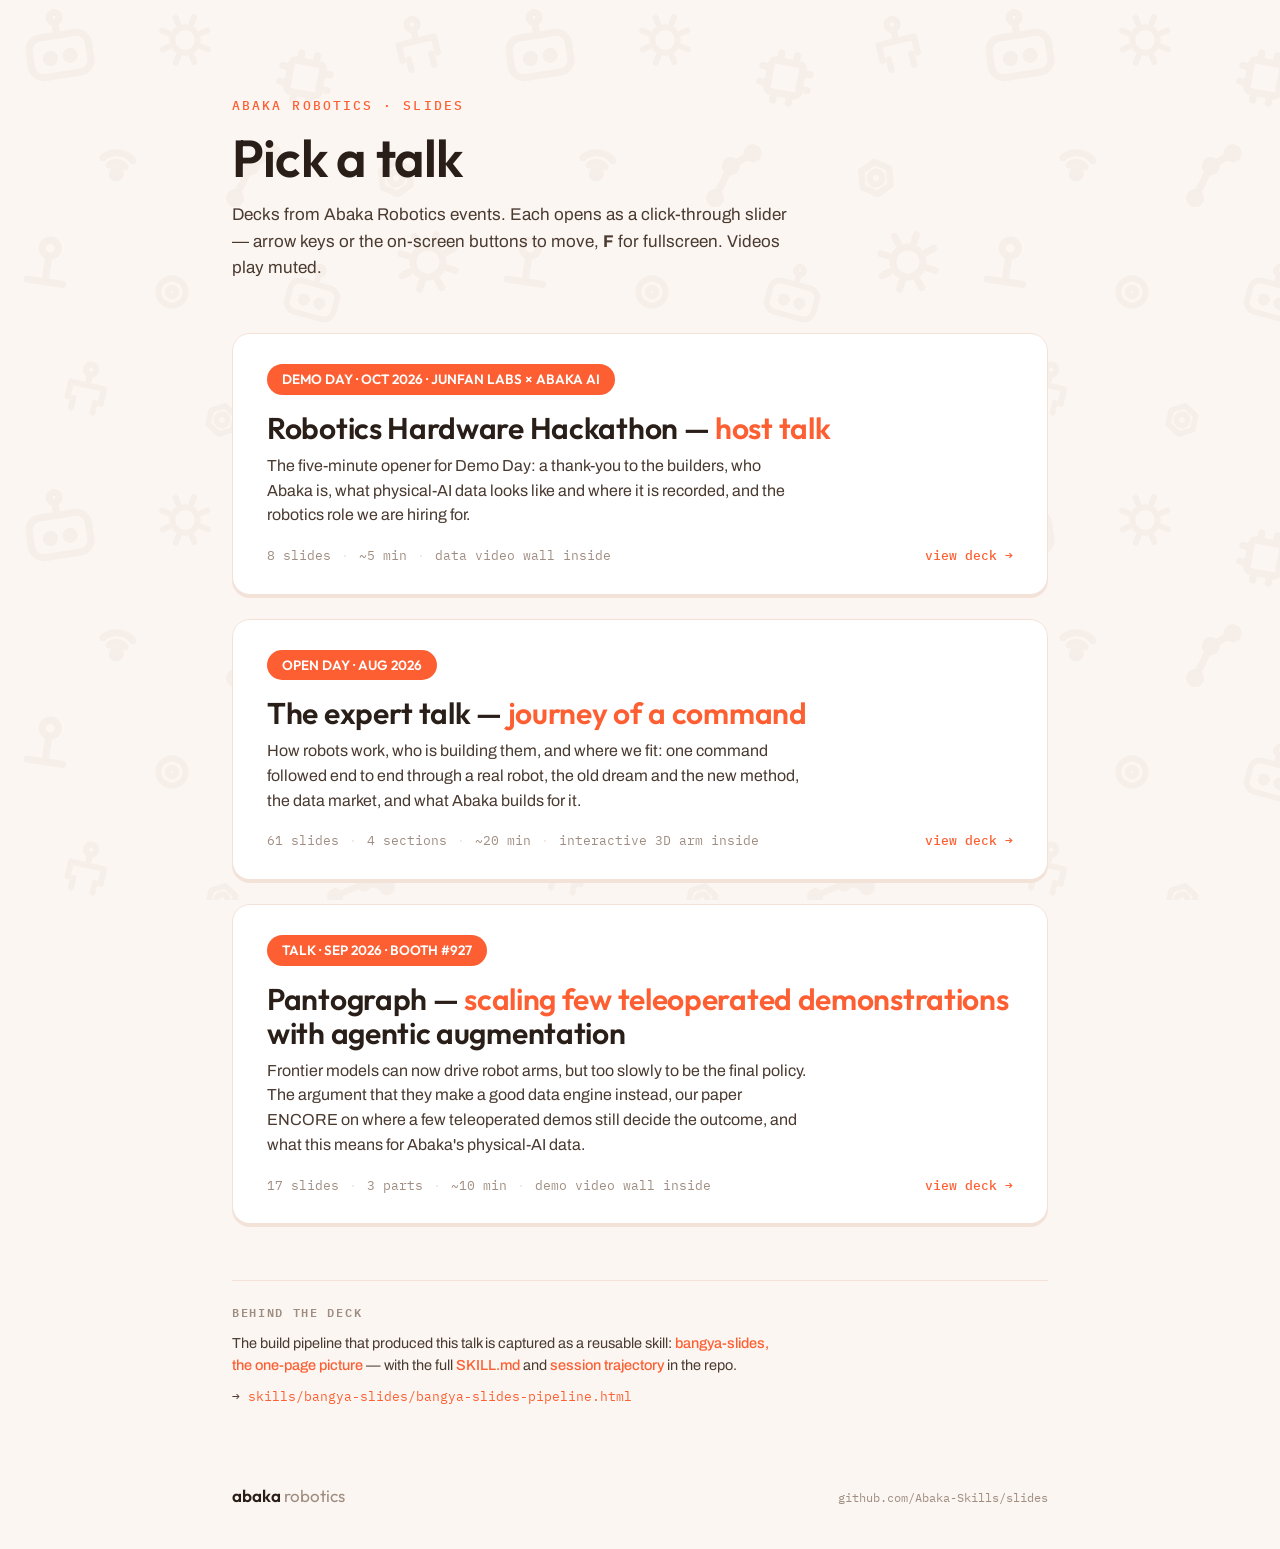
<file: index.html>
<!DOCTYPE html>
<html lang="en">
<head>
<meta charset="UTF-8">
<meta name="viewport" content="width=device-width, initial-scale=1.0">
<title>Abaka Robotics — Slides</title>
<link rel="stylesheet" href="https://fonts.googleapis.com/css2?family=Outfit:wght@400;500;600&family=Archivo:wght@400;500;600&family=IBM+Plex+Mono:wght@400;500;600&display=swap">
<style>
  :root {
    --bg: #fbf6f2;
    --ink: #2a1f18;
    --body: #4a3a30;
    --muted: #a08d82;
    --card: #ffffff;
    --line: #f3e2d8;
    --accent: #fd5f32;
    --ember: #c23f1b;
    --wm-svg: url("data:image/svg+xml,%3Csvg xmlns='http://www.w3.org/2000/svg' viewBox='0 0 480 480'%3E%3Cdefs%3E%3Cg id='h'%3E%3Crect x='-30' y='-20' width='60' height='40' rx='12'/%3E%3Cpath d='M0 -20V-32'/%3E%3Ccircle cx='0' cy='-38' r='5'/%3E%3Ccircle cx='-10' cy='2' r='4'/%3E%3Ccircle cx='10' cy='2' r='4'/%3E%3C/g%3E%3Cg id='g'%3E%3Ccircle r='15'/%3E%3Cpath d='M0 -29v8M0 21v8M-29 0h8M21 0h8M-20 -20l5.5 5.5M14.5 14.5l5.5 5.5M20 -20l-5.5 5.5M-14.5 14.5l-5.5 5.5'/%3E%3C/g%3E%3Cg id='c'%3E%3Cpath d='M-20 10V-8H20V10M-13 10v12M13 10v12M0 -8V-20'/%3E%3Ccircle cx='0' cy='-27' r='6'/%3E%3C/g%3E%3Cg id='r'%3E%3Cpath d='M-22 22L0 -6L24 -14'/%3E%3Ccircle cx='-22' cy='22' r='5.5'/%3E%3Ccircle cx='0' cy='-6' r='5.5'/%3E%3Ccircle cx='24' cy='-14' r='5.5'/%3E%3C/g%3E%3Cg id='n'%3E%3Cpath d='M18 0L9 15.6L-9 15.6L-18 0L-9 -15.6L9 -15.6Z'/%3E%3Ccircle r='7'/%3E%3C/g%3E%3Cg id='p'%3E%3Crect x='-16' y='-16' width='32' height='32' rx='4'/%3E%3Cpath d='M-16 -8h-8M-16 8h-8M16 -8h8M16 8h8M-8 -16v-8M8 -16v-8M-8 16v8M8 16v8'/%3E%3C/g%3E%3Cg id='e'%3E%3Ccircle r='16'/%3E%3Ccircle r='5'/%3E%3C/g%3E%3Cg id='j'%3E%3Cpath d='M-18 20H18M0 20V-6'/%3E%3Ccircle cx='0' cy='-14' r='8'/%3E%3C/g%3E%3Cg id='s'%3E%3Ccircle cx='0' cy='16' r='4'/%3E%3Cpath d='M-8 8A11.3 11.3 0 0 1 8 8M-15 1A21.2 21.2 0 0 1 15 1'/%3E%3C/g%3E%3C/defs%3E%3Cg fill='none' stroke='%23000' stroke-width='7' stroke-linecap='round' stroke-linejoin='round'%3E%3Cuse href='%23h' transform='translate(60 55) rotate(-9)'/%3E%3Cuse href='%23g' transform='translate(185 40) rotate(22) scale(.85)'/%3E%3Cuse href='%23p' transform='translate(305 78) rotate(11)'/%3E%3Cuse href='%23c' transform='translate(418 48) rotate(-14) scale(.9)'/%3E%3Cuse href='%23s' transform='translate(118 158) rotate(6)'/%3E%3Cuse href='%23r' transform='translate(252 172) rotate(-12)'/%3E%3Cuse href='%23n' transform='translate(396 178) rotate(24) scale(.9)'/%3E%3Cuse href='%23j' transform='translate(48 262) rotate(9)'/%3E%3Cuse href='%23e' transform='translate(172 292) scale(.85)'/%3E%3Cuse href='%23h' transform='translate(312 300) rotate(15) scale(.8)'/%3E%3Cuse href='%23g' transform='translate(428 262) rotate(-28)'/%3E%3Cuse href='%23c' transform='translate(86 392) rotate(13) scale(.85)'/%3E%3Cuse href='%23n' transform='translate(222 420) rotate(-18) scale(.8)'/%3E%3Cuse href='%23r' transform='translate(362 408) rotate(28) scale(.9)'/%3E%3C/g%3E%3C/svg%3E");
  }

  * { margin: 0; padding: 0; box-sizing: border-box; }
  html, body { height: 100%; }
  body {
    background: var(--bg);
    color: var(--ink);
    font-family: "Archivo", "Helvetica Neue", Arial, sans-serif;
    line-height: 1.55;
    display: flex; flex-direction: column;
  }

  /* robotic-glyph watermark, bottom layer, drifting very slowly */
  .wm-layer {
    position: fixed; inset: 0; z-index: 0; pointer-events: none;
    background: #b98a6f; opacity: .07;
    -webkit-mask-image: var(--wm-svg); mask-image: var(--wm-svg);
    -webkit-mask-size: 480px; mask-size: 480px;
    -webkit-mask-repeat: repeat; mask-repeat: repeat;
    animation: wm-drift 240s linear infinite;
  }
  @keyframes wm-drift {
    from { -webkit-mask-position: 0 0; mask-position: 0 0; }
    to   { -webkit-mask-position: 480px 480px; mask-position: 480px 480px; }
  }
  @media (prefers-reduced-motion: reduce) { .wm-layer { animation: none; } }

  .wrap {
    position: relative; z-index: 1;
    width: 100%; max-width: 880px; margin: 0 auto;
    padding: 96px 32px 48px;
    flex: 1; display: flex; flex-direction: column;
  }

  .eyebrow {
    font-family: "IBM Plex Mono", monospace;
    font-size: 13px; font-weight: 500; letter-spacing: .16em; text-transform: uppercase;
    color: var(--accent); margin-bottom: 14px;
  }
  h1 {
    font-family: "Outfit", sans-serif; font-size: 52px; font-weight: 600;
    letter-spacing: -.015em; line-height: 1.08; margin-bottom: 16px;
  }
  .lede { color: var(--body); font-size: 17px; max-width: 56ch; margin-bottom: 52px; }

  .talks { display: flex; flex-direction: column; gap: 24px; }
  a.talk {
    display: block; text-decoration: none; color: inherit;
    background: var(--card); border: 1px solid var(--line); border-radius: 18px;
    box-shadow: 0 3px 0 var(--line);
    padding: 30px 34px 28px;
    transition: transform .12s ease, box-shadow .12s ease, border-color .12s ease;
  }
  a.talk:hover {
    transform: translateY(-2px);
    border-color: var(--accent);
    box-shadow: 0 5px 0 var(--accent);
  }
  .talk .tag {
    display: inline-block; background: var(--accent); color: #fff;
    border-radius: 999px; font-family: "Outfit", sans-serif;
    font-weight: 600; font-size: 13.5px; padding: 5px 15px; margin-bottom: 16px;
  }
  .talk h2 {
    font-family: "Outfit", sans-serif; font-size: 30px; font-weight: 600;
    letter-spacing: -.01em; line-height: 1.15; margin-bottom: 8px;
  }
  .talk h2 b { color: var(--accent); font-weight: 600; }
  .talk p { color: var(--body); font-size: 16px; max-width: 60ch; margin-bottom: 18px; }
  .talk .meta {
    font-family: "IBM Plex Mono", monospace; font-size: 12.5px; color: var(--muted);
    display: flex; gap: 10px; flex-wrap: wrap; align-items: center;
  }
  .talk .meta i { font-style: normal; color: var(--line); }
  .talk .meta .go { color: var(--accent); font-weight: 500; margin-left: auto; }

  .aside { margin-top: 56px; border-top: 1px solid var(--line); padding-top: 22px; }
  .aside h3 {
    font-family: "IBM Plex Mono", monospace; font-size: 12px; font-weight: 600;
    letter-spacing: .14em; text-transform: uppercase; color: var(--muted);
    margin-bottom: 10px;
  }
  .aside p { color: var(--body); font-size: 14.5px; max-width: 68ch; }
  .aside a { color: var(--accent); font-weight: 500; text-decoration: none; }
  .aside a:hover { text-decoration: underline; }
  .aside .url { font-family: "IBM Plex Mono", monospace; font-size: 13px; margin-top: 10px; }
  .aside .url a { font-weight: 400; }

  footer {
    position: relative; z-index: 1;
    max-width: 880px; width: 100%; margin: 0 auto; padding: 28px 32px 40px;
    display: flex; justify-content: space-between; align-items: baseline;
  }
  footer .wm { font-family: "Outfit", sans-serif; font-size: 17px; font-weight: 600; }
  footer .wm span { color: var(--muted); font-weight: 400; }
  footer .idx { font-family: "IBM Plex Mono", monospace; font-size: 12px; color: var(--muted); }

  @media (max-width: 560px) {
    .wrap { padding-top: 64px; }
    h1 { font-size: 38px; }
    .talk h2 { font-size: 24px; }
  }
</style>
</head>
<body>
<div class="wm-layer"></div>
<div class="wrap">
  <header>
    <div class="eyebrow">abaka robotics · slides</div>
    <h1>Pick a talk</h1>
    <p class="lede">Decks from Abaka Robotics events. Each opens as a click-through slider —
      arrow keys or the on-screen buttons to move, <b>F</b> for fullscreen. Videos play muted.</p>
  </header>

  <div class="talks">
    <a class="talk" href="demo-day/">
      <span class="tag">DEMO DAY · OCT 2026 · JUNFAN LABS × ABAKA AI</span>
      <h2>Robotics Hardware Hackathon — <b>host talk</b></h2>
      <p>The five-minute opener for Demo Day: a thank-you to the builders, who Abaka is,
        what physical-AI data looks like and where it is recorded, and the robotics role we are hiring for.</p>
      <span class="meta">8 slides <i>·</i> ~5 min <i>·</i> data video wall inside
        <span class="go">view deck →</span></span>
    </a>
    <a class="talk" href="expert-talk/">
      <span class="tag">OPEN DAY · AUG 2026</span>
      <h2>The expert talk — <b>journey of a command</b></h2>
      <p>How robots work, who is building them, and where we fit: one command followed
        end to end through a real robot, the old dream and the new method, the data market,
        and what Abaka builds for it.</p>
      <span class="meta">61 slides <i>·</i> 4 sections <i>·</i> ~20 min <i>·</i> interactive 3D arm inside
        <span class="go">view deck →</span></span>
    </a>
    <a class="talk" href="pantograph/">
      <span class="tag">TALK · SEP 2026 · BOOTH #927</span>
      <h2>Pantograph — <b>scaling few teleoperated demonstrations</b> with agentic augmentation</h2>
      <p>Frontier models can now drive robot arms, but too slowly to be the final policy.
        The argument that they make a good data engine instead, our paper ENCORE on where a few
        teleoperated demos still decide the outcome, and what this means for Abaka's physical-AI data.</p>
      <span class="meta">17 slides <i>·</i> 3 parts <i>·</i> ~10 min <i>·</i> demo video wall inside
        <span class="go">view deck →</span></span>
    </a>
  </div>

  <div class="aside">
    <h3>Behind the deck</h3>
    <p>The build pipeline that produced this talk is captured as a reusable skill:
      <a href="skills/bangya-slides/bangya-slides-pipeline.html">bangya-slides, the one-page picture</a> —
      with the full <a href="https://github.com/Abaka-Skills/slides/blob/main/skills/bangya-slides/SKILL.md">SKILL.md</a>
      and <a href="https://github.com/Abaka-Skills/slides/blob/main/skills/bangya-slides/TRAJECTORY.md">session trajectory</a> in the repo.</p>
    <p class="url">→ <a href="skills/bangya-slides/bangya-slides-pipeline.html">skills/bangya-slides/bangya-slides-pipeline.html</a></p>
  </div>
</div>

<footer>
  <span class="wm">abaka <span>robotics</span></span>
  <span class="idx">github.com/Abaka-Skills/slides</span>
</footer>
</body>
</html>
</file>
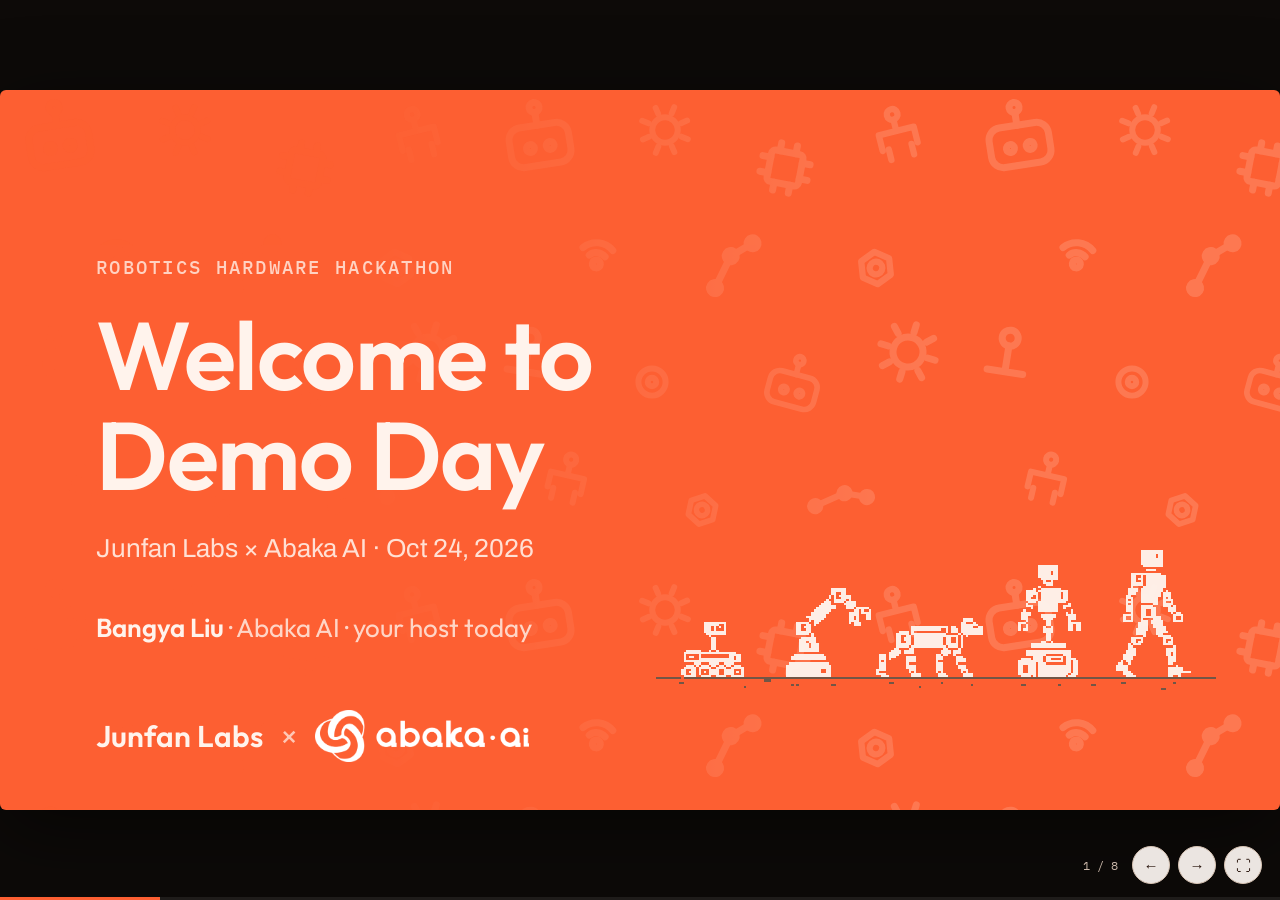
<file: demo-day/index.html>
<!DOCTYPE html>
<html lang="en">
<head>
<meta charset="UTF-8">
<meta name="viewport" content="width=device-width, initial-scale=1.0">
<title>Demo Day · Host Talk</title>
<link rel="stylesheet" href="https://fonts.googleapis.com/css2?family=Outfit:wght@400;500;600&family=Archivo:wght@400;500;600&family=IBM+Plex+Mono:wght@400;500;600&display=swap">
<link rel="stylesheet" href="deck.css">
<link rel="stylesheet" href="host.css">
</head>
<body>
<div class="deck"><div class="stage">

<!-- ===== H01 · TITLE (orange) ===== -->
<section class="slide sl-orange a-title" id="h01">
  <div class="wm-layer half-r"></div>
  <div class="eyebrow">Robotics Hardware Hackathon</div>
  <h1>Welcome to<br>Demo Day</h1>
  <div class="sub">Junfan Labs × Abaka AI · Oct 24, 2026</div>
  <div class="who">Bangya Liu <span>· Abaka AI · your host today</span></div>
  <div class="robots"><img src="assets/robots.svg" alt="Pixel robots in a row: rover, arm, quadruped, mobile manipulator, humanoid"></div>
  <div class="logos"><span>Junfan Labs</span><span class="x">×</span><img src="assets/logo_horizontal_white.png" alt="Abaka AI"></div>
</section>

<!-- ===== H02 · THANK YOU (paper, statement) ===== -->
<section class="slide sl-paper a-say" id="h02">
  <div class="wm-layer"></div>
  <div class="line">Hardware is hard. <b>Thank you for building anyway.</b></div>
  <div class="subline">Thanks to every team that brought a robot today, and to Junfan Labs for running this hackathon with us.</div>
  <div class="k-foot">
    <span class="wm">abaka ai <span>· demo day</span></span>
    <span class="cite"></span>
    <span class="idx"><b>02</b> · WELCOME</span>
  </div>
</section>

<!-- ===== H03 · WHO WE ARE (paper) ===== -->
<section class="slide sl-paper" id="h03">
  <div class="wm-layer"></div>
  <div class="k-eyebrow">Who we are</div>
  <div class="k-h2">Abaka AI is a <b>data company</b> for AI teams</div>
  <div class="mid">
  <div class="nums">
    <div class="cardK"><div class="n">1,000+</div><div class="l">AI companies we have worked with as their data partner</div></div>
    <div class="cardK"><div class="n">1M</div><div class="l">specialized annotators in our network</div></div>
    <div class="cardK"><div class="n">50+</div><div class="l">countries where that network lives and collects</div></div>
  </div>
  <div class="cycle">
    <span class="lab">the whole data lifecycle</span>
    <span class="chipK">collect</span><span class="ar">→</span>
    <span class="chipK">curate</span><span class="ar">→</span>
    <span class="chipK">annotate</span><span class="ar">→</span>
    <span class="chipK">train</span><span class="ar">→</span>
    <span class="chipK">evaluate</span>
  </div>
  </div>
  <div class="k-foot">
    <span class="wm">abaka ai <span>· demo day</span></span>
    <span class="cite">abaka.ai</span>
    <span class="idx"><b>03</b> · ABAKA</span>
  </div>
</section>

<!-- ===== H04 · MISSION (dark, poster terminal) ===== -->
<section class="slide sl-dark a-mission" id="h04">
  <div class="wm-layer"></div>
  <div class="cmd"><b>$</b> cat mission.txt</div>
  <div class="head">Internet built foundation of GPT,<br><span class="acc">we build foundation of robots.</span><span class="cursor"></span></div>
  <div class="robots"><img src="assets/robots.svg" alt="Pixel robots in a row: rover, arm, quadruped, mobile manipulator, humanoid"></div>
  <div class="k-foot">
    <span class="wm">abaka ai <span>· demo day</span></span>
    <span class="cite"></span>
    <span class="idx"><b>04</b> · MISSION</span>
  </div>
</section>

<!-- ===== H05 · PHYSICAL AI DATA WALL (dark) ===== -->
<section class="slide sl-dark a-wall" id="h05">
  <div class="wm-layer"></div>
  <h2>Human, robot and world data, <b>in one training corpus</b></h2>
  <div class="tiles c3">
    <div class="tile"><video src="assets/products/ego.mp4" muted loop playsinline></video><span>human · egocentric video</span></div>
    <div class="tile"><video src="assets/products/handpose.mp4" muted loop playsinline></video><span>human · hand pose</span></div>
    <div class="tile"><video src="assets/products/tactile.mp4" muted loop playsinline></video><span>human · tactile gloves</span></div>
    <div class="tile"><video src="assets/products/teleop.mp4" muted loop playsinline></video><span>robot · teleoperation</span></div>
    <div class="tile"><video src="assets/products/3d_indoor.mp4" muted loop playsinline></video><span>world · 3D indoor scenes</span></div>
    <div class="tile"><video src="assets/products/simulation.mp4" muted loop playsinline></video><span>world · simulation</span></div>
  </div>
  <div class="punch mono">abaka.ai/physical-ai · vision, depth, hand pose and touch, captured together</div>
</section>

<!-- ===== H06 · COVERAGE (paper) ===== -->
<section class="slide sl-paper" id="h06">
  <div class="wm-layer"></div>
  <div class="k-eyebrow">Physical AI data</div>
  <div class="k-h2">Recorded where people <b>actually work</b></div>
  <div class="cov">
    <div>
      <div class="grp">tasks · share of dataset</div>
      <div class="bars">
        <div class="r hot"><span class="lab">Retail &amp; merchandising</span><span class="trk"><span class="bar" style="--w:95%"></span></span><span class="val">20.9%</span></div>
        <div class="r hot"><span class="lab">Cooking &amp; meals</span><span class="trk"><span class="bar" style="--w:86.8%"></span></span><span class="val">19.1%</span></div>
        <div class="r"><span class="lab">Cleaning &amp; sanitation</span><span class="trk"><span class="bar" style="--w:75.5%"></span></span><span class="val">16.6%</span></div>
        <div class="r"><span class="lab">Storage &amp; organization</span><span class="trk"><span class="bar" style="--w:61.4%"></span></span><span class="val">13.5%</span></div>
        <div class="r"><span class="lab">Assembly &amp; manufacturing</span><span class="trk"><span class="bar" style="--w:54.1%"></span></span><span class="val">11.9%</span></div>
        <div class="r"><span class="lab">Dressing &amp; textile</span><span class="trk"><span class="bar" style="--w:41.8%"></span></span><span class="val">9.2%</span></div>
        <div class="r"><span class="lab">Logistics &amp; care</span><span class="trk"><span class="bar" style="--w:40%"></span></span><span class="val">8.8%</span></div>
      </div>
    </div>
    <div>
      <div class="grp">scenes</div>
      <div class="scenes">
        <div style="flex:45; background:var(--orange);"><b>45%</b><span>home</span></div>
        <div style="flex:35.5; background:#f0855f;"><b>35.5%</b><span>commercial</span></div>
        <div style="flex:19.5; background:#c9a491;"><b>19.5%</b><span>factory</span></div>
      </div>
      <div class="grp" style="margin-top:30px;">countries</div>
      <div class="chips">
        <span class="chipK">United States<em>28.7</em></span>
        <span class="chipK">India<em>20.5</em></span>
        <span class="chipK">Nigeria<em>8.0</em></span>
        <span class="chipK">Kenya<em>7.3</em></span>
        <span class="chipK">Brazil<em>5.6</em></span>
        <span class="chipK">Canada<em>4.4</em></span>
        <span class="chipK">United Kingdom<em>3.7</em></span>
        <span class="chipK">Egypt<em>2.9</em></span>
        <span class="chipK">Philippines<em>1.4</em></span>
        <span class="chipK">Indonesia<em>1.3</em></span>
        <span class="chipK">Argentina<em>1.1</em></span>
        <span class="chipK">Pakistan<em>0.9</em></span>
        <span class="chipK">others<em>14.3</em></span>
      </div>
    </div>
  </div>
  <div class="k-foot">
    <span class="wm">abaka ai <span>· demo day</span></span>
    <span class="cite">abaka.ai/physical-ai · dataset diversity, % of dataset</span>
    <span class="idx"><b>06</b> · PHYSICAL AI</span>
  </div>
</section>

<!-- ===== H07 · HIRING (paper) ===== -->
<section class="slide sl-paper a-hire" id="h07">
  <div class="wm-layer"></div>
  <div class="k-eyebrow">We're hiring</div>
  <div class="k-h2">Machine Learning Engineer, <b>Robotics</b></div>
  <div class="hire">
    <div>
      <div class="blk">
        <div class="grp">you will</div>
        <ul class="k-list">
          <li><b>Build the data pipeline</b> <small>video, robot logs, teleop, 3D scans → training data</small></li>
          <li><b>Validate and curate</b> <small>measured checks, dedup, filtering, scoring, mixing</small></li>
          <li><b>Train and evaluate policies</b> <small>imitation, diffusion, WAM, VLA, RL → which data actually helps</small></li>
        </ul>
      </div>
      <div class="blk">
        <div class="grp">why abaka</div>
        <ul class="k-list">
          <li><b>Abaka Robotics Lab:</b> real robots onsite, down the hall</li>
          <li><b>Close to academia:</b> deep collaboration with top labs</li>
        </ul>
      </div>
      <div class="blk">
        <div class="grp">we look for</div>
        <ul class="k-list">
          <li>MS, PhD or an exceptional BS in robotics, CS, EE, ME or related</li>
          <li>1–3 years hands-on with <b>real robots</b>; ML, robotics and 3D vision fundamentals</li>
        </ul>
      </div>
    </div>
    <div class="qrbox">
      <div class="qr"><img src="assets/qr/apply.svg" alt="QR code: apply as a Demo Day attendee"></div>
      <div class="t">Scan to apply</div>
      <div class="s">Open only to today's attendees.<br>Not this role? abaka.ai/careers</div>
    </div>
  </div>
  <div class="k-foot">
    <span class="wm">abaka ai <span>· demo day</span></span>
    <span class="cite">also hiring for other positions</span>
    <span class="idx"><b>07</b> · HIRING</span>
  </div>
</section>

<!-- ===== H08 · CLOSE (orange, four QR codes) ===== -->
<section class="slide sl-orange a-close qrs" id="h08">
  <div class="wm-layer half-r"></div>
  <h1>Let's see the demos.</h1>
  <div class="say">Come find me after. Happy to talk robots, data, or the job.</div>
  <div class="qrrow">
    <div class="q"><img src="assets/qr/home.svg" alt="QR code: abaka.ai"><div class="t">Abaka AI</div><div class="u">abaka.ai</div></div>
    <div class="q"><img src="assets/qr/li_company.svg" alt="QR code: Abaka AI on LinkedIn"><div class="t">Abaka AI on LinkedIn</div><div class="u">/company/abaka-ai</div></div>
    <div class="q"><img src="assets/qr/li_bangya.svg" alt="QR code: Bangya Liu on LinkedIn"><div class="t">Bangya on LinkedIn</div><div class="u">/in/neutrinoliu</div></div>
    <div class="q hot"><img src="assets/qr/apply.svg" alt="QR code: apply as a Demo Day attendee"><div class="t">Apply today</div><div class="u">attendees only</div></div>
  </div>
</section>

</div></div>
<div class="hud">
  <span class="cnt mono"></span>
  <button class="prev" title="previous">←</button>
  <button class="next" title="next">→</button>
  <button class="fs" title="fullscreen (F)">⛶</button>
</div>
<div class="progress"><i></i></div>
<script src="deck.js"></script>
</body>
</html>
</file>
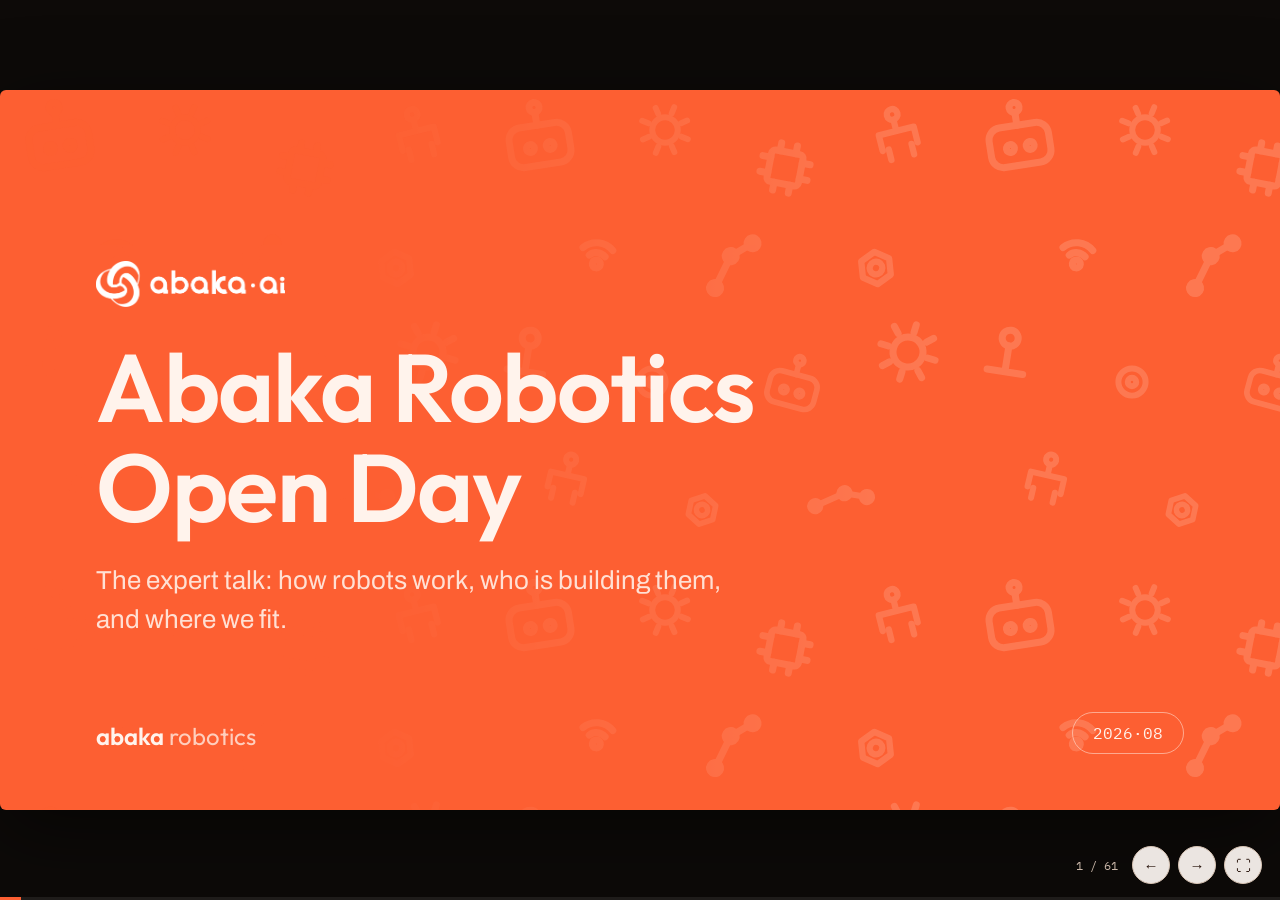
<file: expert-talk/index.html>
<!DOCTYPE html>
<html lang="en">
<head>
<meta charset="UTF-8">
<meta name="viewport" content="width=device-width, initial-scale=1.0">
<title>Abaka Open Day — Expert Talk</title>
<link rel="stylesheet" href="https://fonts.googleapis.com/css2?family=Outfit:wght@400;500;600&family=Archivo:wght@400;500;600&family=IBM+Plex+Mono:wght@400;500;600&display=swap">
<link rel="stylesheet" href="deck.css">
</head>
<body>
<div class="deck"><div class="stage">
<!-- ===== T01 · TITLE (orange) ===== -->
<section class="slide sl-orange a-title" id="t01">
  <div class="wm-layer half-r"></div>
  <img src="assets/collected/market/abaka_white.png" alt="Abaka" style="height:46px; width:auto; align-self:flex-start; margin-bottom:30px;">
  <h1>Abaka Robotics Open Day</h1>
  <div class="sub">The expert talk: how robots work, who is building them, and where we fit.</div>
  <div class="foot">abaka <span>robotics</span></div>
  <div class="date mono">2026·08</div>
</section>

<!-- ===== T02 · AGENDA (paper) ===== -->
<section class="slide sl-paper a-agenda" id="t02">
  <div class="wm-layer"></div>
  <div class="k-eyebrow">This afternoon</div>
  <div class="k-h2">Three ways to meet the robots</div>
  <div class="cards">
    <div class="cardK"><span class="pillK">20 min</span><h3>Expert talk</h3><p>How robots learn, the data market around them, and what Abaka builds for it.</p><p class="more">four parts: one command end to end · old dream, new method · the market · us</p></div>
    <div class="cardK"><span class="chipK">10 min</span><h3>Robotics demo</h3><p>Live planning and execution in the demo session: cubes picked, stacked, handed over.</p><p class="more">Yifan runs Pantograph on the real ALOHA rig</p></div>
    <div class="cardK"><span class="chipK">30 min</span><h3>Hands on</h3><p>Tactile gloves, VR hand tracking, and teleoperating ALOHA yourself.</p><p class="more">three stations, rotate freely · Zack and Yifan will be around</p></div>
  </div>
  <div class="k-foot">
    <span class="wm">abaka <span>robotics</span></span>
    <span class="cite"></span>
    <span class="idx"><b>T·02</b> · AGENDA</span>
  </div>
</section>

<!-- ===== D1 · DIVIDER (orange) ===== -->
<section class="slide sl-orange a-div" id="d1">
  <div class="wm-layer half-r"></div>
  <div class="num mono">SECTION 01 / 04</div>
  <h1>Journey of a command</h1>
  <div class="sub">One command, followed all the way through a real robot.</div>
  <div class="dots"><i class="on"></i><i></i><i></i><i></i><span class="mono">JOURNEY · NARRATIVE · MARKET · ABAKA</span></div>
</section>
<!-- ===== J·CMD · the hook + typed command (paper) ===== -->
<section class="slide sl-paper" id="j-cmd">
  <div class="wm-layer"></div>
  <div class="k-eyebrow">Section 1 · The journey</div>
  <div class="k-h2">Follow one command <b>all the way through</b></div>
  <div style="flex:1; display:flex; flex-direction:column; justify-content:center; gap:28px;">
    <div class="termK" style="font-size:30px; padding:28px 34px;">
      <span class="p">$</span> <span data-type="clean the kitchen"></span><span class="cursor"></span>
    </div>
    <ul class="k-list">
      <li>No scripting, no waypoints, no reset. <b>A sentence is the whole interface.</b></li>
      <li>Any granularity works: “clean the kitchen” · “put the dishes in the sink” · “pick up the spoon”.</li>
      <li>We trace it through one real system: <b>π0.5</b>, which cleans homes it has never seen.</li>
    </ul>
  </div>
  <div class="k-foot">
    <span class="wm">abaka <span>robotics</span></span>
    <span class="cite">π0.5 — Physical Intelligence · arXiv:2504.16054 · pi.website/blog/pi05</span>
    <span class="idx"><b>J·01</b> · JOURNEY</span>
  </div>
</section>

<!-- ===== J·ROBOT · the hardware (paper, figure mount) ===== -->
<section class="slide sl-paper a-fig" id="j-robot">
  <div class="wm-layer"></div>
  <div class="k-eyebrow">Section 1 · The journey</div>
  <div class="k-h2">The robot that takes it</div>
  <div class="body">
    <div class="mount">
      <div class="mbox">
        <img class="fit" src="assets/collected/papers/pi05_fig5_robot_hardware.png" alt="pi0.5 robot hardware overview">
      </div>
      <div class="cap"><b>FIG</b> — π0.5 mobile manipulators · Physical Intelligence, paper Fig 5</div>
    </div>
    <div class="pts">
      <ul class="k-list">
        <li><b>Two 6-DoF arms</b> with parallel grippers.</li>
        <li>A wheeled base and a torso lift, so it can drive and reach.</li>
        <li><b>Four RGB cameras</b>: forward, backward, one on each wrist.</li>
        <li>No lidar, no depth sensors for manipulation. Cameras only, like us.</li>
      </ul>
    </div>
  </div>
  <div class="k-foot">
    <span class="wm">abaka <span>robotics</span></span>
    <span class="cite">π0.5 — arXiv:2504.16054, Fig 5</span>
    <span class="idx"><b>J·02</b> · JOURNEY</span>
  </div>
</section>

<!-- ===== J·SYS · the pi0.5 system at a glance (paper, figure mount) ===== -->
<section class="slide sl-paper a-fig" id="j-sys">
  <div class="wm-layer"></div>
  <div class="k-eyebrow">Section 1 · The journey</div>
  <div class="k-h2">The π0.5 system, <b>at a glance</b></div>
  <div class="body">
    <div class="mount">
      <div class="mbox"><img class="fit" src="assets/collected/papers/pi05_fig3_model_overview.png" alt="pi0.5 model and training overview"></div>
      <div class="cap"><b>FIG</b> — the whole system on one page · π0.5 paper, Fig 3</div>
    </div>
    <div class="pts">
      <ul class="k-list">
        <li>One model with two jobs. The <b>backbone</b> is a vision-language model, pretrained on the web.</li>
        <li>Job one: read the cameras and the command, write the next subtask <b>in words</b>.</li>
        <li>Job two: a small add-on, the <b>“action expert”</b>, turns that subtask into joint motions.</li>
        <li>The next slides walk this picture left to right: what it senses, how it decides, how it moves.</li>
      </ul>
    </div>
  </div>
  <div class="k-foot">
    <span class="wm">abaka <span>robotics</span></span>
    <span class="cite">π0.5 — arXiv:2504.16054, Fig 3</span>
    <span class="idx"><b>J·03</b> · JOURNEY</span>
  </div>
</section>

<!-- ===== J·SENSE · four-camera wall (cinema) ===== -->
<section class="slide sl-dark a-wall" id="j-sense">
  <div class="wm-layer"></div>
  <h2>What it senses, <b>all at once</b></h2>
  <div class="tiles" style="grid-template-columns:repeat(3,1fr);">
    <div class="tile"><video src="assets/collected/pi/pi05_robotview_kitchen_left.mp4" muted loop playsinline preload="none"></video><span>left wrist camera</span><span class="detail">close-range view for the final centimeters of a grasp</span></div>
    <div class="tile"><video src="assets/collected/pi/pi05_robotview_kitchen_base.mp4" muted loop playsinline preload="none"></video><span>base camera · kitchen run · 5×</span><span class="detail">mounted between the arms, facing the work</span></div>
    <div class="tile"><video src="assets/collected/pi/pi05_robotview_kitchen_right.mp4" muted loop playsinline preload="none"></video><span>right wrist camera</span><span class="detail">each wrist watches its own hand work</span></div>
  </div>
  <div class="punch mono">→ three cameras, one kitchen run, one moment — plus its joint angles, read as text tokens.</div>
  <div class="k-foot">
    <span class="wm">abaka <span>robotics</span></span>
    <span class="cite">footage © Physical Intelligence · pi.website/blog/pi05</span>
    <span class="idx"><b>J·04</b> · JOURNEY</span>
  </div>
</section>

<!-- ===== J·SUB · high-level step (paper, figure mount) ===== -->
<section class="slide sl-paper a-fig" id="j-sub">
  <div class="wm-layer"></div>
  <div class="k-eyebrow">Section 1 · The journey</div>
  <div class="k-h2">First, it writes the next step <b>in words</b></div>
  <div class="body" style="flex-direction:column; gap:16px;">
    <div class="mount" style="width:100%; flex:1.4;">
      <div class="mbox"><img class="fit" src="assets/collected/papers/pi05_fig2_filmstrip.png" alt="pi0.5 kitchen cleaning film strip with predicted subtasks"></div>
      <div class="cap"><b>FIG</b> — one real run, full width: under each frame, the subtask the model wrote for itself · π0.5 paper, Fig 2</div>
    </div>
    <div style="display:grid; grid-template-columns:1fr 1fr 1fr; gap:14px;">
      <div class="cardK" style="padding:14px 18px;"><p style="font-size:15.5px; color:#4a3a30;">Given “clean the kitchen”, it first outputs text: <b style="color:#26120a;">“put the dishes in the sink”</b>, then “pick up the plate”.</p></div>
      <div class="cardK" style="padding:14px 18px;"><p style="font-size:15.5px; color:#4a3a30;">A 10–15 minute chore is too long for pure reflexes. Writing the next step keeps it on track.</p></div>
      <div class="cardK" style="padding:14px 18px;"><p style="font-size:15.5px; color:#4a3a30;">Its own subtask choices scored <b style="color:#26120a;">better than a human expert</b> picking subtasks for it.</p></div>
    </div>
  </div>
  <div class="k-foot">
    <span class="wm">abaka <span>robotics</span></span>
    <span class="cite">π0.5 — arXiv:2504.16054, Fig 2 &amp; Fig 13 (high-level ablations)</span>
    <span class="idx"><b>J·05</b> · JOURNEY</span>
  </div>
</section>

<!-- ===== J·WEB · common sense from the internet (paper, split) ===== -->
<section class="slide sl-paper a-split" id="j-web">
  <div class="wm-layer"></div>
  <div class="k-eyebrow">Section 1 · The journey</div>
  <div class="k-h2">Its common sense comes from <b>the internet</b></div>
  <div class="body">
    <div class="left">
      <ul class="k-list">
        <li>In the kitchen it tells a plate from a sponge without being told. That knowledge is not in the robot data.</li>
        <li>PI tested this with odd requests: “pick up the sunscreen.” It works, though <b>no robot ever touched sunscreen</b> in training. The words came from web pretraining.</li>
        <li>Take the web data away and performance on unfamiliar objects drops from <b>~94% to ~74%</b>.</li>
      </ul>
    </div>
    <div class="right">
      <div class="mount">
        <div class="mbox"><img class="fit" src="assets/collected/pi/pi05_multimodal_web_data.jpg" alt="multimodal web data co-training example"></div>
        <div class="cap"><b>FIG</b> — a web-data training example beside robot data · Physical Intelligence</div>
      </div>
    </div>
  </div>
  <div class="k-foot">
    <span class="wm">abaka <span>robotics</span></span>
    <span class="cite">π0.5 ablations — arXiv:2504.16054 · OOD figures read from pi.website/blog/pi05 charts</span>
    <span class="idx"><b>J·06</b> · JOURNEY</span>
  </div>
</section>

<!-- ===== J·CHUNK · action chunk + scrubber (paper, figure mount) ===== -->
<section class="slide sl-paper a-fig" id="j-chunk">
  <div class="wm-layer"></div>
  <div class="k-eyebrow">Section 1 · The journey</div>
  <div class="k-h2">Then words become an <b>action chunk</b></div>
  <div class="body">
    <div class="mount">
      <div class="mbox"><video src="assets/collected/pi/pi05_dishes_in_sink_5x.mp4" muted loop playsinline preload="none"></video></div>
      <div class="scrub">
        <div class="ticks">
          <i></i><i></i><i></i><i></i><i></i><i></i><i></i><i></i><i></i><i></i>
          <i></i><i></i><i></i><i></i><i></i><i></i><i></i><i></i><i></i><i></i>
          <i></i><i></i><i></i><i></i><i></i><i></i><i></i><i></i><i></i><i></i>
          <i></i><i></i><i></i><i></i><i></i><i></i><i></i><i></i><i></i><i></i>
          <i></i><i></i><i></i><i></i><i></i><i></i><i></i><i></i><i></i><i></i>
          <div class="head"></div>
        </div>
        <div class="lab"><span>step 1</span><span>one chunk = 50 steps = 1 second of motion</span><span>step 50</span></div>
        <div class="nums">-1.70 · 1.25 · 3.14 · 1.42 · 0.88 · … 18–19 targets per step, 50 Hz</div>
      </div>
      <div class="cap"><b>VID</b> — dishes into the sink, 5× · © Physical Intelligence · chunking idea: ACT, Zhao et al.</div>
    </div>
    <div class="pts">
      <ul class="k-list">
        <li>A 300M-parameter “action expert” expands the subtask into <b>50 timesteps at once</b>.</li>
        <li>Each step is 18–19 numbers: targets for both arms, grippers, torso, base.</li>
        <li>Predict one second, execute it, look again, predict the next.</li>
      </ul>
    </div>
  </div>
  <div class="k-foot">
    <span class="wm">abaka <span>robotics</span></span>
    <span class="cite">action chunking — ACT, arXiv:2304.13705 · π0.5 flow-matching action expert — arXiv:2504.16054</span>
    <span class="idx"><b>J·07</b> · JOURNEY</span>
  </div>
</section>

<!-- ===== J·E2E · end to end (cinema) ===== -->
<section class="slide sl-dark a-cine" id="j-e2e">
  <div class="bleed">
    <video src="assets/collected/pi/pi05_training_inference_explainer.mp4" muted loop playsinline preload="none" data-start="16" style="object-fit:contain; background:#14100d;"></video>
    <div class="shade"></div>
  </div>
  <div class="wm-layer half-l"></div>
  <div class="cineidx mono">J·08 · JOURNEY</div>
  <div class="cinecap"><span class="tag">ONE MODEL</span><span class="txt">prompt → subtask → joint angles. No motion planner, no collision checker in between.</span></div>
  <div class="cinecred">animation © Physical Intelligence · pi.website/blog/pi05</div>
</section>

<!-- ===== J·EMBODY · numbers become motion (paper, split) ===== -->
<section class="slide sl-paper a-split" id="j-embody">
  <div class="wm-layer"></div>
  <div class="k-eyebrow">Section 1 · The journey</div>
  <div class="k-h2">Then the <b>body</b> takes over</div>
  <div class="body">
    <div class="left">
      <ul class="k-list">
        <li>The numbers are joint <b>targets</b>, not motion. Each joint closes its own gap.</li>
        <li>An <b>encoder</b> measures the real angle; a <b>PD controller</b> compares it to the target, thousands of times per second.</li>
        <li>The controller drives current into the <b>motor</b>; a gearbox turns it into torque.</li>
        <li>Grippers are one motor each; the base turns velocity targets into wheel speeds.</li>
      </ul>
    </div>
    <div class="right">
      <div class="mount" style="flex:1">
        <div class="mbox" style="background:#fff; display:flex; align-items:center;">
          <svg viewBox="0 0 560 168" style="width:100%; height:auto;" xmlns="http://www.w3.org/2000/svg">
            <style>
              .cbox { fill:#fff; stroke:#e8d3c6; stroke-width:2; rx:14; }
              .clab { font:600 15px Outfit, Archivo, sans-serif; fill:#26120a; }
              .csub { font:11px "IBM Plex Mono", monospace; fill:#a08d82; }
              .cwire { stroke:#fd5f32; stroke-width:3; fill:none; stroke-dasharray:8 7; animation: flow 1.1s linear infinite; }
              .cback { stroke:#a08d82; stroke-width:2.5; fill:none; stroke-dasharray:3 6; animation: flow 1.6s linear infinite reverse; }
              @keyframes flow { to { stroke-dashoffset:-15; } }
            </style>
            <rect class="cbox" x="10" y="30" width="118" height="62" rx="14"/>
            <text class="clab" x="24" y="57">target</text><text class="csub" x="24" y="76">from the chunk</text>
            <rect class="cbox" x="170" y="30" width="118" height="62" rx="14"/>
            <text class="clab" x="184" y="57">PD control</text><text class="csub" x="184" y="76">gap → current</text>
            <rect class="cbox" x="330" y="30" width="100" height="62" rx="14"/>
            <text class="clab" x="344" y="57">motor</text><text class="csub" x="344" y="76">+ gearbox</text>
            <rect class="cbox" x="462" y="30" width="88" height="62" rx="14"/>
            <text class="clab" x="476" y="57">joint</text><text class="csub" x="476" y="76">moves</text>
            <path class="cwire" d="M128 61 H170"/><path class="cwire" d="M288 61 H330"/><path class="cwire" d="M430 61 H462"/>
            <path class="cback" d="M506 92 V130 H229 V92"/>
            <text class="csub" x="130" y="152">encoder reads the real angle back, thousands of times a second</text>
          </svg>
        </div>
        <div class="cap"><b>FIG</b> — one joint's control loop: PD tracking, as π0.5 uses (no extra planning below the network)</div>
      </div>
      <div class="mount">
        <div class="mbox" style="background:#fff; display:flex; align-items:center; min-height:120px;">
          <svg viewBox="0 0 560 150" style="width:100%; height:auto;" xmlns="http://www.w3.org/2000/svg">
            <style>
              .al { stroke:#26120a; stroke-width:10; stroke-linecap:round; }
              .ag { stroke:#e8d3c6; stroke-width:10; stroke-linecap:round; stroke-dasharray:2 14; }
              .aj { fill:#fff; stroke:#fd5f32; stroke-width:5; }
              .at { font:11px "IBM Plex Mono", monospace; fill:#a08d82; }
              .sw { transform-origin: 300px 108px; animation: reach 2.6s ease-in-out infinite alternate; }
              @keyframes reach { from { transform: rotate(34deg); } to { transform: rotate(-6deg); } }
            </style>
            <line class="al" x1="180" y1="108" x2="300" y2="108"/>
            <line class="ag" x1="300" y1="108" x2="418" y2="42"/>
            <g class="sw"><line class="al" x1="300" y1="108" x2="418" y2="42"/><circle class="aj" cx="418" cy="42" r="9"/></g>
            <circle class="aj" cx="180" cy="108" r="11"/>
            <circle class="aj" cx="300" cy="108" r="11"/>
            <text class="at" x="164" y="138">joint 1</text>
            <text class="at" x="286" y="138">joint 2 — chasing its target</text>
            <text class="at" x="420" y="24">target pose (dotted)</text>
          </svg>
        </div>
        <div class="cap"><b>FIG</b> — the same idea on an articulated arm: each joint swings until it matches its target angle</div>
      </div>
    </div>
  </div>
  <div class="k-foot">
    <span class="wm">abaka <span>robotics</span></span>
    <span class="cite">π0.5 — arXiv:2504.16054: “targets are tracked with simple PD controllers, without any additional trajectory planning or collision detection”</span>
    <span class="idx"><b>J·09</b> · JOURNEY</span>
  </div>
</section>

<!-- ===== J·PLAY · playable model (paper, figure mount + live iframe) ===== -->
<section class="slide sl-paper a-fig" id="j-play">
  <div class="wm-layer"></div>
  <div class="k-eyebrow">Section 1 · The journey</div>
  <div class="k-h2">Try the joints <b>yourself</b></div>
  <div class="body">
    <div class="mount">
      <div class="mbox" style="position:relative;">
        <canvas id="panda-gl" style="width:100%; height:100%; display:block;"></canvas>
        <span id="panda-ro" class="mono" style="position:absolute; right:12px; bottom:10px; font-size:10px; color:#cbb8aa;"></span>
      </div>
      <div class="cap"><b>3D · LIVE</b> — a real Franka Panda, rendered in this slide: move the cursor and the hand follows, click the canvas to grip · franka_description (Apache-2.0)</div>
    </div>
    <div class="pts">
      <ul class="k-list">
        <li>Every number in the action chunk is one of these joints. This arm has seven.</li>
        <li>Move your cursor and the hand follows; the elbow finds its own path. That path is what the numbers encode.</li>
        <li>In the experience session you'll drive our real ALOHA the same way.</li>
      </ul>
    </div>
  </div>
  <div class="k-foot">
    <span class="wm">abaka <span>robotics</span></span>
    <span class="cite">arm mesh — frankaemika/franka_description (Apache-2.0) · rendered in three.js, local embed</span>
    <span class="idx"><b>J·10</b> · JOURNEY</span>
  </div>
</section>

<!-- ===== J·CAPS · lead page for the capability clips (paper) ===== -->
<section class="slide sl-paper a-tax" id="j-caps">
  <div class="wm-layer"></div>
  <div class="k-eyebrow">Section 1 · The journey</div>
  <div class="k-h2">Four things today's models can already do</div>
  <div class="cards" style="grid-template-columns:repeat(4,1fr);">
    <div class="cardK"><span class="tag">CLIP · 1</span><h3>Recover</h3><p>Someone undoes its work mid-task. It looks again and retries.</p><p class="more">π0.5 · the closed loop at work</p></div>
    <div class="cardK"><span class="tag">CLIP · 2</span><h3>Remember</h3><p>It keeps track of what already happened, up to 15 minutes back.</p><p class="more">MEM, Mar 2026</p></div>
    <div class="cardK"><span class="tag">CLIP · 3</span><h3>Practice</h3><p>It learns from its own attempts, without new demonstrations.</p><p class="more">π*0.6 + RECAP, Nov 2025</p></div>
    <div class="cardK"><span class="tag">CLIP · 4</span><h3>Carry over</h3><p>A skill learned on one robot works on another.</p><p class="more">π0.7, Apr 2026</p></div>
  </div>
  <div class="kpirow"><span class="l">One clip for each, next. All real footage, all published by Physical Intelligence.</span></div>
  <div class="k-foot">
    <span class="wm">abaka <span>robotics</span></span>
    <span class="cite">pi.website — blog/pi05 · research/memory · blog/pistar06 · blog/pi07</span>
    <span class="idx"><b>J·11</b> · JOURNEY</span>
  </div>
</section>

<!-- ===== J·LOOP · perturbation (cinema) ===== -->
<section class="slide sl-dark a-cine" id="j-loop">
  <div class="bleed">
    <video src="assets/collected/pi/pi05_messing_dishes_in_sink_10x.mp4" muted loop playsinline preload="none"></video>
    <div class="shade"></div>
  </div>
  <div class="wm-layer half-l"></div>
  <div class="cineidx mono">J·12 · JOURNEY</div>
  <div class="cinecap"><span class="tag">THE LOOP</span><span class="txt">someone keeps knocking the dishes away — it looks again and retries · 10×</span></div>
  <div class="cinecred">footage © Physical Intelligence · pi.website/blog/pi05 (failure clips are published too)</div>
</section>

<!-- ===== J·MEM · since then: memory (cinema) ===== -->
<section class="slide sl-dark a-cine" id="j-mem">
  <div class="bleed">
    <video src="assets/collected/pi/mem_grilled_cheese.mp4" muted loop playsinline preload="none"></video>
    <div class="shade"></div>
  </div>
  <div class="wm-layer half-l"></div>
  <div class="cineidx mono">J·13 · SINCE π0.5 — 1/3</div>
  <div class="cinecap"><span class="tag">MEMORY</span><span class="txt">MEM keeps up to 15 minutes of context — and changes plan after a failure instead of repeating it</span></div>
  <div class="cinecred">MEM, Mar 2026 · © Physical Intelligence · pi.website/research/memory</div>
</section>

<!-- ===== J·RECAP · since then: experience (cinema) ===== -->
<section class="slide sl-dark a-cine" id="j-recap">
  <div class="bleed">
    <video src="assets/collected/pi/recap_cafe_100x.mp4" muted loop playsinline preload="none"></video>
    <div class="shade"></div>
  </div>
  <div class="wm-layer half-l"></div>
  <div class="cineidx mono">J·14 · SINCE π0.5 — 2/3</div>
  <div class="cinecap"><span class="tag">PRACTICE</span><span class="txt">π*0.6 learns from its own attempts — espresso in a real cafe, 5:30 to 23:30, at 100×</span></div>
  <div class="cinecred">π*0.6 + RECAP, Nov 2025 · © Physical Intelligence · pi.website/blog/pistar06</div>
</section>

<!-- ===== J·PI07 · since then: transfer (cinema) ===== -->
<section class="slide sl-dark a-cine" id="j-pi07">
  <div class="bleed">
    <video src="assets/collected/pi/pi07_ur5_shirt_folding.mp4" muted loop playsinline preload="none"></video>
    <div class="shade"></div>
  </div>
  <div class="wm-layer half-l"></div>
  <div class="cineidx mono">J·15 · SINCE π0.5 — 3/3</div>
  <div class="cinecap"><span class="tag">TRANSFER</span><span class="txt">π0.7 folds laundry on a robot that had no laundry training data at all</span></div>
  <div class="cinecred">π0.7, Apr 2026 · © Physical Intelligence · pi.website/blog/pi07</div>
</section>

<!-- ===== J·CIRC · the circuit (paper) ===== -->
<section class="slide sl-paper a-circ" id="j-circ">
  <div class="wm-layer"></div>
  <div class="k-eyebrow">Section 1 · The journey</div>
  <div class="k-h2">Every system here is the <b>same loop</b></div>
  <div class="ringwrap">
    <svg viewBox="0 0 660 400" xmlns="http://www.w3.org/2000/svg">
      <style>
        .rnode { fill:#fff; stroke:#f3e2d8; stroke-width:2; }
        .rlab { font:600 21px Outfit, Archivo, sans-serif; fill:#26120a; text-anchor:middle; }
        .rsub { font:12px "IBM Plex Mono", monospace; fill:#a08d82; text-anchor:middle; }
        .rarc { stroke:#fd5f32; stroke-width:4; fill:none; stroke-linecap:round; }
        .rpulse { stroke:#ffd2c2; stroke-width:4; fill:none; stroke-linecap:round; stroke-dasharray: 30 999; animation: orbit 3.2s linear infinite; }
        @keyframes orbit { to { stroke-dashoffset: -1029; } }
        .rback { stroke:#a08d82; stroke-width:2.5; fill:none; stroke-dasharray:4 7; }
        .rblab { font:12.5px "IBM Plex Mono", monospace; fill:#a08d82; text-anchor:middle; }
      </style>
      <path id="ring" class="rarc" d="M330 58 A 172 142 0 1 1 329.9 58" />
      <path class="rpulse" d="M330 58 A 172 142 0 1 1 329.9 58" />
      <g>
        <rect class="rnode" x="245" y="18" width="170" height="76" rx="18"/>
        <text class="rlab" x="330" y="52">policy</text><text class="rsub" x="330" y="74">decides</text>
      </g>
      <g>
        <rect class="rnode" x="470" y="270" width="180" height="76" rx="18"/>
        <text class="rlab" x="560" y="304">embodiment</text><text class="rsub" x="560" y="326">the body executes</text>
      </g>
      <g>
        <rect class="rnode" x="10" y="270" width="180" height="76" rx="18"/>
        <text class="rlab" x="100" y="304">environment</text><text class="rsub" x="100" y="326">the world changes</text>
      </g>
      <text class="rblab" x="330" y="238">observations flow back</text>
    </svg>
  </div>
  <div class="k-foot">
    <span class="wm">abaka <span>robotics</span></span>
    <span class="cite"></span>
    <span class="idx"><b>J·16</b> · JOURNEY</span>
  </div>
</section>

<!-- ===== J·POL · choice 1: policy (paper, taxonomy) ===== -->
<section class="slide sl-paper a-tax" id="j-pol">
  <div class="wm-layer"></div>
  <div class="k-eyebrow">Section 1 · Taxonomy · 1 of 3</div>
  <div class="k-h2">The <b>policy model</b></div>
  <div class="cards c3">
    <div class="cardK"><svg class="mini-flow" viewBox="0 0 300 56" xmlns="http://www.w3.org/2000/svg" style="width:100%; height:52px; margin-bottom:10px;"><style>.mf{font:10px "IBM Plex Mono",monospace;fill:#a08d82;}.mb{fill:none;stroke:#e8d3c6;stroke-width:2;}.ma{stroke:#fd5f32;stroke-width:2.5;fill:none;stroke-dasharray:6 5;animation:mfw 1.2s linear infinite;}@keyframes mfw{to{stroke-dashoffset:-11;}}</style>
<rect class="mb" x="4" y="14" width="66" height="28" rx="9"/><text class="mf" x="14" y="32">see+read</text>
<rect class="mb" x="118" y="14" width="64" height="28" rx="9"/><text class="mf" x="126" y="32">one net</text>
<rect class="mb" x="230" y="14" width="62" height="28" rx="9"/><text class="mf" x="244" y="32">move</text>
<path class="ma" d="M70 28 H118"/><path class="ma" d="M182 28 H230"/></svg><span class="tag">POLICY · A</span><h3>VLA</h3><p>One model, images + language in, motor actions out. π0.5 is this.</p><p class="more">also RT-2, OpenVLA, GR00T. The mainstream shape right now.</p></div>
    <div class="cardK"><svg class="mini-flow" viewBox="0 0 300 56" xmlns="http://www.w3.org/2000/svg" style="width:100%; height:52px; margin-bottom:10px;"><style>.mf{font:10px "IBM Plex Mono",monospace;fill:#a08d82;}.mb{fill:none;stroke:#e8d3c6;stroke-width:2;}.ma{stroke:#fd5f32;stroke-width:2.5;fill:none;stroke-dasharray:6 5;animation:mfw 1.2s linear infinite;}@keyframes mfw{to{stroke-dashoffset:-11;}}</style>
<rect class="mb" x="4" y="14" width="52" height="28" rx="9"/><text class="mf" x="16" y="32">see</text>
<rect class="mb" x="104" y="14" width="72" height="28" rx="9"/><text class="mf" x="110" y="32">predict 3×</text>
<rect class="mb" x="232" y="14" width="62" height="28" rx="9"/><text class="mf" x="240" y="32">pick 1</text>
<path class="ma" d="M56 28 H104"/>
<path class="mb" d="M176 20 C 200 12, 210 12, 232 20"/><path class="ma" d="M176 28 H232"/><path class="mb" d="M176 36 C 200 44, 210 44, 232 36"/></svg><span class="tag">POLICY · B</span><h3>World action model</h3><p>Predict what happens next in the world, act from the prediction. The road our TouchScale research takes.</p><p class="more">learn physics first, choose actions against the prediction</p></div>
    <div class="cardK"><svg class="mini-flow" viewBox="0 0 300 56" xmlns="http://www.w3.org/2000/svg" style="width:100%; height:52px; margin-bottom:10px;"><style>.mf{font:10px "IBM Plex Mono",monospace;fill:#a08d82;}.mb{fill:none;stroke:#e8d3c6;stroke-width:2;}.ma{stroke:#fd5f32;stroke-width:2.5;fill:none;stroke-dasharray:6 5;animation:mfw 1.2s linear infinite;}@keyframes mfw{to{stroke-dashoffset:-11;}}</style>
<rect class="mb" x="4" y="14" width="58" height="28" rx="9"/><text class="mf" x="16" y="32">plan</text>
<rect class="mb" x="110" y="14" width="72" height="28" rx="9"/><text class="mf" x="118" y="32">call tool</text>
<rect class="mb" x="230" y="14" width="62" height="28" rx="9"/><text class="mf" x="238" y="32">verify</text>
<path class="ma" d="M62 28 H110"/><path class="ma" d="M182 28 H230"/>
<path class="mb" d="M261 42 V 52 H 33 V 42"/><text class="mf" x="118" y="52">loop</text></svg><span class="tag">POLICY · C</span><h3>Agentic planner</h3><p>An LLM agent runs the robot like a coding agent runs a computer: plan in text, call tools, verify in the world. Example: ETA.</p><p class="more">in ETA, VLAs get demoted to tools inside the agent loop</p></div>
  </div>
  <div class="k-foot">
    <span class="wm">abaka <span>robotics</span></span>
    <span class="cite">ETA: A New Agentic Paradigm for Embodied Tasks — OpenMOSS · arXiv:2608.03924</span>
    <span class="idx"><b>J·17</b> · JOURNEY</span>
  </div>
</section>

<!-- ===== J·POL-VLA · policy detail: VLA (paper, figure mount) ===== -->
<section class="slide sl-paper a-fig" id="j-pol-vla">
  <div class="wm-layer"></div>
  <div class="k-eyebrow">Section 1 · What decides · VLA</div>
  <div class="k-h2">VLA — one network, <b>images to actions</b></div>
  <div class="body">
    <div class="mount">
      <div class="mbox"><img class="fit" src="assets/collected/papers/pi05_fig3_model_overview.png" alt="pi0.5 model overview"></div>
      <div class="cap"><b>FIG</b> — π0.5's architecture: a web-pretrained VLM with an action head bolted on · paper Fig 3</div>
    </div>
    <div class="pts">
      <ul class="k-list">
        <li>Start from a vision-language model that already understands images and text. Attach an action output. Train on demonstrations.</li>
        <li>This is why it can know “sunscreen”: the language backbone arrives <b>pre-educated by the internet</b>.</li>
        <li>π0.5, RT-2, OpenVLA, GR00T: all this shape. The mainstream bet.</li>
        <li>The cost: it is a black box. When it fails mid-task, there is no plan to inspect.</li>
      </ul>
    </div>
  </div>
  <div class="k-foot">
    <span class="wm">abaka <span>robotics</span></span>
    <span class="cite">π0.5 — arXiv:2504.16054 · RT-2 — DeepMind 2023 · OpenVLA — Stanford 2024</span>
    <span class="idx"><b>J·18</b> · JOURNEY</span>
  </div>
</section>

<!-- ===== J·POL-WAM · policy detail: WAM (paper, figure mount) ===== -->
<section class="slide sl-paper a-fig" id="j-pol-wam">
  <div class="wm-layer"></div>
  <div class="k-eyebrow">Section 1 · What decides · World action model</div>
  <div class="k-h2">World action model — <b>predict, then act</b></div>
  <div class="body">
    <div style="width:58%; display:flex; flex-direction:column; gap:14px; min-height:0;">
      <div class="mount" style="flex:1;">
        <div class="mbox"><img class="fit" src="assets/collected/papers/cosmos2501_bridge_action_pred_vs_gt.png" alt="Cosmos: ground-truth robot frames vs predicted frames"></div>
        <div class="cap"><b>FIG</b> — real robot footage vs the model's prediction · NVIDIA Cosmos</div>
      </div>
      <div class="mount" style="flex:1;">
        <div class="mbox"><img class="fit" src="assets/collected/papers/dreamzero2026_video_action_prediction_fig2.png" alt="DreamZero predicted video and action frames"></div>
        <div class="cap"><b>FIG</b> — video and action predicted together · DreamZero</div>
      </div>
    </div>
    <div class="pts">
      <ul class="k-list">
        <li>Learn physics first: a model that predicts what the world does next. Prediction trains on <b>video without action labels</b>, so the scarcest data is needed least.</li>
        <li>Uses differ: pick among imagined futures, train the policy inside the imagination (Dreamer), or predict the scene's change and read the action out of it (DreamZero, Rhoda).</li>
        <li>Our TouchScale takes this road with touch in the prediction. Section 4.</li>
      </ul>
    </div>
  </div>
  <div class="k-foot">
    <span class="wm">abaka <span>robotics</span></span>
    <span class="cite">Cosmos — arXiv:2501.03575 · DreamZero — arXiv:2602.15922 · DreamGen — arXiv:2505.12705 · Dreamer — Hafner et al. · Rhoda — rhoda.ai</span>
    <span class="idx"><b>J·19</b> · JOURNEY</span>
  </div>
</section>

<!-- ===== J·POL-AGENT · policy detail: agentic (paper, figure mount) ===== -->
<section class="slide sl-paper a-fig" id="j-pol-agent">
  <div class="wm-layer"></div>
  <div class="k-eyebrow">Section 1 · What decides · Agentic planner</div>
  <div class="k-h2">Agentic — <b>an LLM plans, tools execute</b></div>
  <div class="body">
    <div style="width:58%; display:flex; flex-direction:column; gap:14px; min-height:0;">
      <div class="mount" style="flex:1;">
        <div class="mbox"><img class="fit" src="assets/collected/papers/eta_fig1_planner_loop.png" alt="ETA planner-interface-world loop"></div>
        <div class="cap"><b>FIG</b> — ETA's loop: planner proposes, interface checks, world reports back · ETA, Fig 1</div>
      </div>
      <div class="mount" style="flex:1;">
        <div class="mbox"><video src="assets/collected/extra/anthropic_fetch_robodog_ball.mp4" muted loop playsinline preload="none"></video></div>
        <div class="cap"><b>VID</b> — Project Fetch: a robodog fetching a ball, driven by code Claude wrote · red.anthropic.com</div>
      </div>
    </div>
    <div class="pts">
      <ul class="k-list">
        <li>An LLM plans in text and calls tools: look, locate, grasp, move. VLAs get demoted to tools inside the loop.</li>
        <li>Its rule: <b>tool finished ≠ task done</b>. Success is checked in the world before the next step.</li>
        <li>ETA's result: three tools plus a strong general LLM solved 70.8% of 130 simulated tasks on the first try, 90% within five.</li>
        <li>The lever is the planner. Better general models make better robots, with no robot retraining.</li>
      </ul>
    </div>
  </div>
  <div class="k-foot">
    <span class="wm">abaka <span>robotics</span></span>
    <span class="cite">ETA — OpenMOSS, arXiv:2608.03924 (70.8% Pass@1 on LIBERO) · Anthropic, “Project Fetch: Can Claude train a robot dog?” — red.anthropic.com/2025/project-fetch</span>
    <span class="idx"><b>J·20</b> · JOURNEY</span>
  </div>
</section>

<!-- ===== J·LEARN · choice 2: learning (paper, taxonomy) ===== -->
<section class="slide sl-paper a-tax" id="j-learn">
  <div class="wm-layer"></div>
  <div class="k-eyebrow">Section 1 · Taxonomy · 2 of 3</div>
  <div class="k-h2">The <b>training method</b></div>
  <div class="cards c3">
    <div class="cardK"><svg class="mini-flow" viewBox="0 0 300 56" xmlns="http://www.w3.org/2000/svg" style="width:100%; height:52px; margin-bottom:10px;"><style>.mf{font:10px "IBM Plex Mono",monospace;fill:#a08d82;}.mb{fill:none;stroke:#e8d3c6;stroke-width:2;}.ma{stroke:#fd5f32;stroke-width:2.5;fill:none;stroke-dasharray:6 5;animation:mfw 1.2s linear infinite;}@keyframes mfw{to{stroke-dashoffset:-11;}}</style>
<path class="mb" d="M14 20 C 80 6, 180 6, 286 18" stroke-dasharray="5 5"/><text class="mf" x="14" y="14">teacher</text>
<path class="ma" d="M14 38 C 80 24, 180 24, 286 34"/><text class="mf" x="14" y="52">copy</text></svg><span class="tag">LEARN · A</span><h3>Imitation</h3><p>Copy good human demonstrations, motion by motion.</p><p class="more">how ALOHA and π0.5 got their base skills</p></div>
    <div class="cardK"><svg class="mini-flow" viewBox="0 0 300 56" xmlns="http://www.w3.org/2000/svg" style="width:100%; height:52px; margin-bottom:10px;"><style>.mf{font:10px "IBM Plex Mono",monospace;fill:#a08d82;}.mb{fill:none;stroke:#e8d3c6;stroke-width:2;}.ma{stroke:#fd5f32;stroke-width:2.5;fill:none;stroke-dasharray:6 5;animation:mfw 1.2s linear infinite;}@keyframes mfw{to{stroke-dashoffset:-11;}}</style>
<text class="mf" x="4" y="14">web</text><text class="mf" x="4" y="32">humans</text><text class="mf" x="4" y="50">robots</text>
<path class="ma" d="M62 10 C 130 10, 160 24, 218 26"/><path class="ma" d="M62 28 H218"/><path class="ma" d="M62 46 C 130 46, 160 32, 218 30"/>
<rect class="mb" x="222" y="14" width="72" height="28" rx="9"/><text class="mf" x="230" y="32">one robot</text></svg><span class="tag">LEARN · B</span><h3>Transfer</h3><p>Borrow from human videos and from other robots' data.</p><p class="more">π0.5's co-training: web data plus other robots' experience</p></div>
    <div class="cardK"><svg class="mini-flow" viewBox="0 0 300 56" xmlns="http://www.w3.org/2000/svg" style="width:100%; height:52px; margin-bottom:10px;"><style>.mf{font:10px "IBM Plex Mono",monospace;fill:#a08d82;}.mb{fill:none;stroke:#e8d3c6;stroke-width:2;}.ma{stroke:#fd5f32;stroke-width:2.5;fill:none;stroke-dasharray:6 5;animation:mfw 1.2s linear infinite;}@keyframes mfw{to{stroke-dashoffset:-11;}}</style>
<rect class="mb" x="40" y="14" width="52" height="28" rx="9"/><text class="mf" x="52" y="32">try</text>
<rect class="mb" x="180" y="14" width="66" height="28" rx="9"/><text class="mf" x="188" y="32">score</text>
<path class="ma" d="M92 22 C 130 14, 150 14, 180 22"/>
<path class="ma" d="M180 36 C 150 46, 122 46, 92 36"/>
<text class="mf" x="122" y="10">attempt</text><text class="mf" x="122" y="54">adjust</text></svg><span class="tag">LEARN · C</span><h3>Reinforcement</h3><p>Trial and error against a reward signal.</p><p class="more">RECAP's espresso robot, practicing on its own all day</p></div>
  </div>
  <div class="kpirow"><span class="l">Not exclusive: real systems mix all three.</span></div>
  <div class="k-foot">
    <span class="wm">abaka <span>robotics</span></span>
    <span class="cite">π0.5 co-training — arXiv:2504.16054 · RECAP — pi.website/blog/pistar06</span>
    <span class="idx"><b>J·21</b> · JOURNEY</span>
  </div>
</section>

<!-- ===== J·LEARN-IMIT · learning detail: imitation (paper, figure mount) ===== -->
<section class="slide sl-paper a-fig" id="j-learn-imit">
  <div class="wm-layer"></div>
  <div class="k-eyebrow">Section 1 · How it learns · Imitation</div>
  <div class="k-h2">Imitation — <b>copy the demonstration</b></div>
  <div class="body">
    <div class="mount">
      <div class="mbox"><video src="assets/collected/data_methods/mobile_aloha_teleop_restroom_10x.mp4" muted loop playsinline preload="none"></video></div>
      <div class="cap"><b>VID</b> — step one, visible: a person drives the robot through the task, and every motion is recorded · Mobile ALOHA teleop, 10×</div>
    </div>
    <div class="pts">
      <ul class="k-list">
        <li>Step 1: a person demonstrates the task about 50 times, driving the robot by teleop.</li>
        <li>Step 2: a network trains on the recordings — given what the cameras saw, output what the human did.</li>
        <li>Step 3: the robot runs alone, reproducing the motions in slightly new conditions.</li>
        <li>The limits: small errors drift into situations <b>no demonstration covered</b>, and the copy never beats the teacher.</li>
      </ul>
    </div>
  </div>
  <div class="k-foot">
    <span class="wm">abaka <span>robotics</span></span>
    <span class="cite">Mobile ALOHA — Fu, Zhao et al. · ACT — arXiv:2304.13705 (~50 demos per skill)</span>
    <span class="idx"><b>J·22</b> · JOURNEY</span>
  </div>
</section>

<!-- ===== J·LEARN-TRANS · learning detail: transfer (paper, figure mount) ===== -->
<section class="slide sl-paper a-fig" id="j-learn-trans">
  <div class="wm-layer"></div>
  <div class="k-eyebrow">Section 1 · How it learns · Transfer</div>
  <div class="k-h2">Transfer — <b>borrow what others learned</b></div>
  <div class="body">
    <div class="mount">
      <div class="mbox"><img class="fit" src="assets/collected/papers/egoscale_fig1_pull_figure.png" alt="EgoScale human-to-robot transfer"></div>
      <div class="cap"><b>FIG</b> — human hands teach a robot hand: transfer across bodies · EgoScale, Fig 1</div>
    </div>
    <div class="pts">
      <ul class="k-list">
        <li>Skills move across sources: from the web, from human video, from other robots' recordings.</li>
        <li>π0.5's ablations show how much this carries. Remove other robots' data and success on unfamiliar scenes drops to roughly half. Remove multi-environment data and it drops to a third.</li>
        <li>Most of a robot's competence can come from <b>experience that was never its own</b>.</li>
      </ul>
    </div>
  </div>
  <div class="k-foot">
    <span class="wm">abaka <span>robotics</span></span>
    <span class="cite">π0.5 ablations — arXiv:2504.16054 (chart readings, approximate) · EgoScale — arXiv:2602.16710</span>
    <span class="idx"><b>J·23</b> · JOURNEY</span>
  </div>
</section>

<!-- ===== J·LEARN-RL · learning detail: RL (paper, figure mount) ===== -->
<section class="slide sl-paper a-fig" id="j-learn-rl">
  <div class="wm-layer"></div>
  <div class="k-eyebrow">Section 1 · How it learns · Reinforcement</div>
  <div class="k-h2">Reinforcement — <b>practice against a reward</b></div>
  <div class="body">
    <div class="mount">
      <div class="mbox"><video src="assets/collected/extra/sim_genesis_clip.mp4" muted loop playsinline preload="none"></video></div>
      <div class="cap"><b>VID</b> — where most practice happens: a physics simulator (Genesis), where failing costs nothing · genesis-embodied-ai</div>
    </div>
    <div class="pts">
      <ul class="k-list">
        <li>No demonstration to copy. The robot tries, gets scored, and adjusts. The only method that can <b>pass the teacher</b>.</li>
        <li>Simulation makes it affordable: thousands of virtual attempts at compute speed, then the policy moves to the real robot.</li>
        <li>RECAP brought it to the real world: corrections plus self-practice, throughput <b>more than doubled</b>.</li>
      </ul>
      <div class="mount">
        <div class="mbox" style="min-height:120px;"><video src="assets/collected/pi/recap_laundry_100x.mp4" muted loop playsinline preload="none"></video></div>
        <div class="cap"><b>VID</b> — RECAP, practicing for real · © PI</div>
      </div>
    </div>
  </div>
  <div class="k-foot">
    <span class="wm">abaka <span>robotics</span></span>
    <span class="cite">Genesis — genesis-embodied-ai.github.io · π*0.6 + RECAP — pi.website/blog/pistar06, Nov 2025</span>
    <span class="idx"><b>J·24</b> · JOURNEY</span>
  </div>
</section>

<!-- ===== J·DATA · choice 3: data (paper, taxonomy w/ photos) ===== -->
<section class="slide sl-paper a-tax" id="j-data">
  <div class="wm-layer"></div>
  <div class="k-eyebrow">Section 1 · Taxonomy · 3 of 3</div>
  <div class="k-h2">The <b>training data</b></div>
  <div class="cards c3">
    <div class="cardK">
      <div class="photo"><img src="assets/collected/data_methods/aloha_teleop_still.jpg" alt="ALOHA teleoperation rig"></div>
      <span class="tag">DATA · A</span><h3>Teleop</h3><p>A person drives the robot; it records exactly what its own body did. Precise, expensive.</p><p class="more">exact robot-frame actions. Needs a robot and an operator per stream.</p>
    </div>
    <div class="cardK">
      <div class="photo"><img src="assets/collected/data_methods/umi_in_the_wild_still.jpg" alt="UMI handheld grippers in the wild"></div>
      <span class="tag">DATA · B</span><h3>UMI</h3><p>A handheld gripper: robot-style demonstrations collected without a robot.</p><p class="more">gripper plus camera; actions recovered from motion tracking</p>
    </div>
    <div class="cardK">
      <div class="photo"><img src="assets/collected/data_methods/ego_collection_generated.png" alt="person wearing a head-mounted camera doing a kitchen task"></div>
      <span class="tag">DATA · C</span><h3>Egocentric</h3><p>First-person video of people just doing tasks. Cheapest and most abundant. Our specialty.</p><p class="more">hours pile up fast; mapping them to robot joints is the hard part</p>
    </div>
  </div>
  <div class="k-foot">
    <span class="wm">abaka <span>robotics</span></span>
    <span class="cite">ALOHA — Zhao et al., arXiv:2304.13705 · UMI — Chi et al., umi-gripper.github.io · ego photo: generated illustration</span>
    <span class="idx"><b>J·25</b> · JOURNEY</span>
  </div>
</section>

<!-- ===== J·DATA-TELEOP · data detail: teleop (paper, figure mount) ===== -->
<section class="slide sl-paper a-fig" id="j-data-teleop">
  <div class="wm-layer"></div>
  <div class="k-eyebrow">Section 1 · What it learns from · Teleop</div>
  <div class="k-h2">Teleop — <b>the robot records itself</b></div>
  <div class="body">
    <div class="mount">
      <div class="mbox"><video src="assets/collected/data_methods/aloha_teleop_all.mp4" muted loop playsinline preload="none"></video></div>
      <div class="cap"><b>VID</b> — a person on the leader arms; the follower robot mirrors every move and records it · ALOHA, Zhao et al.</div>
    </div>
    <div class="pts">
      <ul class="k-list">
        <li>Leader-follower rigs: a person moves small leader arms, the robot mirrors, and every joint angle gets logged.</li>
        <li>The result is <b>exactly the data the policy needs</b>: robot body, robot frame, real physics.</li>
        <li>The cost side: one operator, one robot, real time. This is the pyramid's scarce top layer, hour by hour.</li>
      </ul>
    </div>
  </div>
  <div class="k-foot">
    <span class="wm">abaka <span>robotics</span></span>
    <span class="cite">ALOHA — arXiv:2304.13705 · Mobile ALOHA — mobile-aloha.github.io</span>
    <span class="idx"><b>J·26</b> · JOURNEY</span>
  </div>
</section>

<!-- ===== J·DATA-UMI · data detail: UMI (paper, figure mount) ===== -->
<section class="slide sl-paper a-fig" id="j-data-umi">
  <div class="wm-layer"></div>
  <div class="k-eyebrow">Section 1 · What it learns from · UMI</div>
  <div class="k-h2">UMI — <b>a gripper you carry around</b></div>
  <div class="body">
    <div class="mount">
      <div class="mbox"><video src="assets/collected/data_methods/umi_in_the_wild_collection.mp4" muted loop playsinline preload="none"></video></div>
      <div class="cap"><b>VID</b> — three collectors with UMI grippers, gathering demonstrations outdoors · Chi et al.</div>
    </div>
    <div class="pts">
      <ul class="k-list">
        <li>No robot on site. A person carries the gripper and just does the task, anywhere.</li>
        <li>The camera's motion is tracked, and the gripper's path is <b>reconstructed as if a robot had moved it</b>.</li>
        <li>Collection speed goes up an order of magnitude; kitchens, shops and homes all become collection sites.</li>
        <li>The gap: no joint readings, and a hand-carried gripper moves differently than an arm.</li>
      </ul>
    </div>
  </div>
  <div class="k-foot">
    <span class="wm">abaka <span>robotics</span></span>
    <span class="cite">UMI — Chi et al., umi-gripper.github.io · video: in-the-wild collection runs</span>
    <span class="idx"><b>J·27</b> · JOURNEY</span>
  </div>
</section>

<!-- ===== J·DATA-EGO · data detail: egocentric (paper, figure mount) ===== -->
<section class="slide sl-paper a-fig" id="j-data-ego">
  <div class="wm-layer"></div>
  <div class="k-eyebrow">Section 1 · What it learns from · Egocentric</div>
  <div class="k-h2">Egocentric — <b>people, just working</b></div>
  <div class="body">
    <div class="mount">
      <div class="mbox"><img src="assets/collected/papers/egoscale_fig2a_data_collection.png" alt="EgoScale wearable capture"></div>
      <div class="cap"><b>FIG</b> — wearable capture: cameras and gloves record ordinary work · EgoScale, Fig 2</div>
    </div>
    <div class="pts">
      <ul class="k-list">
        <li>Head-mounted cameras, sometimes gloves for hand pose. People do their normal tasks; the footage is the data.</li>
        <li>It scales like nothing else: hours accumulate <b>as a side effect of daily life</b>.</li>
        <li>The hard part is the mapping. Human hands are not grippers, so every frame must be retargeted to robot joints. That step is where quality is won or lost.</li>
        <li>This retargeting-and-QC work is our home ground. Section 4.</li>
      </ul>
    </div>
  </div>
  <div class="k-foot">
    <span class="wm">abaka <span>robotics</span></span>
    <span class="cite">EgoScale — arXiv:2602.16710 (MANUS gloves, keypoint retargeting) · Ego4D — ego4d-data.org</span>
    <span class="idx"><b>J·28</b> · JOURNEY</span>
  </div>
</section>

<!-- ===== J·BOARD · the board (paper) ===== -->
<section class="slide sl-paper a-board" id="j-board">
  <div class="wm-layer"></div>
  <div class="k-eyebrow">Section 1 · Design choices</div>
  <div class="k-h2">The whole design space, <b>one board</b></div>
  <div class="cols">
    <div class="col">
      <h4>What decides</h4>
      <div class="cell"><b>VLA</b> — one end-to-end model</div>
      <div class="cell"><b>WAM</b> — predict, then act</div>
      <div class="cell"><b>Agentic</b> — plan in text, call tools</div>
    </div>
    <div class="col">
      <h4>How it learns</h4>
      <div class="cell"><b>Imitation</b> — copy demonstrations</div>
      <div class="cell"><b>Transfer</b> — borrow other data</div>
      <div class="cell"><b>RL</b> — practice against reward</div>
    </div>
    <div class="col">
      <h4>What it learns from</h4>
      <div class="cell"><b>Teleop</b> — human drives robot</div>
      <div class="cell"><b>UMI</b> — handheld gripper</div>
      <div class="cell"><b>Egocentric</b> — head-worn camera</div>
    </div>
  </div>
  <div class="legend mono">every team picks one path through this board. π0.5: VLA · imitation+transfer · teleop.</div>
  <div class="k-foot">
    <span class="wm">abaka <span>robotics</span></span>
    <span class="cite">taxonomy assembled from arXiv:2504.16054 · 2304.13705 · 2608.03924 · umi-gripper.github.io</span>
    <span class="idx"><b>J·29</b> · JOURNEY</span>
  </div>
</section>
<!-- ===== D2 · DIVIDER (orange) ===== -->
<section class="slide sl-orange a-div" id="d2">
  <div class="wm-layer half-r"></div>
  <div class="num mono">SECTION 02 / 04</div>
  <h1>Old dream, new method</h1>
  <div class="sub">People have wanted working machines for 2,400 years. What changed is the method.</div>
  <div class="dots"><i class="on"></i><i class="on"></i><i></i><i></i><span class="mono">JOURNEY · NARRATIVE · MARKET · ABAKA</span></div>
</section>

<!-- ===== N·TIME · timeline (paper) ===== -->
<section class="slide sl-paper a-time" id="n-time">
  <div class="wm-layer"></div>
  <div class="k-eyebrow">Section 2 · Old dream</div>
  <div class="k-h2">2,400 years of wanting this</div>
  <div class="track"><div class="rail"><div class="nodes">
    <div class="node">
      <div class="pic"><img src="assets/collected/history/talos_vase_detail.jpg" alt="Talos on a Greek vase"></div>
      <i></i><div class="yr mono">~400 BC</div><h4>Talos</h4><p>A bronze guardian, painted on a Greek vase</p>
    </div>
    <div class="node">
      <div class="pic"><img src="assets/collected/history/leonardo_mechanical_knight.jpg" alt="Leonardo's mechanical knight"></div>
      <i></i><div class="yr mono">1495</div><h4>Da Vinci</h4><p>A mechanical knight, gears and pulleys</p>
    </div>
    <div class="node">
      <div class="pic"><img src="assets/collected/history/jaquet_droz_writer.jpg" alt="Jaquet-Droz Writer automaton"></div>
      <i></i><div class="yr mono">1774</div><h4>The Writer</h4><p>An automaton that writes with a quill</p>
    </div>
    <div class="node">
      <div class="pic"><img src="assets/collected/history/rur_theatre_guild_act3_1922.jpg" alt="R.U.R. stage production"></div>
      <i></i><div class="yr mono">1921</div><h4>R.U.R.</h4><p>The word “robot” is born on stage</p>
    </div>
    <div class="node">
      <div class="pic"><img src="assets/collected/oldera/bd_atlas_parkour_midstep.png" alt="Atlas parkour"></div>
      <i></i><div class="yr mono">2017</div><h4>Atlas</h4><p>Backflips, engineered move by move</p>
    </div>
    <div class="node hot">
      <div class="pic"><img src="assets/collected/pi/pi05_subtask_command.jpg" alt="pi0.5 subtask"></div>
      <i></i><div class="yr mono">2025</div><h4>π0.5</h4><p>Learned, general, in a stranger's kitchen</p>
    </div>
  </div></div></div>
  <div class="k-foot">
    <span class="wm">abaka <span>robotics</span></span>
    <span class="cite">images — Wikimedia Commons (PD / CC BY-SA, ArchaiOptix a.o.) · © Boston Dynamics · © Physical Intelligence</span>
    <span class="idx"><b>N·01</b> · NARRATIVE</span>
  </div>
</section>

<!-- ===== N·QUOTE · robota (paper) ===== -->
<section class="slide sl-paper a-quote" id="n-quote">
  <div class="wm-layer half-r"></div>
  <div class="mark">“</div>
  <blockquote>Robot, from the Czech <i>robota</i>: forced labor.</blockquote>
  <div class="attr mono"><b>R.U.R.</b> — Karel Čapek, 1921 · from day one, the word meant a machine that works for us</div>
  <div class="k-foot">
    <span class="wm">abaka <span>robotics</span></span>
    <span class="cite">Karel Čapek, R.U.R. (Rossum's Universal Robots), 1920/21</span>
    <span class="idx"><b>N·02</b> · NARRATIVE</span>
  </div>
</section>

<!-- ===== N·WALL · video wall (cinema) ===== -->
<section class="slide sl-dark a-wall" id="n-wall">
  <div class="wm-layer"></div>
  <h2>The old era could <b>dance</b></h2>
  <div class="tiles">
    <div class="tile"><video src="assets/collected/oldera/bd_atlas_whats_new_backflip_2017.mp4" muted loop playsinline preload="none"></video><span>Atlas — backflip · 2017</span><span class="detail">the clip that made hydraulic Atlas famous</span></div>
    <div class="tile"><video src="assets/collected/oldera/bd_atlas_partners_in_parkour_2021.mp4" muted loop playsinline preload="none"></video><span>Atlas — parkour · 2021</span><span class="detail">two robots, one rehearsed course</span></div>
    <div class="tile"><video src="assets/collected/oldera/bd_do_you_love_me_dancing_2020.mp4" muted loop playsinline preload="none"></video><span>“Do You Love Me?” · 2020</span><span class="detail">Atlas, Spot and Handle, choreographed to the song</span></div>
    <div class="tile"><video src="assets/collected/oldera/unitree_g1_kungfu.mp4" muted loop playsinline preload="none"></video><span>Unitree G1 — kung-fu · 2025</span><span class="detail">the same era's moves, on a $16k robot</span></div>
  </div>
  <div class="k-foot">
    <span class="wm">abaka <span>robotics</span></span>
    <span class="cite">clips © Boston Dynamics · © Unitree (YouTube)</span>
    <span class="idx"><b>N·03</b> · NARRATIVE</span>
  </div>
</section>

<!-- ===== N·HOW · templates (paper, figure mount) ===== -->
<section class="slide sl-paper a-fig" id="n-how">
  <div class="wm-layer"></div>
  <div class="k-eyebrow">Section 2 · The old method</div>
  <div class="k-h2">Behind the stunts: <b>templates</b></div>
  <div class="body">
    <div class="mount">
      <div class="mbox"><img src="assets/collected/oldera/bd_atlas_flip_trajectory_sim.jpg" alt="Atlas flip trajectory optimization in simulation"></div>
      <div class="cap"><b>FIG</b> — the backflip existed in simulation first, as an optimized trajectory · © Boston Dynamics</div>
    </div>
    <div class="pts">
      <ul class="k-list">
        <li>Boston Dynamics, in their own blog: each parkour move <b>“is derived from a template created ahead of time using trajectory optimization.”</b></li>
        <li>The toolkit was dynamics models, control theory, and optimization.</li>
        <li>Every new skill meant <b>a new engineering project</b>.</li>
      </ul>
    </div>
  </div>
  <div class="k-foot">
    <span class="wm">abaka <span>robotics</span></span>
    <span class="cite">Boston Dynamics — “Picking Up Momentum” · bostondynamics.com/blog/picking-up-momentum</span>
    <span class="idx"><b>N·04</b> · NARRATIVE</span>
  </div>
</section>

<!-- ===== N·MATH · the old method, written out (paper) ===== -->
<section class="slide sl-paper" id="n-math">
  <div class="wm-layer"></div>
  <div class="k-eyebrow">Section 2 · The old method</div>
  <div class="k-h2">What that engineering <b>looked like</b></div>
  <div class="eqgrid">
    <div class="eqcard">
      <div class="eq">M(q)q̈ + C(q,q̇)q̇ + g(q) = τ + Jᵀf</div>
      <div class="eqname">rigid-body dynamics — a hand-built model of the machine</div>
    </div>
    <div class="eqcard">
      <div class="eq">min<sub>u</sub> Σₜ ‖xₜ−xₜ*‖²<sub>Q</sub> + ‖uₜ‖²<sub>R</sub>&nbsp;&nbsp;s.t.&nbsp;xₜ₊₁ = f(xₜ,uₜ)</div>
      <div class="eqname">model-predictive control — re-solved many times a second</div>
    </div>
    <div class="eqcard">
      <div class="eq">x<sub>ZMP</sub> = x<sub>c</sub> − (z<sub>c</sub>/g)·ẍ<sub>c</sub> ∈ support polygon</div>
      <div class="eqname">balance condition — keep this point inside the feet, always</div>
    </div>
    <div class="eqcard">
      <div class="eq">‖f<sub>tangential</sub>‖ ≤ μ·f<sub>normal</sub></div>
      <div class="eqname">friction cone — one constraint per contact, per instant</div>
    </div>
  </div>
  <div class="kpirow" style="display:flex; align-items:baseline; gap:16px; margin-top:20px;"><span class="l mono" style="font-family:'IBM Plex Mono',monospace; font-size:14px; color:#a08d82;">this, per robot, per behavior, tuned by hand — the point is not to read it. the point is that someone had to write it.</span></div>
  <div class="k-foot">
    <span class="wm">abaka <span>robotics</span></span>
    <span class="cite">standard formulations — Featherstone, rigid-body dynamics · Kajita et al., ZMP walking · MPC per Boston Dynamics' own descriptions</span>
    <span class="idx"><b>N·05</b> · NARRATIVE</span>
  </div>
</section>

<!-- ===== N·TURN · even BD switched (cinema) ===== -->
<section class="slide sl-dark a-cine" id="n-turn">
  <div class="bleed">
    <video src="assets/collected/oldera/bd_tri_end_to_end_neural_atlas_2025.mp4" muted loop playsinline preload="none"></video>
    <div class="shade"></div>
  </div>
  <div class="wm-layer half-l"></div>
  <div class="cineidx mono">N·06 · NARRATIVE</div>
  <div class="cinecap"><span class="tag">2025</span><span class="txt">one learned network now runs Atlas, hands and feet together, built with Toyota Research Institute</span></div>
  <div class="cinecred">© Boston Dynamics × TRI · “Getting a Leg up with End-to-end Neural Networks”</div>
</section>

<!-- ===== N·DEF · what a narrative is (paper, statement) ===== -->
<section class="slide sl-paper a-say" id="n-def">
  <div class="wm-layer half-r"></div>
  <div class="k-eyebrow">Section 2 · The new narrative</div>
  <div class="line" style="font-size:44px; max-width:30ch;">The narrative shifts: from <b>hand-built control</b> to <b>learned generalist models</b>.</div>
  <div class="subline">A narrative is the consensus a field and its investors hold together — an agreement, not a law of nature. Here is how the new one formed.</div>
  <div class="k-foot">
    <span class="wm">abaka <span>robotics</span></span>
    <span class="cite"></span>
    <span class="idx"><b>N·07</b> · NARRATIVE</span>
  </div>
</section>

<!-- ===== N·AV · proof 1: self-driving (paper, figure mount) ===== -->
<section class="slide sl-paper a-fig" id="n-av">
  <div class="wm-layer"></div>
  <div class="k-eyebrow">Section 2 · The new narrative</div>
  <div class="k-h2">The first pioneer: <b>self-driving</b></div>
  <div class="body">
    <div class="mount">
      <div class="mbox"><img src="assets/collected/oldera/waymo_jaguar_ipace_sf.jpg" alt="Waymo robotaxi in San Francisco"></div>
      <div class="cap"><b>IMG</b> — a driverless Waymo in San Francisco · photo Dllu, CC BY 4.0</div>
    </div>
    <div class="pts">
      <ul class="k-list">
        <li>A machine can act in the messy physical world, safely enough to sell rides.</li>
        <li>What made it work was <b>data at fleet scale</b>, collected for a decade.</li>
        <li>So the control half of the robotics problem has a working example.</li>
      </ul>
      <div class="mount">
        <div class="mbox" style="min-height:110px;"><img src="assets/collected/extra/tesla_fsd_screen.jpg" alt="Tesla Autopilot driving visualization"></div>
        <div class="cap"><b>IMG</b> — the car's own view of the road, rendered live · photo Isnoop, CC BY-SA 4.0</div>
      </div>
    </div>
  </div>
  <div class="k-foot">
    <span class="wm">abaka <span>robotics</span></span>
    <span class="cite"></span>
    <span class="idx"><b>N·08</b> · NARRATIVE</span>
  </div>
</section>

<!-- ===== N·GPT · proof 2: GPT (paper, figure mount) ===== -->
<section class="slide sl-paper a-fig" id="n-gpt">
  <div class="wm-layer"></div>
  <div class="k-eyebrow">Section 2 · The new narrative</div>
  <div class="k-h2">The second pioneer: <b>GPT</b></div>
  <div class="body">
    <div class="mount">
      <div class="mbox"><img class="fit" src="assets/collected/papers/kaplan2020_scaling_fig1.png" alt="Kaplan 2020 scaling laws figure"></div>
      <div class="cap"><b>FIG</b> — the scaling laws, as published: loss falls in straight lines with compute, data, and model size · Kaplan et al. 2020, Fig 1</div>
    </div>
    <div class="pts">
      <ul class="k-list">
        <li>One general model, trained on enough data, beat the specialist systems in language.</li>
        <li>Behind it, a measured law: loss falls <b>predictably</b> as models, data and compute grow.</li>
        <li>The lesson people took: scale wins. So the learning half of the robotics problem has a working example too.</li>
      </ul>
    </div>
  </div>
  <div class="k-foot">
    <span class="wm">abaka <span>robotics</span></span>
    <span class="cite">Kaplan et al., “Scaling Laws for Neural Language Models”, arXiv:2001.08361</span>
    <span class="idx"><b>N·09</b> · NARRATIVE</span>
  </div>
</section>

<!-- ===== N·BET · the bet (paper, quote) ===== -->
<section class="slide sl-paper a-quote" id="n-bet">
  <div class="wm-layer half-r"></div>
  <div class="mark">“</div>
  <blockquote>Scaling worked there. It should work for robots too.</blockquote>
  <div class="attr mono"><b>the bet behind the funding wave</b> · a belief, not a result. whether scaling laws hold for robots is still open.</div>
  <div class="k-foot">
    <span class="wm">abaka <span>robotics</span></span>
    <span class="cite"></span>
    <span class="idx"><b>N·10</b> · NARRATIVE</span>
  </div>
</section>

<!-- ===== N·PYR · Jim Fan's pyramid, overview (paper, figure mount) ===== -->
<section class="slide sl-paper a-fig" id="n-pyr">
  <div class="wm-layer"></div>
  <div class="k-eyebrow">Section 2 · The consensus · Jim Fan's pyramid</div>
  <div class="k-h2">What do you feed a robot model? <b>A pyramid.</b></div>
  <div class="body">
    <div class="mount">
      <div class="mbox"><img class="fit" src="assets/collected/papers/groot_n1_fig1_data_pyramid.png" alt="GR00T data pyramid"></div>
      <div class="cap"><b>FIG</b> — the data pyramid · NVIDIA GR00T N1, Fig 1 · Jim Fan's framing</div>
    </div>
    <div class="pts">
      <ul class="k-list">
        <li>NVIDIA's Jim Fan drew the field's standard picture of the data problem.</li>
        <li>Three layers, read bottom to top. The next three slides take them one at a time.</li>
      </ul>
    </div>
  </div>
  <div class="k-foot">
    <span class="wm">abaka <span>robotics</span></span>
    <span class="cite">GR00T N1 — arXiv:2503.14734 · Jim Fan, “Robots Thinking Fast and Slow”, Sequoia Training Data podcast</span>
    <span class="idx"><b>N·11</b> · NARRATIVE</span>
  </div>
</section>

<!-- ===== N·PYR-WEB · layer 1 (paper, figure mount) ===== -->
<section class="slide sl-paper a-fig" id="n-pyr-web">
  <div class="wm-layer"></div>
  <div class="k-eyebrow">Section 2 · Pyramid · layer 1 of 3</div>
  <div class="k-h2">The base: <b>web data</b></div>
  <div class="body">
    <div class="mount">
      <div class="mbox"><img src="assets/collected/data_methods/ego4d_collage.jpg" alt="grid of first-person video frames"></div>
      <div class="cap"><b>FIG</b> — first-person video frames from Ego4D: cooking, repair, shopping · Meta AI</div>
    </div>
    <div class="pts">
      <ul class="k-list">
        <li>Billions of hours of human video and text, already on the internet.</li>
        <li>It teaches what objects are and what tasks look like.</li>
        <li>The catch: <b>none of it contains robot actions</b>.</li>
      </ul>
    </div>
  </div>
  <div class="k-foot">
    <span class="wm">abaka <span>robotics</span></span>
    <span class="cite">Ego4D — ego4d-data.org · GR00T N1 — arXiv:2503.14734</span>
    <span class="idx"><b>N·12</b> · NARRATIVE</span>
  </div>
</section>

<!-- ===== N·PYR-SIM · layer 2 (paper, figure mount) ===== -->
<section class="slide sl-paper a-fig" id="n-pyr-sim">
  <div class="wm-layer"></div>
  <div class="k-eyebrow">Section 2 · Pyramid · layer 2 of 3</div>
  <div class="k-h2">The middle: <b>simulation</b></div>
  <div class="body">
    <div class="mount">
      <div class="mbox"><img class="fit" src="assets/collected/papers/dreamgen2025_neural_trajectories_fig12.png" alt="DreamGen generated robot training videos"></div>
      <div class="cap"><b>FIG</b> — synthetic robot data: training videos generated by a model, not recorded · DreamGen, NVIDIA</div>
    </div>
    <div class="pts">
      <ul class="k-list">
        <li>Generate any scene, any object, any failure, in parallel.</li>
        <li>Jim Fan measures it in <b>“tokens per GPU-day”</b>: data at compute speed.</li>
        <li>The catch: simulation is never exactly the real world.</li>
      </ul>
    </div>
  </div>
  <div class="k-foot">
    <span class="wm">abaka <span>robotics</span></span>
    <span class="cite">Jim Fan — Sequoia Training Data podcast · DreamGen — arXiv:2505.12705 · GR00T N1 — arXiv:2503.14734</span>
    <span class="idx"><b>N·13</b> · NARRATIVE</span>
  </div>
</section>

<!-- ===== N·PYR-REAL · layer 3 (paper, figure mount) ===== -->
<section class="slide sl-paper a-fig" id="n-pyr-real">
  <div class="wm-layer"></div>
  <div class="k-eyebrow">Section 2 · Pyramid · layer 3 of 3</div>
  <div class="k-h2">The top: <b>real robot data</b></div>
  <div class="body">
    <div class="mount">
      <div class="mbox"><video src="assets/collected/data_methods/aloha_teleop_all.mp4" muted loop playsinline preload="none"></video></div>
      <div class="cap"><b>VID</b> — teleoperated demonstrations on ALOHA · Zhao et al., Stanford</div>
    </div>
    <div class="pts">
      <ul class="k-list">
        <li>Exactly what deployment needs: real robot, real physics, real actions.</li>
        <li>Jim Fan calls the limit the <b>“24-hour robot day”</b>: one robot can log at most 24 robot-hours a day, and it needs an operator.</li>
        <li>That scarcity at the top is <b>why a robot-data market exists</b>. Hold that thought.</li>
      </ul>
    </div>
  </div>
  <div class="k-foot">
    <span class="wm">abaka <span>robotics</span></span>
    <span class="cite">Jim Fan — Sequoia Training Data podcast · ALOHA — Zhao et al., arXiv:2304.13705</span>
    <span class="idx"><b>N·14</b> · NARRATIVE</span>
  </div>
</section>

<!-- ===== N·EGO-DATA · EgoScale, the data (cinema) ===== -->
<section class="slide sl-dark a-cine" id="n-ego-data">
  <div class="bleed">
    <video src="assets/collected/papers/egoscale_20khrs_montage.mp4" muted loop playsinline preload="none"></video>
    <div class="shade"></div>
  </div>
  <div class="wm-layer half-l"></div>
  <div class="cineidx mono">N·15 · EGOSCALE — 1/2</div>
  <div class="cinecap"><span class="tag">THE DATA</span><span class="txt">people wearing cameras, doing everyday chores. This footage is the training set.</span></div>
  <div class="cinecred">EgoScale · © NVIDIA GEAR · research.nvidia.com/labs/gear/egoscale</div>
</section>

<!-- ===== N·EGO-LAW · EgoScale, the law (paper, figure mount) ===== -->
<section class="slide sl-paper a-fig" id="n-ego-law">
  <div class="wm-layer"></div>
  <div class="k-eyebrow">Section 2 · EgoScale · 2 of 2</div>
  <div class="k-h2">More hours, <b>predictably better</b></div>
  <div class="body">
    <div class="mount">
      <div class="mbox"><img class="fit" src="assets/collected/papers/egoscale_fig5_scaling_law.svg" alt="EgoScale scaling law curve"></div>
      <div class="cap"><b>FIG</b> — performance vs hours of human data, 1k to 20k · EgoScale, Fig 5</div>
    </div>
    <div class="pts">
      <ul class="k-list">
        <li>The dataset: <b>20,854 hours</b> of that first-person video, from 2,200 people across 9,869 scenes.</li>
        <li>Robot skill rises log-linearly with the hours. Fit quality: <b>R² = 0.998</b>.</li>
        <li>A measured scaling law for human-to-robot transfer. The strongest evidence the bet has.</li>
      </ul>
    </div>
  </div>
  <div class="k-foot">
    <span class="wm">abaka <span>robotics</span></span>
    <span class="cite">EgoScale — arXiv:2602.16710, Fig 5</span>
    <span class="idx"><b>N·16</b> · NARRATIVE</span>
  </div>
</section>

<!-- ===== N·DEB-CURVES · Danfei 2: the curves (paper, figure mount) ===== -->
<section class="slide sl-paper a-fig" id="n-deb-curves">
  <div class="wm-layer"></div>
  <div class="k-eyebrow">Section 2 · The argument · Danfei Xu</div>
  <div class="k-h2">Same bet, <b>different curves</b></div>
  <div class="body">
    <div class="mount">
      <div class="mbox" style="background:#fff; display:flex; align-items:center;">
        <svg viewBox="0 0 560 320" style="width:100%; height:auto;" xmlns="http://www.w3.org/2000/svg">
          <style>
            .ax { stroke:#e8d3c6; stroke-width:2; }
            .axl { font:12px "IBM Plex Mono", monospace; fill:#a08d82; }
            .cv { fill:none; stroke-width:4; stroke-linecap:round; stroke-dasharray:640; stroke-dashoffset:640; animation: draw 2.2s ease-out forwards; }
            .cv.t { stroke:#a08d82; animation-delay:.2s; }
            .cv.u { stroke:#fd9b7c; animation-delay:.7s; }
            .cv.e { stroke:#fd5f32; animation-delay:1.2s; }
            @keyframes draw { to { stroke-dashoffset:0; } }
            .cl { font:600 13px "IBM Plex Mono", monospace; }
          </style>
          <line class="ax" x1="50" y1="270" x2="530" y2="270"/>
          <line class="ax" x1="50" y1="270" x2="50" y2="30"/>
          <text class="axl" x="440" y="292">data collected →</text>
          <text class="axl" x="8" y="26">skill</text>
          <path class="cv t" d="M50 240 C 140 150, 200 130, 520 118"/>
          <path class="cv u" d="M50 258 C 180 200, 300 120, 520 72"/>
          <path class="cv e" d="M50 266 C 220 240, 340 130, 520 42"/>
          <text class="cl" x="452" y="112" fill="#a08d82">teleop</text>
          <text class="cl" x="464" y="66" fill="#fd9b7c">UMI</text>
          <text class="cl" x="440" y="36" fill="#fd5f32">egocentric</text>
        </svg>
      </div>
      <div class="cap"><b>FIG</b> — his scaling curves, redrawn from the thread. Not to scale.</div>
    </div>
    <div class="pts">
      <ul class="k-list">
        <li>His point: the teleop, UMI and ego camps are all making <b>the same bet</b> — learn by copying demonstrations. What separates them is how their data piles up.</li>
        <li>Teleop starts ahead: the data is exact. It also grows slowest and <b>flattens lowest</b>.</li>
        <li>UMI and ego start rougher and keep climbing, because their data is easy to gather.</li>
      </ul>
      <div class="mount">
        <div class="mbox" style="min-height:110px;"><img class="fit" src="assets/manual/danfeixu_4_scaling_curves.png" alt="Danfei Xu tweet with scaling curves"></div>
        <div class="cap"><b>IMG</b> — his original post, for the record</div>
      </div>
    </div>
  </div>
  <div class="k-foot">
    <span class="wm">abaka <span>robotics</span></span>
    <span class="cite">Danfei Xu — x.com/danfei_xu/status/2079192281932767542 · curves redrawn</span>
    <span class="idx"><b>N·17</b> · NARRATIVE</span>
  </div>
</section>

<!-- ===== N·OPEN · our view (paper, board callback) ===== -->
<section class="slide sl-paper a-board" id="n-open">
  <div class="wm-layer"></div>
  <div class="k-eyebrow">Section 2 · Our view</div>
  <div class="k-h2">Nothing is settled <b>yet</b></div>
  <div class="cols">
    <div class="col">
      <h4>What decides</h4>
      <div class="cell"><b>VLA</b><span class="q">?</span></div>
      <div class="cell"><b>WAM</b><span class="q">?</span></div>
      <div class="cell"><b>Agentic</b><span class="q">?</span></div>
    </div>
    <div class="col">
      <h4>How it learns</h4>
      <div class="cell"><b>Imitation</b><span class="q">?</span></div>
      <div class="cell"><b>Transfer</b><span class="q">?</span></div>
      <div class="cell"><b>RL</b><span class="q">?</span></div>
    </div>
    <div class="col">
      <h4>What it learns from</h4>
      <div class="cell"><b>Teleop</b><span class="q">?</span></div>
      <div class="cell"><b>UMI</b><span class="q">?</span></div>
      <div class="cell"><b>Egocentric</b><span class="q">?</span></div>
    </div>
  </div>
  <div class="legend mono">the board from section 1, with honest marks. in a settled industry a newcomer has no chance. <b>in this one, every open cell is a chance, ours included.</b></div>
  <div class="k-foot">
    <span class="wm">abaka <span>robotics</span></span>
    <span class="cite"></span>
    <span class="idx"><b>N·18</b> · NARRATIVE</span>
  </div>
</section>
<!-- ===== D3 · DIVIDER (orange) ===== -->
<section class="slide sl-orange a-div" id="d3">
  <div class="wm-layer half-r"></div>
  <div class="num mono">SECTION 03 / 04</div>
  <h1>The market</h1>
  <div class="sub">Who is building the robots — and who feeds them data.</div>
  <div class="dots"><i class="on"></i><i class="on"></i><i class="on"></i><i></i><span class="mono">JOURNEY · NARRATIVE · MARKET · ABAKA</span></div>
</section>

<!-- ===== M·MAP · Bay Area map (paper, ken burns) ===== -->
<section class="slide sl-paper" id="m-map">
  <div class="wm-layer"></div>
  <div class="body" style="display:flex; gap:28px; flex:1; min-height:0;">
    <div style="width:24%; display:flex; flex-direction:column; justify-content:center; gap:18px;">
      <div class="k-eyebrow">Section 3 · The market</div>
      <div class="k-h2" style="font-size:38px;">Start in the <b>Bay Area</b></div>
      <p style="font-size:16px; color:#4a3a30; line-height:1.5;">One region, roughly a thousand robotics companies. This map holds a slice of them.</p>
      <p class="mono" style="font-size:11.5px; color:#a08d82;">Robotics maps by Lukas M. Ziegler</p>
    </div>
    <div class="mount" style="flex:1;">
      <div class="mbox"><img src="assets/robotics_maps.jpeg" alt="Bay Area robotics company map" style="width:100%; height:100%; object-fit:contain; background:#fff;"></div>
    </div>
  </div>
  <div class="k-foot">
    <span class="wm">abaka <span>robotics</span></span>
    <span class="cite">Robotics maps by Lukas M. Ziegler (LinkedIn, 2026)</span>
    <span class="idx"><b>M·01</b> · MARKET</span>
  </div>
</section>

<!-- ===== M·BRAINS · model builders (paper, taxonomy ×5) ===== -->
<section class="slide sl-paper a-tax" id="m-brains">
  <div class="wm-layer"></div>
  <div class="k-eyebrow">Section 3 · The market</div>
  <div class="k-h2">Five betting on the <b>model</b></div>
  <div class="cards c5">
    <div class="cardK">
      <div class="photo"><img src="assets/collected/market/logo_physical_intelligence.png" alt="Physical Intelligence"><span class="fact">founded 2024 · Hausman, Levine, Finn · π0 → π0.5 → π0.7</span></div>
      <span class="tag">MODELS</span><h3>Physical Intelligence</h3><p>π0.5, the system we just walked through.</p>
    </div>
    <div class="cardK">
      <div class="photo"><img src="assets/collected/market/logo_skild.png" alt="Skild AI"><span class="fact">CMU roots · trains one policy across quadrupeds, arms, humanoids</span></div>
      <span class="tag">MODELS</span><h3>Skild AI</h3><p>One robot brain, trained across many robot bodies.</p>
    </div>
    <div class="cardK">
      <div class="photo"><img src="assets/collected/market/logo_rhoda.jpg" alt="Rhoda AI"><span class="fact">out of stealth Mar 2026 · $450M at ~$1.7B · learns from internet video</span></div>
      <span class="tag">MODELS</span><h3>Rhoda AI</h3><p>Models trained on internet video. $450M Series A, 2026.</p>
    </div>
    <div class="cardK">
      <div class="photo"><img src="assets/collected/market/logo_genesis.png" alt="Genesis AI"><span class="fact">$105M seed, one of robotics' largest · GENE model + own dexterous hand</span></div>
      <span class="tag">MODELS</span><h3>Genesis AI</h3><p>Physics simulation plus real data. $105M seed.</p>
    </div>
    <div class="cardK">
      <div class="photo"><img src="assets/collected/market/logo_generalist.jpg" alt="Generalist AI"><span class="fact">Pete Florence, ex-DeepMind (RT-2) · GEN-1 model · $400M at $2B</span></div>
      <span class="tag">MODELS</span><h3>Generalist AI</h3><p>Pete Florence (RT-2). $400M at a $2B valuation.</p>
    </div>
  </div>
  <div class="kpirow"><span class="l">Five versions of the same goal. What differs is the data strategy.</span></div>
  <div class="k-foot">
    <span class="wm">abaka <span>robotics</span></span>
    <span class="cite">funding — Bloomberg (2026-03-10) · TechCrunch (2025-07-01) · SiliconANGLE (2026-06-04) · company sites</span>
    <span class="idx"><b>M·02</b> · MARKET</span>
  </div>
</section>

<!-- ===== M·BODIES · robot builders (paper, taxonomy ×5) ===== -->
<section class="slide sl-paper a-tax" id="m-bodies">
  <div class="wm-layer"></div>
  <div class="k-eyebrow">Section 3 · The market</div>
  <div class="k-h2">Five betting on the <b>robot</b></div>
  <div class="cards c5">
    <div class="cardK">
      <div class="photo"><img src="assets/collected/market/logo_figure.jpg" alt="Figure"><span class="fact">among the best-funded humanoid startups · BMW plant pilots</span></div>
      <span class="tag">ROBOTS</span><h3>Figure</h3><p>Humanoids for factory and warehouse work.</p>
    </div>
    <div class="cardK">
      <div class="photo"><img src="assets/collected/market/logo_1x.jpg" alt="1X"><span class="fact">NEO, a soft-bodied humanoid built for homes · Norway + Bay Area</span></div>
      <span class="tag">ROBOTS</span><h3>1X</h3><p>Humanoids aimed at the home.</p>
    </div>
    <div class="cardK">
      <div class="photo"><img src="assets/collected/market/logo_dyna.jpg" alt="Dyna Robotics"><span class="fact">Dyna-2 model · arm pairs folding laundry commercially today</span></div>
      <span class="tag">ROBOTS</span><h3>Dyna</h3><p>Arm pairs doing paid work today: laundry, food prep.</p>
    </div>
    <div class="cardK">
      <div class="photo"><img src="assets/collected/market/logo_mimic.jpg" alt="Mimic Robotics"><span class="fact">ETH spinoff · trains from wearables worn by factory workers on shift</span></div>
      <span class="tag">ROBOTS</span><h3>Mimic</h3><p>Dexterous hands that bolt onto standard arms. ETH spinoff.</p>
    </div>
    <div class="cardK">
      <div class="photo"><img src="assets/collected/market/logo_sunday.png" alt="Sunday Robotics"><span class="fact">$1.15B valuation months out of stealth · glove demos, no teleop</span></div>
      <span class="tag">ROBOTS</span><h3>Sunday</h3><p>Home robot Memo, taught by a skill-capture glove.</p>
    </div>
  </div>
  <div class="kpirow"><span class="l">Different bodies, same need: demonstration data, and lots of it.</span></div>
  <div class="k-foot">
    <span class="wm">abaka <span>robotics</span></span>
    <span class="cite">company sites · Sunday Series B — mlq.ai (2026-03) · Mimic — The Engineer (2025-11)</span>
    <span class="idx"><b>M·03</b> · MARKET</span>
  </div>
</section>

<!-- ===== M·DATA · the data market (paper, table) ===== -->
<section class="slide sl-paper a-table" id="m-data">
  <div class="wm-layer"></div>
  <div class="k-eyebrow">Section 3 · The market</div>
  <div class="k-h2">Behind them all: <b>the data market</b></div>
  <table>
    <tr><th>Player</th><th>Focus</th><th>Robotics data</th></tr>
    <tr><td>Scale AI</td><td>Annotation at industrial scale</td><td>Teleop fleets, 1,000+ hrs of demonstrations a day</td></tr>
    <tr><td>Encord</td><td>Data platform &amp; tooling</td><td>Teleop warehouses, video-first pipelines</td></tr>
    <tr><td>Mecka</td><td>Egocentric pure-play</td><td>$60M Series A · owns the Egoverse dataset</td></tr>
    <tr><td>Lightwheel</td><td>Simulation &amp; evaluation</td><td>SimReady assets, sim-based model evals</td></tr>
    <tr class="hot"><td>Abaka AI</td><td>The new player: robotics-native data</td><td>Ego capture + hardware + annotation + QC</td></tr>
  </table>
  <p class="mono" style="margin-top:14px; font-size:12.5px; color:#a08d82;">a sample of the ~18 companies we track. The full landscape gets its own session.</p>
  <div class="k-foot">
    <span class="wm">abaka <span>robotics</span></span>
    <span class="cite">assets/rivals research files · CB Insights, robot demonstration data providers · scale.com · encord.com</span>
    <span class="idx"><b>M·04</b> · MARKET</span>
  </div>
</section>
<!-- ===== D4 · DIVIDER (orange) ===== -->
<section class="slide sl-orange a-div" id="d4">
  <div class="wm-layer half-r"></div>
  <div class="num mono">SECTION 04 / 04</div>
  <h1>Abaka</h1>
  <div class="sub">What we make, for every layer of that data stack.</div>
  <div class="dots"><i class="on"></i><i class="on"></i><i class="on"></i><i class="on"></i><span class="mono">JOURNEY · NARRATIVE · MARKET · ABAKA</span></div>
</section>

<!-- ===== A·PROD · products (paper, taxonomy ×3) ===== -->
<section class="slide sl-paper a-tax" id="a-prod">
  <div class="wm-layer"></div>
  <div class="k-eyebrow">Section 4 · Abaka</div>
  <div class="k-h2">Our products, on the <b>same board</b></div>
  <div class="cards c3">
    <div class="cardK">
      <span class="tag">LAYER · EGOCENTRIC</span><h3>Egocentric</h3>
      <p>First-person human data, collected with our own capture hardware.</p><p class="more">Egoverse-style collections · hand pose · tactile · captioning · QC</p>
    </div>
    <div class="cardK">
      <span class="tag">LAYER · ROBOTICS</span><h3>Robotics</h3>
      <p>Demonstration data collected on real rigs.</p><p class="more">UMI · teleop · task evaluation · annotation services</p>
    </div>
    <div class="cardK">
      <span class="tag">LAYER · WORLD MODEL</span><h3>World model</h3>
      <p>Structured worlds for models to train against.</p><p class="more">indoor building models · game records with actions · simulation assets</p>
    </div>
  </div>
  <div class="kpirow"><span class="l">The data families from section 1. We sell into every one of them. Hover a card for the product list.</span></div>
  <div class="k-foot">
    <span class="wm">abaka <span>robotics</span></span>
    <span class="cite">product lines — internal (products.md)</span>
    <span class="idx"><b>A·01</b> · ABAKA</span>
  </div>
</section>

<!-- ===== A·DEMO · data demos (paper, placeholder wall) ===== -->
<section class="slide sl-paper a-demo" id="a-demo">
  <div class="wm-layer"></div>
  <div class="k-eyebrow">Section 4 · Abaka</div>
  <div class="k-h2">What the data <b>looks like</b></div>
  <div class="tiles">
    <div class="tile"><video src="assets/abaka_products/ego.mp4" muted loop playsinline preload="none"></video><span class="lab mono">egocentric capture</span></div>
    <div class="tile"><video src="assets/abaka_products/handpose.mp4" muted loop playsinline preload="none"></video><span class="lab mono">ego hand-pose</span></div>
    <div class="tile"><video src="assets/abaka_products/tactile.mp4" muted loop playsinline preload="none"></video><span class="lab mono">tactile data</span></div>
    <div class="tile"><video src="assets/abaka_products/teleop.mp4" muted loop playsinline preload="none"></video><span class="lab mono">teleop session</span></div>
    <div class="tile"><video src="assets/abaka_products/3d_indoor.mp4" muted loop playsinline preload="none"></video><span class="lab mono">indoor 3D model</span></div>
    <div class="tile"><video src="assets/abaka_products/simulation.mp4" muted loop playsinline preload="none"></video><span class="lab mono">simulation assets</span></div>
  </div>
  <div class="k-foot">
    <span class="wm">abaka <span>robotics</span></span>
    <span class="cite">all six: our own data — assets/abaka_products</span>
    <span class="idx"><b>A·02</b> · ABAKA</span>
  </div>
</section>

<!-- ===== A·RES · research (paper, research cards) ===== -->
<section class="slide sl-paper a-res" id="a-res">
  <div class="wm-layer"></div>
  <div class="k-eyebrow">Section 4 · Abaka research</div>
  <div class="k-h2">Two bets of our own</div>
  <div class="cards">
    <div class="cardK">
      <span class="tag">RESEARCH · 01</span>
      <h3>Pantograph</h3>
      <p>A few teleoperated demonstrations, multiplied into many through agentic augmentation. It runs the ALOHA demo coming up next.</p>
      <span class="owner">YIFAN KANG</span>
    </div>
    <div class="cardK">
      <span class="tag">RESEARCH · 02</span>
      <h3>TouchScale</h3>
      <p>A tactile dataset and a tactile-native world action model: robots that plan with their sense of touch. The gloves are in the experience session.</p>
      <span class="owner">AARON FAN · ZACK ZHU</span>
    </div>
  </div>
  <div class="k-foot">
    <span class="wm">abaka <span>robotics</span></span>
    <span class="cite">visuals pending from project owners — placeholders for now</span>
    <span class="idx"><b>A·03</b> · ABAKA</span>
  </div>
</section>

<!-- ===== T·CLOSE · closing (orange) ===== -->
<section class="slide sl-orange a-close" id="t-close">
  <div class="wm-layer half-r"></div>
  <h1>Next: two demos, then hands on.</h1>
  <div class="list" style="margin-top:34px;">
    <span class="item mono" style="background:rgba(255,243,236,.14);">DEMO 1 — AGENTIC PLANNING ON ALOHA</span>
    <span class="item mono" style="background:rgba(255,243,236,.14);">DEMO 2 — DIFFUSION POLICY</span>
  </div>
  <div class="list" style="margin-top:16px;">
    <span class="item mono">TACHIN TACTILE GLOVES</span>
    <span class="item mono">UDCAP VR HAND TRACKING</span>
    <span class="item mono">ALOHA TELEOP — YOU DRIVE</span>
  </div>
  <div class="foot">abaka <span>robotics</span></div>
</section>
</div></div>
<div class="hud">
  <span class="cnt mono"></span>
  <button class="prev" title="previous">←</button>
  <button class="next" title="next">→</button>
  <button class="fs" title="fullscreen (F)">⛶</button>
</div>
<div class="progress"><i></i></div>
<script src="deck.js"></script>
</body>
</html>
</file>
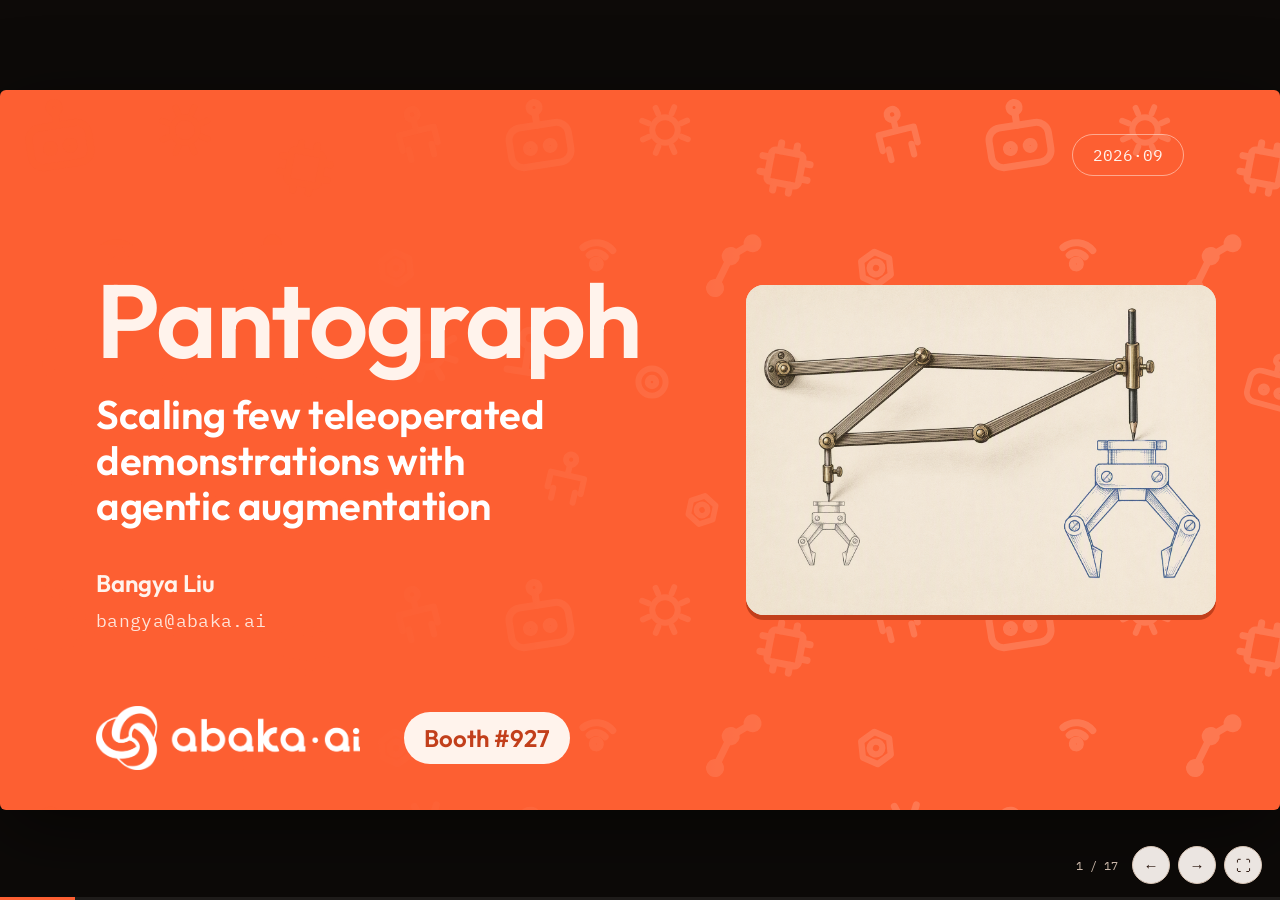
<file: pantograph/index.html>
<!DOCTYPE html>
<html lang="en">
<head>
<meta charset="UTF-8">
<meta name="viewport" content="width=device-width, initial-scale=1.0">
<title>Pantograph</title>
<link rel="stylesheet" href="https://fonts.googleapis.com/css2?family=Outfit:wght@400;500;600&family=Archivo:wght@400;500;600&family=IBM+Plex+Mono:wght@400;500;600&display=swap">
<link rel="stylesheet" href="deck.css">
<link rel="stylesheet" href="pantograph.css">
</head>
<body>
<div class="deck"><div class="stage">
<!-- ===== S01 · TITLE (orange) ===== -->
<section class="slide sl-orange a-title with-img" id="s01">
  <div class="wm-layer half-r"></div>
  <div class="col">
    <h1>Pantograph</h1>
    <div class="sub">Scaling few teleoperated demonstrations with agentic augmentation</div>
    <div class="who">Bangya Liu</div>
    <div class="email mono">bangya@abaka.ai</div>
  </div>
  <div class="plate"><img src="assets/gen/pantograph_a.png" alt="A drafting pantograph traces a small gripper sketch and draws it three times larger"></div>
  <div class="logos"><img src="assets/abaka/logo_horizontal_white.png" alt="Abaka AI"><span class="boothpill">Booth #927</span></div>
  <div class="date mono" style="top:44px; bottom:auto;">2026·09</div>
</section>

<!-- ===== S02 · GOLDBERG QUOTE (paper) ===== -->
<section class="slide sl-paper a-quote" id="s02">
  <div class="wm-layer"></div>
  <div class="mark">“</div>
  <blockquote>I've always been cautious and skeptical of near-term adoption of robots. Now I'm reconsidering. <span style="color:var(--orange)">The timeline for real robots has just advanced considerably.</span></blockquote>
  <div class="attr"><b>Ken Goldberg</b> · “Goosebumps: a Paradigm Shift is Occurring in Robotics” · 18 Sep 2026</div>
  <div class="k-foot">
    <span class="wm">pantograph <span>· abaka ai ·</span> <b class="booth">Booth #927</b></span>
    <span class="cite">K. Goldberg, X Article, 2026-09-18 · x.com/ken_goldberg/status/2100986412762087909</span>
    <span class="idx"><b>01</b> · WHY NOW</span>
  </div>
</section>

<!-- ===== S03 · FRONTIER MODELS DRIVE ARMS (paper, split) ===== -->
<section class="slide sl-paper" id="s03">
  <div class="wm-layer"></div>
  <div class="k-eyebrow">Why now</div>
  <div class="k-h2">General models already <b>drive robot arms</b></div>
  <div class="duocol">
    <div class="colm">
      <div class="mount">
        <div class="mbox"><img class="fit" src="assets/img/robocurve_opus5_scaling_crop.png" alt="Robocurve chart: score of Opus 5 on robot arms against API cost per run, rising from low to high effort"></div>
        <div class="cap"><b>FIG</b> — test-time scaling of Opus 5 on robot arms · Robocurve</div>
      </div>
      <p class="say"><b>Robocurve:</b> Opus 5 stacks blocks on real arms from raw joint targets, no IK, no VLA. <b>46%</b> at low effort, <b>76%</b> at high.</p>
    </div>
    <div class="colm">
      <div class="mount">
        <div class="mbox"><img class="fit" src="assets/img/robodojo_fig1_overview.png" alt="RoboDojo benchmark overview: 42 simulation tasks, 18 real-world tasks, leaderboard, XPolicyLab"></div>
        <div class="cap"><b>FIG</b> — RoboDojo: 42 sim + 18 real tasks · Fig. 1</div>
      </div>
      <p class="say"><b>GPT-6 Astra</b>, a general model used as the policy, ranks ahead of all 40 public policies on RoboDojo: <b>22.5%</b> average success. GPT-5.5 on the same interface: <b>0.9%</b>.</p>
    </div>
  </div>
  <div class="k-foot">
    <span class="wm">pantograph <span>· abaka ai ·</span> <b class="booth">Booth #927</b></span>
    <span class="cite">Robocurve, Test-time scaling of Opus 5 on robot arms, 2026-08-19 · Zhang et al., An Unexpected Robot Policy: GPT-6 Astra on RoboDojo, arXiv:2609.24170, Tab. 1 · RoboDojo arXiv:2607.04434, Fig. 1</span>
    <span class="idx"><b>02</b> · WHY NOW</span>
  </div>
</section>

<!-- ===== S04 · A ROBOT CURVE (paper, ladder) ===== -->
<section class="slide sl-paper" id="s04">
  <div class="wm-layer"></div>
  <div class="k-eyebrow">Why now</div>
  <div class="k-h2">LIBERO-PRO: move the objects, rewrite the instruction</div>
  <div class="ladder">
    <div class="grp">VLAs trained on the benchmark's demos</div>
    <div class="r"><span class="lab">OpenVLA</span><span class="trk"><span class="bar" style="--w:0%"></span></span><span class="val">0</span></div>
    <div class="r"><span class="lab">π0</span><span class="trk"><span class="bar" style="--w:0%"></span></span><span class="val">0</span></div>
    <div class="r"><span class="lab">π0.5</span><span class="trk"><span class="bar" style="--w:12.8%"></span></span><span class="val">13</span></div>
    <div class="grp">coding agents</div>
    <div class="r agent"><span class="lab">CaP-Agent0</span><span class="trk"><span class="bar" style="--w:18.2%"></span></span><span class="val">18</span></div>
    <div class="r agent"><span class="lab">ASPIRE <small>opus-4.6</small></span><span class="trk"><span class="bar" style="--w:71.7%"></span></span><span class="val">72</span></div>
    <div class="r agent"><span class="lab">ASPIRE <small>opus-5</small></span><span class="trk"><span class="bar" style="--w:89.3%"></span></span><span class="val">89</span></div>
    <div class="r hot"><span class="lab">ENCORE <small>ours</small></span><span class="trk"><span class="bar" style="--w:96.3%"></span></span><span class="val">96</span></div>
  </div>
  <div class="note" style="margin-top:22px;">% sealed success, 60 perturbed cells × 50 episodes. <b>Not the same game:</b> each agent practises 15 episodes per cell and calls a perception API; the VLAs see the change cold.</div>
  <div class="k-foot">
    <span class="wm">pantograph <span>· abaka ai ·</span> <b class="booth">Booth #927</b></span>
    <span class="cite">LIBERO-PRO arXiv:2510.03827 · VLA, CaP-Agent0, ASPIRE opus-4.6 as reported in ASPIRE arXiv:2607.00272 · ASPIRE opus-5 rerun and ENCORE: Kang et al. 2026</span>
    <span class="idx"><b>03</b> · WHY NOW</span>
  </div>
</section>

<!-- ===== S05 · IS ROBOT LEARNING OVER? (paper, statement) ===== -->
<section class="slide sl-paper a-say" id="s05">
  <div class="wm-layer"></div>
  <div class="line">If an agent can write the policy, <b>why collect robot data at all?</b></div>
  <div class="subline">I think we still should, and the reason tells us what agents are good for.</div>
  <div class="k-foot">
    <span class="wm">pantograph <span>· abaka ai ·</span> <b class="booth">Booth #927</b></span>
    <span class="cite"></span>
    <span class="idx"><b>04</b> · THE QUESTION</span>
  </div>
</section>

<!-- ===== S06 · THREE KINDS OF AGENT POLICY (paper, taxonomy) ===== -->
<section class="slide sl-paper a-tax" id="s06">
  <div class="wm-layer"></div>
  <div class="k-eyebrow">Agent policies</div>
  <div class="k-h2">Three ways to put a frontier model on a robot</div>
  <div class="cards c3">
    <div class="cardK">
      <div class="photo"><img src="assets/img/still_gap_packing_real.jpg" alt="GaP: an agent-written control graph packs items into a basket on a real arm"></div>
      <span class="tag">01 · MODEL OFFLINE</span>
      <h3>Agent writes the program</h3>
      <p>Write, run, repair, then ship code. The robot runs no model. Goldberg calls it Agentic Robotics.</p>
      <p class="more">CaP-X · ASPIRE · GaP · HarnessPAI · ENCORE</p>
    </div>
    <div class="cardK">
      <div class="photo"><img src="assets/img/still_x_djiafei_astra_api_control_loop.jpg" alt="GPT-6 Astra drives a simulated arm through raw move_joints API calls" style="object-position:left center;"></div>
      <span class="tag">02 · MODEL EVERY STEP</span>
      <h3>Model in the loop</h3>
      <p>A VLM looks, emits one JSON action or tool call, looks again. Isola calls these robot-use agents.</p>
      <p class="more">GPT-Policy · Astra on RoboDojo · OpenETA · Agent as Policy</p>
    </div>
    <div class="cardK">
      <div class="photo"><img src="assets/img/still_jev_so101_ball_to_bowl_real.jpg" alt="Jev controls an SO-101 arm placing a ball in a bowl"></div>
      <span class="tag">03 · FAST DECISIONS</span>
      <h3>Small decision model</h3>
      <p>Jev scores typed choices in one pass, under a second per call, on top of a scripted executor.</p>
      <p class="more">community repos only, no paper yet · jev-robot-control, RoboJEV, EmbodiedJev</p>
    </div>
  </div>
  <div class="k-foot">
    <span class="wm">pantograph <span>· abaka ai ·</span> <b class="booth">Booth #927</b></span>
    <span class="cite">Goldberg 2026-09-18 · Isola, Robot-Use Agents, 2026-09-07 · HarnessPAI 2609.29166 · GPT-Policy 2609.19138 · OpenETA 2608.03924 · github.com/openroboto-ai/jev-robot-control</span>
    <span class="idx"><b>05</b> · AGENT POLICIES</span>
  </div>
</section>

<!-- ===== S07 · DEMO WALL (dark) ===== -->
<section class="slide sl-dark a-wall" id="s07">
  <div class="wm-layer"></div>
  <h2>This year: <b>agents driving robots</b></h2>
  <div class="tiles c3" id="demo-tiles">
    <div class="tile"><video src="assets/video/robocurve_opus5_hanoi.mp4" muted loop playsinline></video><span>Robocurve · Opus 5 · Tower of Hanoi (teaser)</span></div>
    <div class="tile"><video src="assets/video/x_djiafei_astra_api_control_loop.mp4" muted loop playsinline></video><span>GPT-6 Astra · raw JSON joint commands (API wait cut)</span></div>
    <div class="tile"><video src="assets/video/gptpolicy_towel_with_human_video.mp4" muted loop playsinline></video><span>GPT-Policy · towel from a human video (sped up; runs take 12–25 min)</span></div>
    <div class="tile"><video src="assets/video/gap_packing_real.mp4" muted loop playsinline></video><span>GaP (Goldberg lab) · agent-written program</span></div>
    <div class="tile"><video src="assets/video/jev_so101_ball_to_bowl_real.mp4" muted loop playsinline></video><span>Jev · SO-101 (supervised prototype)</span></div>
    <div class="tile"><video src="assets/video/waddle_selfplay_later.mp4" muted loop playsinline></video><span>Waddle · agent collects ~1,000 picks overnight, trains ACT</span></div>
  </div>
  <div class="punch mono" style="bottom:40px;">click a tile to enlarge · Robocurve · Jiafei Duan on X · GPT-Policy · GaP · Jev community repo · Waddle Labs</div>
</section>

<!-- ===== S08 · TIMESCALES (paper) ===== -->
<section class="slide sl-paper" id="s08">
  <div class="wm-layer"></div>
  <div class="k-eyebrow">Why not the final policy</div>
  <div class="k-h2">A loop can't react faster than <b>it looks</b></div>
  <div class="tscale">
    <svg viewBox="0 0 1088 400" role="img" aria-label="Log time axis from 1 millisecond to 60 seconds. Controllers sit at 1 ms and 20 ms, human reaction at 0.2 s, agents at 0.8 to 34 seconds per decision.">
      <rect class="band" x="40" y="168" width="209" height="44" rx="6"/>
      <text class="bandl" x="144" y="160" text-anchor="middle">CONTACT (ms)</text>
      <text class="grp" x="40" y="22">SECONDS PER DECISION, IN-THE-LOOP AGENTS (MEASURED)</text>
      <text class="grp" x="40" y="392">CONTROLLERS AND PEOPLE</text>
      <line class="ax" x1="40" y1="190" x2="1048" y2="190"/>
      <g>
        <line class="tk" x1="40" y1="182" x2="40" y2="198"/><text class="tl" x="40" y="232" text-anchor="middle">1 ms</text>
        <line class="tk" x1="249" y1="182" x2="249" y2="198"/><text class="tl" x="249" y="232" text-anchor="middle">10 ms</text>
        <line class="tk" x1="459" y1="182" x2="459" y2="198"/><text class="tl" x="459" y="232" text-anchor="middle">100 ms</text>
        <line class="tk" x1="668" y1="182" x2="668" y2="198"/><text class="tl" x="668" y="232" text-anchor="middle">1 s</text>
        <line class="tk" x1="877" y1="182" x2="877" y2="198"/><text class="tl" x="877" y="232" text-anchor="middle">10 s</text>
        <line class="tk" x1="1040" y1="182" x2="1040" y2="198"/><text class="tl" x="1040" y="232" text-anchor="middle">60 s</text>
      </g>
      <!-- agents (above) -->
      <g class="m-a pop" style="animation-delay:.2s"><line x1="648" y1="190" x2="648" y2="138"/><circle cx="648" cy="190" r="8"/><text class="n" x="648" y="112" text-anchor="middle">Jev</text><text class="v" x="648" y="130" text-anchor="middle">≈0.8 s</text></g>
      <g class="m-a pop" style="animation-delay:.4s"><line x1="798" y1="190" x2="798" y2="100"/><circle cx="798" cy="190" r="8"/><text class="n" x="798" y="74" text-anchor="middle">GPT-5.4 call</text><text class="v" x="798" y="92" text-anchor="middle">4.2 s</text></g>
      <g class="m-a pop" style="animation-delay:.6s"><line x1="914" y1="190" x2="914" y2="138"/><circle cx="914" cy="190" r="8"/><text class="n" x="914" y="112" text-anchor="middle">GPT-Policy</text><text class="v" x="914" y="130" text-anchor="middle">≈15 s</text></g>
      <g class="m-a pop" style="animation-delay:.8s"><line x1="988" y1="190" x2="988" y2="62"/><circle cx="988" cy="190" r="8"/><text class="n" x="988" y="36" text-anchor="middle">OpenETA</text><text class="v" x="988" y="54" text-anchor="middle">≈34 s</text></g>
      <!-- controllers (below) -->
      <g class="m-c"><line x1="40" y1="244" x2="40" y2="296"/><circle cx="40" cy="190" r="8"/><text class="n" x="48" y="318">impedance control</text><text class="v" x="48" y="336">1 kHz</text></g>
      <g class="m-c"><line x1="312" y1="244" x2="312" y2="266"/><circle cx="312" cy="190" r="8"/><text class="n" x="312" y="288" text-anchor="middle">VLA action chunks</text><text class="v" x="312" y="306" text-anchor="middle">50 Hz</text></g>
      <g class="m-c"><line x1="522" y1="244" x2="522" y2="296"/><circle cx="522" cy="190" r="8"/><text class="n" x="522" y="318" text-anchor="middle">human reaction</text><text class="v" x="522" y="336" text-anchor="middle">≈0.2 s</text></g>
    </svg>
  </div>
  <div class="qcard" style="margin-top:-6px;">“Real-time control would require roughly 83 Hz; current non-reasoning inference runs at ~0.2–0.4 Hz.”<span class="who">Anthropic · Claude plays robotics · 9 Jul 2026 · appendix: latency</span></div>
  <div class="k-foot">
    <span class="wm">pantograph <span>· abaka ai ·</span> <b class="booth">Booth #927</b></span>
    <span class="cite">OpenETA 2608.03924 Tab.3 (1045 s / 30.7 calls) · GPT-Policy 2609.19138 Tab.1 (18.9 min / 76.7 decisions) · Guava 2606.18363 Tab.4 · jev-robot-control README (181.8 s / 226 calls) · π0 50 Hz · anthropic.com/research/claude-plays-robotics</span>
    <span class="idx"><b>06</b> · NOT FINAL</span>
  </div>
</section>

<!-- ===== S10 · THESIS (paper) ===== -->
<section class="slide sl-paper" id="s10">
  <div class="wm-layer"></div>
  <div class="k-eyebrow">The idea</div>
  <div class="k-h2">The agent is the <b>teleoperator</b></div>
  <div class="thesis">
    <div class="q">
      <blockquote>A frontier model is too slow to sit inside a 50 Hz control loop. It can still do what a teleoperator does: <b>produce demonstrations</b>, offline, for a fast policy to learn.</blockquote>
      <ul class="k-list" style="margin-top:26px;">
        <li>Real robot data at the top of the pyramid stays scarce and expensive.</li>
        <li>Agent policies fill the middle: <b>many trajectories</b>, in new layouts, from a few seeds.</li>
      </ul>
    </div>
    <div class="mount">
      <div class="mbox"><img class="fit" src="assets/img/et_groot_n1_pyramid.png" alt="GR00T N1 data pyramid: web data and human videos at the base, synthetic data in the middle, real-world robot data at the top"><span class="tagon">agent policies</span></div>
      <div class="cap"><b>FIG</b> — the robot data pyramid · GR00T N1, Fig. 1</div>
    </div>
  </div>
  <div class="k-foot">
    <span class="wm">pantograph <span>· abaka ai ·</span> <b class="booth">Booth #927</b></span>
    <span class="cite">NVIDIA, GR00T N1, arXiv:2503.14734, Fig. 1</span>
    <span class="idx"><b>08</b> · THE IDEA</span>
  </div>
</section>

<!-- ===== S11 · IT ALREADY WORKS (paper, taxonomy) ===== -->
<section class="slide sl-paper a-tax" id="s11">
  <div class="wm-layer"></div>
  <div class="k-eyebrow">The idea · evidence</div>
  <div class="k-h2">The agent makes the data, <b>a small policy learns it</b></div>
  <div class="cards c3">
    <div class="cardK">
      <span class="tag">HARNESSPAI · SEP 2026</span>
      <div class="bign">34.9 → 73.7<small>%</small></div>
      <p>π0.5 fine-tuned on a coding agent's program rollouts, held-out LIBERO-PRO seeds.</p>
      <p class="more">rollouts cost ≈1 s and $0 of API each once the program converges</p>
    </div>
    <div class="cardK">
      <span class="tag">EMBODIEDSWE · SEP 2026</span>
      <div class="bign">18 → 69<small>%</small></div>
      <p>VLA success as agent-generated demos grow from 10 to 400 per task. On a real robot, π0.5-DROID trained only on them: full lamp disassembly 20% vs 0%.</p>
      <p class="more">agent-aided diversity beats script-only replay out of distribution: 0.233 vs 0.066</p>
    </div>
    <div class="cardK">
      <span class="tag">HA, FLORENCE, SONG · 2023</span>
      <div class="bign">67.0 <small>vs</small> 33.8</div>
      <p>The distilled student beats the LLM-planned teacher that collected its data, because the data kept its retries.</p>
      <p class="more">Scaling Up and Distilling Down, CoRL 2023</p>
    </div>
  </div>
  <div class="k-foot">
    <span class="wm">pantograph <span>· abaka ai ·</span> <b class="booth">Booth #927</b></span>
    <span class="cite">HarnessPAI 2609.29166 p.28 · EmbodiedSWE 2609.27308 Fig.9, Tab.1–2 · Ha et al. 2307.14535 Tab.2</span>
    <span class="idx"><b>09</b> · THE IDEA</span>
  </div>
</section>

<!-- ===== S12 · WHAT IT DOES NOT MEAN (paper, table) ===== -->
<section class="slide sl-paper a-table" id="s12">
  <div class="wm-layer"></div>
  <div class="k-eyebrow">The idea · limits</div>
  <div class="k-h2">A data engine, but <b>not an infinite, expert one</b></div>
  <table>
    <tr><th>Tempting claim</th><th>What the papers show</th></tr>
    <tr><td>Infinite</td><td>Only for tasks the agent can solve, at hours and $35–73 per solved task.</td></tr>
    <tr><td>Expert</td><td>After fine-tuning the student trails the teacher, 73.7 vs 96.5. Adding RL closed the gap in one paper (97.8).</td></tr>
    <tr><td>Self-checking</td><td>One model reward-hacked in 43% of its runs. The engine needs an independent judge.</td></tr>
    <tr class="hot"><td>Just add demos</td><td>One demo from a different layout, pasted into Astra's context: 22.9% → 17.9% (image) and 12.9% (text). The losses came on tasks it already solved. The authors' guesses, untested: it copied the example's geometry into the new scene, or precision was the bottleneck, not understanding.</td></tr>
  </table>
  <div class="k-foot">
    <span class="wm">pantograph <span>· abaka ai ·</span> <b class="booth">Booth #927</b></span>
    <span class="cite">EmbodiedSWE Tab.8, Tab.13 · HarnessPAI p.4, p.28 · SynthDemo-RL 2609.21650 Tab.II · Astra-RoboDojo 2609.24170 Tab.3, §4.5</span>
    <span class="idx"><b>10</b> · THE IDEA</span>
  </div>
</section>

<!-- ===== S13 · ENCORE DIVIDER (orange) ===== -->
<section class="slide sl-orange a-div" id="s13">
  <div class="wm-layer half-r"></div>
  <div class="num mono">OUR PAPER</div>
  <h1 style="font-size:84px; max-width:16ch;">ENCORE</h1>
  <div class="sub" style="font-size:28px; color:var(--cream);">Few-shot agentic discovery of manipulation strategies</div>
  <div class="sub">Yifan Kang, Zihan Wang, Zhiwen Fan, Bangya Liu</div>
  <div class="sub" style="margin-top:6px; font-size:20px;">MIT · 2077AI · Texas A&amp;M · UW–Madison</div>
  <div class="sub" style="margin-top:34px; font-family:'Outfit',sans-serif; font-weight:600; font-size:30px; color:#fff;">Where do the few teleoperated demos go?</div>
</section>

<!-- ===== S14 · ENCORE IDEA (paper, figure) ===== -->
<section class="slide sl-paper a-fig" id="s14">
  <div class="wm-layer"></div>
  <div class="k-eyebrow">ENCORE · the idea</div>
  <div class="k-h2">Demos as <b>evidence the agent reads</b>, not training data</div>
  <div class="body">
    <div class="mount" style="width:60%;">
      <div class="mbox" style="background:#fff;"><img class="fit" src="assets/encore/fig_teaser.png" alt="ENCORE overview: a demonstration pack feeds a coding agent that writes programs against a fixed API and refines them from execution feedback in simulation or on the real robot"></div>
      <div class="cap"><b>FIG</b> — demo pack → coding agent → program → simulation or real robot</div>
    </div>
    <div class="pts">
      <ul class="k-list">
        <li>A task instruction like “hand over the cube” leaves out the how: grasp, order, contact.</li>
        <li>Each teleop demo becomes a <b>pack</b>: keyframes at the demonstrator's gripper events, the state path, the actions. Nothing is labelled.</li>
        <li>A coding agent reads the pack, writes a program, tests it on 15 episodes, and <b>freezes</b> it.</li>
        <li>Sealed evaluation: the success signal is never shown.</li>
      </ul>
    </div>
  </div>
  <div class="k-foot">
    <span class="wm">pantograph <span>· abaka ai ·</span> <b class="booth">Booth #927</b></span>
    <span class="cite">Kang, Wang, Fan, Liu · ENCORE: Few-Shot Agentic Discovery of Manipulation Strategies, 2026 · §3, Fig. 1</span>
    <span class="idx"><b>00</b> · ENCORE</span>
  </div>
</section>

<!-- ===== S15 · ENCORE RESULTS (paper, split with video) ===== -->
<section class="slide sl-paper a-split" id="s15">
  <div class="wm-layer"></div>
  <div class="k-eyebrow">ENCORE · what the demos change</div>
  <div class="k-h2">Demos matter where the agent <b>can't see the answer</b></div>
  <div class="body">
    <div class="left" style="width:50%; gap:14px;">
      <table class="api res">
        <tr><td>LIBERO-PRO</td><td><b>96.3%</b> sealed vs ASPIRE 89.3% on the same model. The first program already works in <b>29/60</b> cells with demos, <b>1/60</b> without.</td></tr>
        <tr><td>Silent failure</td><td>Bottom drawer: without demos, 33 versions and the note “cannot be engaged”, <b>0/50</b>. With demos, <b>50/50</b>.</td></tr>
        <tr><td>Unstated goal</td><td>RoboDojo “build a tower”: <b>0/450</b> without demos, <b>95/450</b> with three.</td></tr>
        <tr><td>Real robot</td><td>Five demos per task: cube handover <b>9/10</b>, cup inversion <b>9/10</b>.</td></tr>
      </table>
      <div class="note">Six contact-precise RoboDojo tasks score 0 with or without demos.</div>
    </div>
    <div class="right">
      <div class="mount">
        <div class="mbox"><video class="fit" src="assets/encore/page/drawer.mp4" muted loop playsinline></video></div>
        <div class="cap"><b>VIDEO</b> — bottom drawer, sealed episodes · no demos 0/50 · three demos 50/50</div>
      </div>
    </div>
  </div>
  <div class="k-foot">
    <span class="wm">pantograph <span>· abaka ai ·</span> <b class="booth">Booth #927</b></span>
    <span class="cite">ENCORE §4.2–4.6, Tab. 2, App. B · ASPIRE arXiv:2607.00272 · RoboDojo arXiv:2607.04434</span>
    <span class="idx"><b>00</b> · ENCORE</span>
  </div>
</section>

<!-- ===== S16 · PANTOGRAPH (paper) ===== -->
<section class="slide sl-paper" id="s16">
  <div class="wm-layer"></div>
  <div class="k-eyebrow">Pantograph</div>
  <div class="k-h2">Trace a few demos, <b>draw many copies</b></div>
  <div class="mount" style="height:268px; margin-top:18px; padding:8px;">
    <div class="mbox" style="background:#f2eadb;"><img src="assets/gen/pantograph_multi.png" alt="A multi-pen pantograph: one stylus traces an amber path, eight pencils draw indigo copies at different positions" style="object-position:center 58%;"></div>
  </div>
  <div class="pipe">
    <div class="nd seed"><h4>A few teleop demos</h4><p>spent where the agent can't see the answer: unstated goals, silent failures, contact</p></div>
    <div class="ar"><i></i><span>ENCORE<br>96% sealed</span></div>
    <div class="nd"><h4>Agent policy</h4><p>program, or a model in the loop</p></div>
    <div class="ar"><i></i><span>≈1 s, $0<br>per rollout</span></div>
    <div class="nd"><h4>Many rollouts</h4><p>new layouts, kept only if an independent judge agrees</p></div>
    <div class="ar"><i></i><span>HarnessPAI<br>EmbodiedSWE</span></div>
    <div class="nd hot"><h4>Learned policy</h4><p>runs on the robot at control rate</p></div>
  </div>
  <div class="note" style="margin-top:14px;">Each arrow has been shown on its own, by different groups. <b>Not yet shown end to end:</b> teleop seeds → agent → rollouts → policy, and where teleop is worth the most. That is our next experiment.</div>
  <div class="k-foot">
    <span class="wm">pantograph <span>· abaka ai ·</span> <b class="booth">Booth #927</b></span>
    <span class="cite">ENCORE 2026 · HarnessPAI 2609.29166 · EmbodiedSWE 2609.27308</span>
    <span class="idx"><b>18</b> · PANTOGRAPH</span>
  </div>
</section>

<!-- ===== S17 · ABAKA AI (dark wall) ===== -->
<section class="slide sl-dark a-wall" id="s17">
  <div class="wm-layer"></div>
  <h2>Abaka AI · <b>physical AI data</b> <span class="boothpill dark">Booth #927</span></h2>
  <div style="font-size:17px; color:#e8dcd2; margin-top:8px; max-width:88ch; line-height:1.45;">We built data for language models. Now we ask what today's strongest language models mean for physical intelligence. One answer: they change where human demonstrations are worth spending.</div>
  <div class="tiles c3" style="margin-top:18px;">
    <div class="tile"><video src="assets/abaka/products/teleop.mp4" muted loop playsinline></video><span>robot · teleoperation</span></div>
    <div class="tile"><video src="assets/abaka/products/ego.mp4" muted loop playsinline></video><span>human · egocentric video</span></div>
    <div class="tile"><video src="assets/abaka/products/handpose.mp4" muted loop playsinline></video><span>human · hand pose</span></div>
    <div class="tile"><video src="assets/abaka/products/tactile.mp4" muted loop playsinline></video><span>human · tactile gloves</span></div>
    <div class="tile"><video src="assets/abaka/products/simulation.mp4" muted loop playsinline></video><span>world · simulation</span></div>
    <div class="tile"><video src="assets/abaka/products/3d_indoor.mp4" muted loop playsinline></video><span>world · 3D indoor scenes</span></div>
  </div>
  <div class="punch mono">abaka.ai/physical-ai · Booth #927 · scope → collect → annotate → deliver</div>
</section>

<!-- ===== S18 · CLOSE (orange) ===== -->
<section class="slide sl-orange a-close" id="s18">
  <div class="wm-layer half-r"></div>
  <h1>Thanks.</h1>
  <div style="font-size:26px; color:var(--blush); margin-top:18px; max-width:40ch;">Paper, code and videos below. Happy to talk about any of it.</div>
  <div class="list">
    <span class="item mono">yifank.github.io/encore</span>
    <span class="item mono">github.com/YIFANK/encore</span>
    <span class="item mono">abaka.ai/physical-ai</span>
    <span class="item mono" style="background:var(--cream); color:var(--ember); border-color:var(--cream);">Booth #927</span>
  </div>
  <div class="foot">Bangya Liu <span>· Abaka AI · Booth #927</span></div>
</section>

</div></div>
<div class="hud">
  <span class="cnt mono"></span>
  <button class="prev" title="previous">←</button>
  <button class="next" title="next">→</button>
  <button class="fs" title="fullscreen (F)">⛶</button>
</div>
<div class="progress"><i></i></div>
<script id="idx-fill">/* footer index = slide position (1-based, matches ?slide=N and the HUD counter) */
document.querySelectorAll('.slide').forEach(function (s, i) {
  var b = s.querySelector('.k-foot .idx b'); if (b) b.textContent = String(i + 1).padStart(2, '0');
});</script>
<script src="deck.js"></script>
</body>
</html>
</file>
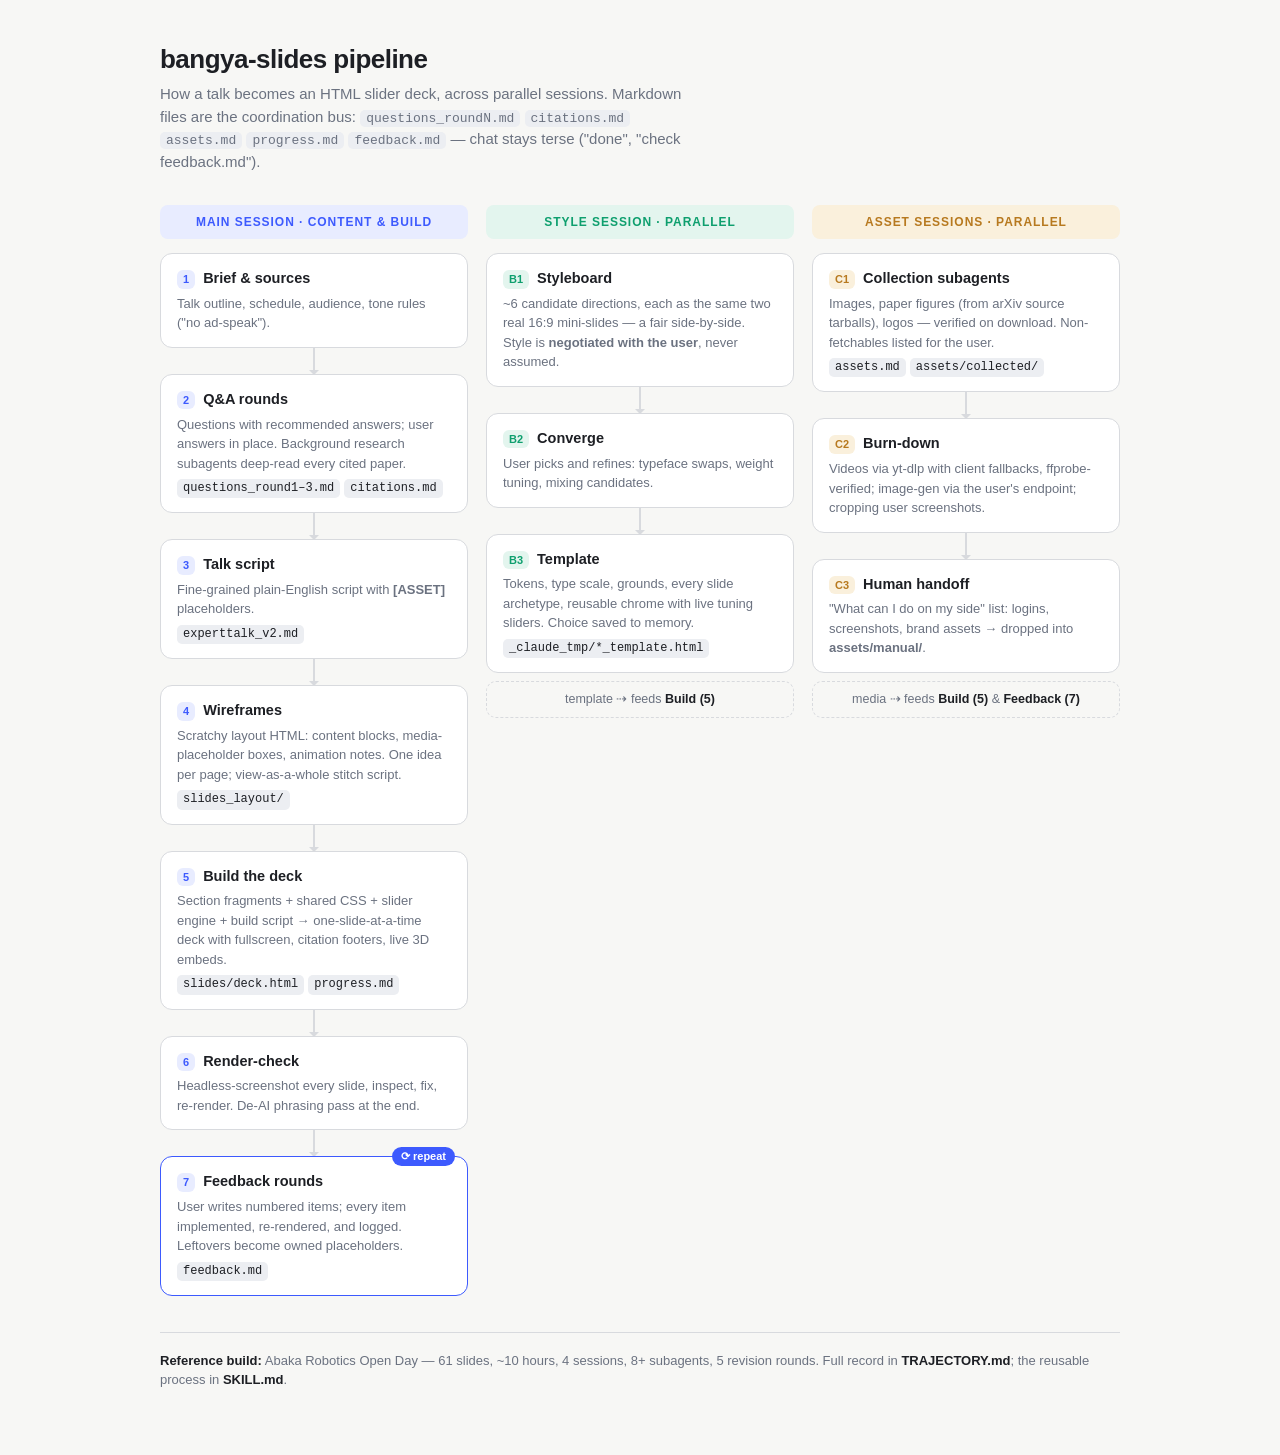
<file: skills/bangya-slides/bangya-slides-pipeline.html>
<!doctype html>
<html lang="en">
<head>
<meta charset="utf-8">
<meta name="viewport" content="width=device-width, initial-scale=1">
<title>bangya-slides pipeline</title>
<style>
  :root{
    --bg:#f7f7f5; --card:#ffffff; --ink:#1d1f24; --muted:#6b7280;
    --line:#d8dade; --accent:#3d5afe; --accent-soft:#e8ecff;
    --lane-b:#0e9f6e; --lane-b-soft:#e3f5ee;
    --lane-c:#b7791f; --lane-c-soft:#faf0dc;
    --file:#eceef2;
  }
  @media (prefers-color-scheme: dark){
    :root{
      --bg:#15171c; --card:#1f2229; --ink:#e8eaf0; --muted:#9aa1ad;
      --line:#363b45; --accent:#7c93ff; --accent-soft:#2a3050;
      --lane-b:#4cc596; --lane-b-soft:#1d3a30;
      --lane-c:#d9a441; --lane-c-soft:#3a3120;
      --file:#2a2e37;
    }
  }
  *{box-sizing:border-box}
  body{margin:0;background:var(--bg);color:var(--ink);
    font:15px/1.5 -apple-system,"SF Pro Text","Segoe UI",Roboto,Helvetica,Arial,sans-serif;
    padding:40px 20px 64px}
  .wrap{max-width:960px;margin:0 auto}
  h1{font-size:26px;margin:0 0 4px;letter-spacing:-.02em}
  .sub{color:var(--muted);margin:0 0 32px;max-width:64ch}
  .sub code{background:var(--file);padding:1px 6px;border-radius:5px;font-size:13px}

  .lanes{display:grid;grid-template-columns:1fr 1fr 1fr;gap:0 18px}
  .lane-head{font-size:12px;font-weight:700;text-transform:uppercase;letter-spacing:.08em;
    padding:8px 12px;border-radius:8px;margin-bottom:14px;text-align:center}
  .lh-a{background:var(--accent-soft);color:var(--accent)}
  .lh-b{background:var(--lane-b-soft);color:var(--lane-b)}
  .lh-c{background:var(--lane-c-soft);color:var(--lane-c)}

  .col{display:flex;flex-direction:column}
  .card{background:var(--card);border:1px solid var(--line);border-radius:12px;
    padding:14px 16px;position:relative}
  .card h3{margin:0 0 4px;font-size:14.5px;display:flex;gap:8px;align-items:baseline}
  .card p{margin:0;color:var(--muted);font-size:13px}
  .num{font-size:11px;font-weight:700;color:var(--accent);background:var(--accent-soft);
    border-radius:6px;padding:1px 6px;flex:none}
  .col-b .num{color:var(--lane-b);background:var(--lane-b-soft)}
  .col-c .num{color:var(--lane-c);background:var(--lane-c-soft)}
  .file{display:inline-block;font:12px/1.6 ui-monospace,SFMono-Regular,Menlo,monospace;
    background:var(--file);border-radius:5px;padding:0 6px;margin:6px 4px 0 0}

  .down{align-self:center;height:26px;width:2px;background:var(--line);position:relative;flex:none}
  .down::after{content:"";position:absolute;bottom:-1px;left:-4px;border:5px solid transparent;
    border-top-color:var(--line);border-bottom:none}

  .handoff{margin:8px 0;border:1.5px dashed var(--line);border-radius:10px;
    padding:8px 12px;font-size:12.5px;color:var(--muted);text-align:center}
  .handoff b{color:var(--ink)}
  .spacer{flex:1}

  .loop{border-color:var(--accent)}
  .loop-tag{position:absolute;top:-10px;right:12px;font-size:11px;font-weight:700;
    background:var(--accent);color:#fff;border-radius:99px;padding:1px 9px}

  .merge{grid-column:1 / -1;margin-top:18px}
  .legend{margin-top:36px;border-top:1px solid var(--line);padding-top:18px;
    color:var(--muted);font-size:13px}
  .legend b{color:var(--ink)}

  @media (max-width:760px){
    .lanes{grid-template-columns:1fr}
    .lane-head{margin-top:22px}
    .merge{grid-column:auto}
  }
</style>
</head>
<body>
<div class="wrap">
  <h1>bangya-slides pipeline</h1>
  <p class="sub">How a talk becomes an HTML slider deck, across parallel sessions.
  Markdown files are the coordination bus: <code>questions_roundN.md</code>
  <code>citations.md</code> <code>assets.md</code> <code>progress.md</code> <code>feedback.md</code> —
  chat stays terse ("done", "check feedback.md").</p>

  <div class="lanes">
    <div class="col col-a">
      <div class="lane-head lh-a">Main session · content &amp; build</div>

      <div class="card">
        <h3><span class="num">1</span>Brief &amp; sources</h3>
        <p>Talk outline, schedule, audience, tone rules ("no ad-speak").</p>
      </div>
      <div class="down"></div>

      <div class="card">
        <h3><span class="num">2</span>Q&amp;A rounds</h3>
        <p>Questions with recommended answers; user answers in place. Background research
        subagents deep-read every cited paper.</p>
        <span class="file">questions_round1–3.md</span><span class="file">citations.md</span>
      </div>
      <div class="down"></div>

      <div class="card">
        <h3><span class="num">3</span>Talk script</h3>
        <p>Fine-grained plain-English script with <b>[ASSET]</b> placeholders.</p>
        <span class="file">experttalk_v2.md</span>
      </div>
      <div class="down"></div>

      <div class="card">
        <h3><span class="num">4</span>Wireframes</h3>
        <p>Scratchy layout HTML: content blocks, media-placeholder boxes, animation notes.
        One idea per page; view-as-a-whole stitch script.</p>
        <span class="file">slides_layout/</span>
      </div>
      <div class="down"></div>

      <div class="card">
        <h3><span class="num">5</span>Build the deck</h3>
        <p>Section fragments + shared CSS + slider engine + build script → one-slide-at-a-time
        deck with fullscreen, citation footers, live 3D embeds.</p>
        <span class="file">slides/deck.html</span><span class="file">progress.md</span>
      </div>
      <div class="down"></div>

      <div class="card">
        <h3><span class="num">6</span>Render-check</h3>
        <p>Headless-screenshot every slide, inspect, fix, re-render.
        De-AI phrasing pass at the end.</p>
      </div>
      <div class="down"></div>

      <div class="card loop"><span class="loop-tag">⟳ repeat</span>
        <h3><span class="num">7</span>Feedback rounds</h3>
        <p>User writes numbered items; every item implemented, re-rendered, and logged.
        Leftovers become owned placeholders.</p>
        <span class="file">feedback.md</span>
      </div>
    </div>

    <div class="col col-b">
      <div class="lane-head lh-b">Style session · parallel</div>

      <div class="card">
        <h3><span class="num">B1</span>Styleboard</h3>
        <p>~6 candidate directions, each as the same two real 16:9 mini-slides —
        a fair side-by-side. Style is <b>negotiated with the user</b>, never assumed.</p>
      </div>
      <div class="down"></div>

      <div class="card">
        <h3><span class="num">B2</span>Converge</h3>
        <p>User picks and refines: typeface swaps, weight tuning, mixing candidates.</p>
      </div>
      <div class="down"></div>

      <div class="card">
        <h3><span class="num">B3</span>Template</h3>
        <p>Tokens, type scale, grounds, every slide archetype, reusable chrome with
        live tuning sliders. Choice saved to memory.</p>
        <span class="file">_claude_tmp/*_template.html</span>
      </div>

      <div class="handoff">template ⇢ feeds <b>Build (5)</b></div>
      <div class="spacer"></div>
    </div>

    <div class="col col-c">
      <div class="lane-head lh-c">Asset sessions · parallel</div>

      <div class="card">
        <h3><span class="num">C1</span>Collection subagents</h3>
        <p>Images, paper figures (from arXiv source tarballs), logos — verified on download.
        Non-fetchables listed for the user.</p>
        <span class="file">assets.md</span><span class="file">assets/collected/</span>
      </div>
      <div class="down"></div>

      <div class="card">
        <h3><span class="num">C2</span>Burn-down</h3>
        <p>Videos via yt-dlp with client fallbacks, ffprobe-verified; image-gen via the
        user's endpoint; cropping user screenshots.</p>
      </div>
      <div class="down"></div>

      <div class="card">
        <h3><span class="num">C3</span>Human handoff</h3>
        <p>"What can I do on my side" list: logins, screenshots, brand assets →
        dropped into <b>assets/manual/</b>.</p>
      </div>

      <div class="handoff">media ⇢ feeds <b>Build (5)</b> &amp; <b>Feedback (7)</b></div>
      <div class="spacer"></div>
    </div>
  </div>

  <div class="legend">
    <b>Reference build:</b> Abaka Robotics Open Day — 61 slides, ~10 hours, 4 sessions,
    8+ subagents, 5 revision rounds. Full record in <b>TRAJECTORY.md</b>;
    the reusable process in <b>SKILL.md</b>.
  </div>
</div>
</body>
</html>
</file>
<file: demo-day/deck.css>
/* ============================================================
   Abaka Open Day — expert talk deck
   Knotwork design system (from _claude_tmp/knotwork_template.html)
   Canvas: 1280×720, scaled to fit the window by deck.js.
   Three grounds: paper / orange / cinema. Orange is rationed.
   ============================================================ */

* { box-sizing: border-box; margin: 0; padding: 0; }

:root {
  --paper: #fff9f5;
  --ink: #26120a;
  --body: #4a3a30;
  --note: #a08d82;
  --line: #f3e2d8;
  --orange: #fd5f32;
  --ember: #c23f1b;
  --cream: #fff3ec;
  --blush: #ffe0d4;
  --peach: #ffd2c2;
  --cinema: #14100d;
  --screen: #fff6f0;
  --hot: #ff8a63;
  --warmgray: #cbb8aa;
  /* watermark globals (deck.js injects --wm-svg) */
  --wm-size: 480px;
  --wm-opacity: .14;
  --wm-dur: 120s;
}

html, body {
  height: 100%;
  background: #0d0a08;
  font-family: "Archivo", "Helvetica Neue", Arial, sans-serif;
  overflow: hidden;
}

/* ---------- deck viewport ---------- */
.deck {
  position: fixed; inset: 0;
  display: flex; align-items: center; justify-content: center;
}
.stage {
  width: 1280px; height: 720px;
  position: relative;
  transform-origin: center center;
  border-radius: 6px;
  overflow: hidden;
  box-shadow: 0 20px 80px rgba(0,0,0,.5);
}

/* ---------- slides ---------- */
.slide {
  position: absolute; inset: 0;
  display: flex; flex-direction: column;
  opacity: 0; visibility: hidden;
  transform: translateY(46px);
  transition: opacity .45s ease, transform .45s ease, visibility 0s linear .45s;
  line-height: 1.5;
}
.slide.active {
  opacity: 1; visibility: visible;
  transform: translateY(0);
  transition: opacity .45s ease, transform .45s ease;
  z-index: 2;
}
.slide.leaving { z-index: 1; }

/* grounds */
.sl-paper  { background: var(--paper); color: var(--ink); padding: 56px 96px 96px; }
.sl-orange { background: var(--orange); color: var(--cream); padding: 96px; }
.sl-dark   { background: var(--cinema); color: var(--screen); }

/* ---------- watermark ---------- */
.slide > :where(:not(.wm-layer):not(.bleed)) { position: relative; z-index: 1; }
.wm-layer {
  position: absolute; inset: 0; z-index: 0; pointer-events: none;
  background: var(--wm-ink, #000);
  opacity: calc(var(--wm-opacity) * var(--wm-mult, 1));
  -webkit-mask-image: var(--wm-svg); mask-image: var(--wm-svg);
  -webkit-mask-size: var(--wm-size); mask-size: var(--wm-size);
  -webkit-mask-repeat: repeat; mask-repeat: repeat;
  animation: wm-drift var(--wm-dur) linear infinite;
}
@keyframes wm-drift {
  from { -webkit-mask-position: 0 0; mask-position: 0 0; }
  to { -webkit-mask-position: var(--wm-size) var(--wm-size); mask-position: var(--wm-size) var(--wm-size); }
}
@media (prefers-reduced-motion: reduce) { .wm-layer { animation: none; } }
.wm-layer::after { content: ""; position: absolute; inset: 0; }
.wm-layer.half-r::after { background: linear-gradient(to right, var(--wm-cover) 28%, transparent 72%); }
.wm-layer.half-l::after { background: linear-gradient(to left, var(--wm-cover) 28%, transparent 72%); }
.sl-paper  { --wm-ink: #b98a6f; --wm-mult: .4;  --wm-cover: var(--paper); }
.sl-orange { --wm-ink: var(--cream); --wm-mult: 1.2; --wm-cover: var(--orange); }
.sl-dark   { --wm-ink: #ffdcc9; --wm-mult: .7; --wm-cover: var(--cinema); }
.a-cine .wm-layer { --wm-mult: .3; }

/* ---------- shared anatomy ---------- */
.k-eyebrow {
  font-family: "IBM Plex Mono", monospace; font-size: 15px; font-weight: 500;
  letter-spacing: .16em; text-transform: uppercase; color: var(--orange); margin-bottom: 12px;
}
.k-h2 { font-family: "Outfit", sans-serif; font-size: 44px; font-weight: 600; letter-spacing: -.015em; line-height: 1.1; }
.k-h2 b { color: var(--orange); font-weight: 600; }

.k-foot {
  position: absolute; left: 96px; right: 96px; bottom: 26px;
  border-top: 1px solid var(--line); padding-top: 11px;
  display: flex; justify-content: space-between; align-items: baseline; gap: 24px;
}
.k-foot .wm { font-family: "Outfit", sans-serif; font-size: 17px; font-weight: 600; color: var(--ink); white-space: nowrap; }
.k-foot .wm span { color: var(--note); font-weight: 400; }
.k-foot .cite {
  font-family: "IBM Plex Mono", monospace; font-size: 10.5px; color: var(--note);
  text-align: center; flex: 1; line-height: 1.45;
}
.k-foot .idx { font-family: "IBM Plex Mono", monospace; font-size: 13px; color: var(--note); white-space: nowrap; }
.k-foot .idx b { color: var(--orange); font-weight: 500; }

/* cinema footer variant */
.sl-dark .k-foot { border-top-color: rgba(255,246,240,.14); }
.sl-dark .k-foot .wm { color: var(--screen); }
.sl-dark .k-foot .wm span { color: var(--warmgray); }
.sl-dark .k-foot .cite, .sl-dark .k-foot .idx { color: var(--warmgray); }
.sl-dark .k-foot .idx b { color: var(--hot); }
/* orange footer variant */
.sl-orange .k-foot { border-top-color: rgba(255,243,236,.28); }
.sl-orange .k-foot .wm { color: var(--cream); }
.sl-orange .k-foot .wm span { color: var(--peach); }
.sl-orange .k-foot .cite, .sl-orange .k-foot .idx { color: var(--peach); }
.sl-orange .k-foot .idx b { color: var(--cream); }

/* ---------- components ---------- */
.mono { font-family: "IBM Plex Mono", monospace; }
.pillK {
  display: inline-block; background: var(--orange); color: #fff; border-radius: 999px;
  font-family: "Outfit", sans-serif; font-weight: 600; font-size: 16px; padding: 6px 16px;
}
.chipK {
  display: inline-block; border: 1.5px solid #e8d3c6; background: #fff;
  color: var(--ink); border-radius: 999px; font-weight: 500; font-size: 15px; padding: 5px 14px;
}
.cardK {
  background: #fff; border: 1px solid var(--line); border-radius: 18px;
  box-shadow: 0 3px 0 var(--line); padding: 22px;
}
.cardK.hot { background: var(--orange); border-color: var(--orange); box-shadow: 0 3px 0 var(--ember); color: #fff; }

.k-list { list-style: none; display: flex; flex-direction: column; gap: 18px; }
.k-list li {
  font-size: 19px; color: var(--body);
  padding-left: 28px; position: relative; line-height: 1.4;
}
.k-list li::before {
  content: ""; position: absolute; left: 0; top: 8px;
  width: 11px; height: 11px; border-radius: 50%; border: 3.5px solid var(--orange);
}
.k-list li b { color: var(--ink); font-weight: 600; }

.termK {
  background: var(--ink); color: #ffe9df; font-family: "IBM Plex Mono", monospace;
  border-radius: 14px; padding: 18px 24px; font-size: 20px;
}
.termK .p { color: var(--hot); }
.termK .cursor {
  display: inline-block; width: 11px; height: 24px; background: var(--hot);
  vertical-align: -4px; animation: blink 1s steps(1) infinite;
}
@keyframes blink { 50% { opacity: 0; } }

/* media frames */
.mount {
  background: #fff; border-radius: 18px; box-shadow: 0 4px 0 var(--line);
  border: 1px solid var(--line); padding: 14px; display: flex; flex-direction: column; gap: 9px;
  min-height: 0;
}
.mount .mbox { flex: 1; border-radius: 10px; overflow: hidden; min-height: 0; position: relative;
  background: radial-gradient(circle at 45% 40%, #f4f0ea, #e2d9cd); }
.mount .mbox img, .mount .mbox video { width: 100%; height: 100%; object-fit: cover; display: block; }
.mount .mbox img.fit, .mount .mbox video.fit { object-fit: contain; background: #fff; }
.mount .mbox iframe { width: 100%; height: 100%; border: 0; display: block; background: #fff; }
.mount .cap { font-family: "IBM Plex Mono", monospace; font-size: 12px; color: var(--note); }
.mount .cap b { color: var(--ink); font-weight: 500; }

/* placeholder for to-be-built pieces */
.tobuild {
  position: absolute; inset: 0; display: flex; flex-direction: column;
  align-items: center; justify-content: center; gap: 10px; text-align: center;
  background: repeating-linear-gradient(-45deg, #f7ece4, #f7ece4 14px, #fdf5ef 14px, #fdf5ef 28px);
  color: #7a5648; padding: 24px;
}
.tobuild .tb-tag {
  font-family: "IBM Plex Mono", monospace; font-size: 11px; letter-spacing: .12em;
  text-transform: uppercase; color: var(--orange); font-weight: 600;
}
.tobuild .tb-desc { font-size: 14px; max-width: 46ch; line-height: 1.45; }

/* ---------- archetypes ---------- */

/* title / dividers / close (orange) */
.a-title { justify-content: center; }
.a-title .eyebrow { font-family: "IBM Plex Mono", monospace; font-size: 19px; font-weight: 500; letter-spacing: .12em; text-transform: uppercase; margin-bottom: 24px; color: var(--peach); }
.a-title h1 { font-family: "Outfit", sans-serif; font-size: 96px; font-weight: 600; line-height: 1.04; letter-spacing: -.015em; max-width: 14ch; }
.a-title .sub { font-size: 26px; margin-top: 24px; color: var(--blush); max-width: 44ch; }
.a-title .foot { position: absolute; left: 96px; bottom: 56px; font-family: "Outfit", sans-serif; font-size: 24px; font-weight: 600; }
.a-title .foot span { opacity: .75; font-weight: 400; }
.a-title .date {
  position: absolute; right: 96px; bottom: 56px;
  border: 1.5px solid rgba(255,243,236,.5); border-radius: 999px;
  font-family: "IBM Plex Mono", monospace; font-size: 16px; padding: 8px 20px; color: var(--cream);
}

.a-div { justify-content: center; }
.a-div .num { font-family: "IBM Plex Mono", monospace; font-size: 24px; color: var(--peach); letter-spacing: .2em; margin-bottom: 18px; }
.a-div h1 { font-family: "Outfit", sans-serif; font-size: 100px; font-weight: 600; letter-spacing: -.015em; line-height: 1.02; max-width: 13ch; }
.a-div .sub { font-size: 24px; color: var(--blush); margin-top: 22px; max-width: 52ch; }
.a-div .dots { position: absolute; left: 96px; bottom: 58px; display: flex; gap: 12px; align-items: center; }
.a-div .dots i { width: 15px; height: 15px; border-radius: 50%; border: 3px solid rgba(255,243,236,.55); }
.a-div .dots i.on { background: var(--cream); border-color: var(--cream); }
.a-div .dots span { font-family: "IBM Plex Mono", monospace; font-size: 14px; color: var(--peach); margin-left: 10px; }

.a-close { justify-content: center; }
.a-close h1 { font-family: "Outfit", sans-serif; font-size: 84px; font-weight: 600; line-height: 1.05; letter-spacing: -.015em; max-width: 14ch; }
.a-close .list { display: flex; gap: 14px; margin-top: 38px; flex-wrap: wrap; }
.a-close .item {
  border: 1.5px solid rgba(255,243,236,.5); border-radius: 999px;
  font-family: "IBM Plex Mono", monospace; font-size: 16px; padding: 10px 22px; color: var(--cream);
}
.a-close .foot { position: absolute; left: 96px; bottom: 56px; font-family: "Outfit", sans-serif; font-size: 24px; font-weight: 600; }
.a-close .foot span { opacity: .75; font-weight: 400; }

/* agenda */
.a-agenda .cards { display: grid; grid-template-columns: repeat(3, 1fr); gap: 22px; margin-top: 36px; flex: 1; align-content: center; }
.a-agenda .cardK { padding: 30px 26px; }
.a-agenda .cardK h3 { font-family: "Outfit", sans-serif; font-size: 26px; font-weight: 600; margin: 15px 0 9px; }
.a-agenda .cardK p { font-size: 16px; color: var(--note); line-height: 1.45; }
.a-agenda .cardK.hot p { color: var(--blush); }
.a-agenda .cardK.hot .pillK { background: var(--cream); color: var(--ember); }

/* split — claims left, media right */
.a-split .body { display: flex; gap: 44px; margin-top: 30px; flex: 1; min-height: 0; }
.a-split .left { width: 46%; display: flex; flex-direction: column; justify-content: center; gap: 22px; }
.a-split .right { flex: 1; display: flex; flex-direction: column; min-height: 0; gap: 14px; }
.a-split .mount { flex: 1; }

/* figure mount — media left, points right */
.a-fig .body { display: flex; gap: 40px; margin-top: 28px; flex: 1; min-height: 0; }
.a-fig .mount { width: 58%; }
.a-fig .pts { flex: 1; display: flex; flex-direction: column; justify-content: center; gap: 20px; }

/* taxonomy cards */
.a-tax .cards { display: grid; gap: 16px; margin-top: 32px; flex: 1; align-content: center; }
.a-tax .cards.c3 { grid-template-columns: repeat(3, 1fr); }
.a-tax .cards.c5 { grid-template-columns: repeat(5, 1fr); }
.a-tax .cardK .tag { font-family: "IBM Plex Mono", monospace; font-size: 12px; letter-spacing: .08em; color: var(--note); }
.a-tax .cardK.hot .tag { color: var(--peach); }
.a-tax .cardK h3 { font-family: "Outfit", sans-serif; font-size: 21px; font-weight: 600; margin: 7px 0 7px; }
.a-tax .cardK p { font-size: 14px; color: var(--note); line-height: 1.4; }
.a-tax .cardK.hot p { color: var(--blush); }
.a-tax .cardK .photo {
  height: 118px; border-radius: 10px; overflow: hidden; margin-bottom: 12px;
  background: #efe4d8;
}
.a-tax .cardK .photo img { width: 100%; height: 100%; object-fit: cover; display: block; }
.a-tax .kpirow { display: flex; align-items: baseline; gap: 16px; margin-top: 28px; }
.a-tax .kpirow .n { font-family: "Outfit", sans-serif; font-size: 46px; font-weight: 600; color: var(--orange); }
.a-tax .kpirow .l { font-size: 17px; color: var(--note); }

/* stat */
.a-stat { justify-content: center; align-items: flex-start; }
.a-stat .n { font-family: "Outfit", sans-serif; font-size: 150px; font-weight: 600; letter-spacing: -.02em; color: var(--orange); line-height: 1; }
.a-stat .n small { font-size: 64px; color: var(--ink); font-weight: 600; }
.a-stat .sub { font-size: 25px; color: var(--body); margin-top: 24px; max-width: 44ch; }
.a-stat .src { font-family: "IBM Plex Mono", monospace; font-size: 13px; color: var(--note); margin-top: 14px; }

/* quote */
.a-quote { justify-content: center; }
.a-quote .mark { font-family: "Outfit", sans-serif; font-size: 190px; font-weight: 600; color: var(--orange); line-height: .5; height: 84px; }
.a-quote blockquote { font-family: "Outfit", sans-serif; font-size: 50px; font-weight: 500; line-height: 1.25; letter-spacing: -.01em; max-width: 26ch; }
.a-quote .attr { font-family: "IBM Plex Mono", monospace; font-size: 16px; color: var(--note); margin-top: 28px; }
.a-quote .attr b { color: var(--orange); font-weight: 500; }

/* timeline */
.a-time .track { position: relative; margin-top: 40px; flex: 1; display: flex; flex-direction: column; justify-content: center; }
.a-time .rail { position: relative; }
.a-time .rail::before {
  content: ""; position: absolute; left: 0; right: 0; top: 88px; height: 3px;
  background: var(--blush); border-radius: 2px;
}
.a-time .nodes { display: flex; justify-content: space-between; position: relative; }
.a-time .node { width: 172px; }
.a-time .node .pic {
  width: 108px; height: 72px; border-radius: 10px; overflow: hidden; margin-bottom: 10px;
  border: 1px solid var(--line); background: #efe4d8;
}
.a-time .node .pic img { width: 100%; height: 100%; object-fit: cover; display: block; }
.a-time .node i {
  display: block; width: 16px; height: 16px; border-radius: 50%;
  background: var(--paper); border: 4px solid var(--orange); margin-bottom: 14px;
}
.a-time .node.hot i { background: var(--orange); }
.a-time .node .yr { font-family: "IBM Plex Mono", monospace; font-size: 14px; color: var(--orange); font-weight: 500; }
.a-time .node h4 { font-family: "Outfit", sans-serif; font-size: 19px; font-weight: 600; margin: 4px 0 3px; }
.a-time .node p { font-size: 13px; color: var(--note); line-height: 1.35; }

/* table */
.a-table table { width: 100%; border-collapse: separate; border-spacing: 0; margin-top: 30px; border-radius: 18px; overflow: hidden; border: 1px solid var(--line); }
.a-table th {
  background: #ffe9df; text-align: left; font-family: "IBM Plex Mono", monospace;
  font-size: 13px; letter-spacing: .08em; text-transform: uppercase; color: #7a5648;
  font-weight: 500; padding: 13px 22px;
}
.a-table td { background: #fff; padding: 15px 22px; font-size: 17px; color: var(--body); border-top: 1px solid #f7ece4; }
.a-table td:first-child { font-family: "Outfit", sans-serif; font-weight: 600; color: var(--ink); font-size: 19px; }
.a-table tr.hot td { background: var(--orange); color: var(--blush); border-top-color: var(--orange); }
.a-table tr.hot td:first-child { color: #fff; }

/* research cards */
.a-res .cards { display: grid; grid-template-columns: 1fr 1fr; gap: 24px; margin-top: 32px; flex: 1; align-content: center; }
.a-res .cardK { padding: 28px; }
.a-res .tag { font-family: "IBM Plex Mono", monospace; font-size: 13px; letter-spacing: .1em; color: var(--orange); }
.a-res .cardK.hot .tag { color: var(--peach); }
.a-res h3 { font-family: "Outfit", sans-serif; font-size: 30px; font-weight: 600; margin: 11px 0 9px; }
.a-res p { font-size: 17px; color: var(--note); line-height: 1.45; }
.a-res .cardK.hot p { color: var(--blush); }
.a-res .owner {
  display: inline-block; margin-top: 16px; font-family: "IBM Plex Mono", monospace;
  font-size: 12px; color: var(--note); border: 1px solid #f0dccd; border-radius: 999px; padding: 5px 14px;
}
.a-res .cardK.hot .owner { color: var(--blush); border-color: rgba(255,243,236,.4); }

/* cinema */
.a-cine .bleed { position: absolute; inset: 0; z-index: 0; }
.a-cine .bleed video, .a-cine .bleed img { width: 100%; height: 100%; object-fit: cover; display: block; }
.a-cine .bleed .shade {
  position: absolute; inset: 0;
  background: linear-gradient(to top, rgba(20,16,13,.75) 0%, transparent 34%),
              linear-gradient(to bottom, rgba(20,16,13,.45) 0%, transparent 22%);
}
.cineidx {
  position: absolute; top: 40px; right: 64px; z-index: 2;
  font-family: "IBM Plex Mono", monospace; font-size: 15px; color: var(--warmgray);
}
.cinecap {
  position: absolute; left: 64px; bottom: 84px; z-index: 2;
  display: flex; align-items: center; border-radius: 999px; overflow: hidden;
  max-width: 900px;
}
.cinecap .tag { background: var(--orange); color: #fff; font-family: "Outfit", sans-serif; font-weight: 600; font-size: 18px; padding: 12px 22px; white-space: nowrap; }
.cinecap .txt { background: rgba(20,16,13,.82); color: #e8dcd2; font-size: 17px; padding: 12px 24px; }
.cinecred {
  position: absolute; left: 64px; bottom: 40px; z-index: 2;
  font-family: "IBM Plex Mono", monospace; font-size: 11px; color: var(--warmgray);
}

/* video wall */
.a-wall { padding: 52px 72px 96px; }
.a-wall h2 { font-family: "Outfit", sans-serif; font-size: 42px; font-weight: 600; letter-spacing: -.01em; }
.a-wall h2 b { color: var(--hot); font-weight: 600; }
.a-wall .tiles { display: grid; grid-template-columns: 1fr 1fr; gap: 16px; flex: 1; margin-top: 24px; min-height: 0; }
.a-wall .tile {
  border-radius: 14px; position: relative; overflow: hidden;
  background: radial-gradient(110% 100% at 60% 30%, #3d2e23, #1a130e);
}
.a-wall .tile video, .a-wall .tile img { width: 100%; height: 100%; object-fit: cover; display: block; }
.a-wall .tile span {
  position: absolute; left: 14px; bottom: 10px; z-index: 1;
  font-family: "IBM Plex Mono", monospace; font-size: 12.5px; color: #ffffff;
  text-shadow: 0 1px 6px rgba(0,0,0,.8);
}
.a-wall .punch {
  position: absolute; left: 72px; right: 72px; bottom: 62px; z-index: 2;
  font-family: "IBM Plex Mono", monospace; font-size: 16px; color: var(--hot);
}

/* board (3-column chip board, journey recap + our-view callback) */
.a-board .cols { display: grid; grid-template-columns: repeat(3, 1fr); gap: 20px; margin-top: 32px; flex: 1; align-content: start; }
.a-board .col h4 {
  font-family: "IBM Plex Mono", monospace; font-size: 12px; letter-spacing: .12em;
  text-transform: uppercase; color: var(--note); margin-bottom: 12px;
}
.a-board .cell {
  background: #fff; border: 1px solid var(--line); border-radius: 14px; box-shadow: 0 2px 0 var(--line);
  padding: 13px 17px; margin-bottom: 11px; font-size: 16.5px; color: var(--body);
}
.a-board .cell b { color: var(--ink); font-weight: 600; }
.a-board .cell.on { border-color: var(--orange); box-shadow: 0 2px 0 var(--ember); }
.a-board .cell.on b { color: var(--orange); }
.a-board .cell .q { float: right; font-family: "Outfit", sans-serif; font-weight: 600; color: var(--orange); }
.a-board .legend { margin-top: 16px; font-family: "IBM Plex Mono", monospace; font-size: 13px; color: var(--note); }
.a-board .legend b { color: var(--orange); font-weight: 500; }

/* chunk scrubber (custom, slide 1: action chunk) */
.scrub { display: flex; flex-direction: column; gap: 8px; }
.scrub .ticks { display: flex; gap: 3px; height: 34px; align-items: flex-end; position: relative; }
.scrub .ticks i { flex: 1; background: #eadbce; border-radius: 2px; height: 55%; }
.scrub .ticks i:nth-child(5n) { height: 85%; }
.scrub .ticks .head {
  position: absolute; top: -6px; bottom: -6px; width: 3px; border-radius: 2px;
  background: var(--orange); left: 0;
  animation: sweep 2.4s linear infinite;
}
@keyframes sweep { from { left: 0; } to { left: 100%; } }
.scrub .lab { display: flex; justify-content: space-between; font-family: "IBM Plex Mono", monospace; font-size: 11.5px; color: var(--note); }
.scrub .nums {
  font-family: "IBM Plex Mono", monospace; font-size: 12px; color: #7a5648;
  white-space: nowrap; overflow: hidden;
}

/* circuit ring (custom svg slide) */
.a-circ .ringwrap { flex: 1; display: flex; align-items: center; justify-content: center; margin-top: 8px; }
.a-circ svg { width: 680px; height: auto; }
.a-circ .under { text-align: center; font-size: 19px; color: var(--body); max-width: 74ch; margin: 0 auto; }
.a-circ .under b { color: var(--ink); }

/* map slide */
.a-map .mount { flex: 1; margin-top: 26px; }
.a-map .mbox { overflow: hidden; }
.a-map .mbox img { width: 100%; height: 100%; object-fit: contain; background: #fff; }

/* signal chain svg slide */
.chainwrap { flex: 1; display: flex; align-items: center; }
.chainwrap svg { width: 100%; height: auto; }

/* demo placeholder grid (abaka data) */
.a-demo .tiles { display: grid; grid-template-columns: repeat(3, 1fr); gap: 16px; flex: 1; margin-top: 28px; min-height: 0; }
.a-demo .tile {
  border-radius: 16px; border: 1px solid var(--line); overflow: hidden; position: relative;
  background: radial-gradient(circle at 55% 40%, #efe4d8, #ddd0c1);
}
.a-demo .tile .lab {
  position: absolute; left: 14px; bottom: 11px;
  font-family: "IBM Plex Mono", monospace; font-size: 12.5px; color: #6b5648;
}
.a-demo .tile .pend {
  position: absolute; top: 11px; right: 12px;
  font-family: "IBM Plex Mono", monospace; font-size: 10px; letter-spacing: .1em;
  text-transform: uppercase; background: #fff; border: 1px solid var(--line);
  border-radius: 999px; padding: 3px 10px; color: var(--note);
}

/* ---------- deck chrome (controls) ---------- */
.hud {
  position: fixed; right: 18px; bottom: 16px; z-index: 50;
  display: flex; gap: 8px; align-items: center;
  font-family: "IBM Plex Mono", monospace;
}
.hud button {
  background: rgba(255,249,245,.92); border: 1px solid #d8c4b4; color: #26120a;
  border-radius: 999px; width: 38px; height: 38px; font-size: 15px; cursor: pointer;
  display: flex; align-items: center; justify-content: center;
}
.hud button:hover { background: #fff; border-color: var(--orange); color: var(--orange); }
.hud, .progress { transition: opacity .5s ease; }
.hud.idle, .progress.idle { opacity: .07; }
.hud .cnt { color: #cbb8aa; font-size: 12px; margin-right: 6px; }
.progress {
  position: fixed; left: 0; right: 0; bottom: 0; height: 3px; z-index: 50;
  background: rgba(255,255,255,.08);
}
.progress i { display: block; height: 100%; background: var(--orange); width: 0; transition: width .3s ease; }

/* ---------- hover interactions ---------- */
.cardK { transition: transform .18s ease, box-shadow .18s ease; }
.a-tax .cardK:hover, .a-agenda .cardK:hover, .a-res .cardK:hover {
  transform: translateY(-5px);
  background: var(--orange); border-color: var(--orange);
  box-shadow: 0 8px 0 var(--ember); color: #fff;
}
.a-tax .cardK:hover h3, .a-agenda .cardK:hover h3, .a-res .cardK:hover h3 { color: #fff; }
.a-tax .cardK:hover p, .a-agenda .cardK:hover p, .a-res .cardK:hover p { color: var(--blush); }
.a-tax .cardK:hover .tag, .a-res .cardK:hover .tag { color: var(--peach); }
.cardK:hover .more { color: var(--blush); }
.a-res .cardK:hover .owner { color: var(--blush); border-color: rgba(255,243,236,.4); }
.cardK:hover .mini-flow .mf { fill: #ffe0d4; }
.cardK:hover .mini-flow .mb { stroke: rgba(255,243,236,.55); }
.cardK:hover .mini-flow .ma { stroke: #fff3ec; }
.cardK .more {
  max-height: 0; opacity: 0; overflow: hidden; margin-top: 0;
  transition: max-height .3s ease, opacity .3s ease, margin-top .3s ease;
  font-family: "IBM Plex Mono", monospace; font-size: 12.5px; color: #7a5648; line-height: 1.5;
}
.cardK:hover .more { max-height: 130px; opacity: 1; margin-top: 10px; }
.cardK.hot .more { color: var(--blush); }

.a-tax .cardK .photo { position: relative; }
.a-tax .cardK .photo .fact {
  position: absolute; inset: 0; display: flex; align-items: center; justify-content: center;
  text-align: center; padding: 10px; background: rgba(38,18,10,.85); color: #ffe9df;
  font-family: "IBM Plex Mono", monospace; font-size: 12px; line-height: 1.5;
  opacity: 0; transition: opacity .25s ease;
}
.a-tax .cardK .photo:hover .fact { opacity: 1; }

.a-wall .tile { transition: transform .2s ease; }
.a-wall .tile:hover { transform: scale(1.015); }
.a-wall .tile .detail {
  position: absolute; left: 14px; right: 14px; bottom: 32px; z-index: 1;
  font-family: "IBM Plex Mono", monospace; font-size: 12px; color: #ffe9df;
  text-shadow: 0 1px 6px rgba(0,0,0,.85); opacity: 0; transition: opacity .25s ease;
}
.a-wall .tile:hover .detail { opacity: 1; }

.a-board .cell { transition: transform .15s ease, border-color .15s ease; }
.a-board .cell:hover { transform: translateX(5px); border-color: var(--orange); }

.a-time .node .pic { transition: transform .2s ease; }
.a-time .node:hover .pic { transform: scale(1.07); }
.a-time .node:hover p { color: var(--ink); }

/* ---------- statement slide ---------- */
.a-say { justify-content: center; }
.a-say .line { font-family: "Outfit", sans-serif; font-size: 56px; font-weight: 600; line-height: 1.15; letter-spacing: -.015em; max-width: 24ch; }
.a-say .line b { color: var(--orange); font-weight: 600; }
.a-say .subline { font-size: 22px; color: var(--note); margin-top: 24px; max-width: 54ch; }

.cardK.hot .mini-flow .mf { fill: #ffe0d4; }
.cardK.hot .mini-flow .mb { stroke: rgba(255,243,236,.55); }
.cardK.hot .mini-flow .ma { stroke: #fff3ec; }

/* ---------- hotspot zoom lens (j-robot) ---------- */
.hs {
  position: absolute; width: 44px; height: 44px; border-radius: 50%;
  border: 3px solid var(--orange); background: rgba(253,95,50,.10);
  transform: translate(-50%,-50%); cursor: pointer; z-index: 4;
}
.hs .lens {
  position: absolute; left: 50px; top: -80px; width: 210px; height: 210px;
  border-radius: 50%; border: 3px solid var(--orange); background-color: #fff;
  background-repeat: no-repeat; box-shadow: 0 8px 26px rgba(30,18,10,.28);
  opacity: 0; transition: opacity .2s ease; pointer-events: none; z-index: 6;
}
.hs.flip .lens { left: auto; right: 50px; }
.hs:hover .lens { opacity: 1; }
.hs .tagl {
  position: absolute; top: 105%; left: 50%; transform: translateX(-50%);
  font-family: "IBM Plex Mono", monospace; font-size: 11px; color: var(--orange);
  background: #fff; border: 1px solid var(--line); border-radius: 999px; padding: 2px 10px;
  white-space: nowrap; opacity: 0; transition: opacity .2s ease;
}
.hs:hover .tagl { opacity: 1; }

/* ---------- formula wall (old-method math) ---------- */
.eqgrid { display: grid; grid-template-columns: 1fr 1fr; gap: 16px; flex: 1; align-content: center; margin-top: 24px; }
.eqcard {
  background: #fff; border: 1px solid var(--line); border-radius: 16px; box-shadow: 0 3px 0 var(--line);
  padding: 20px 24px;
}
.eqcard .eq { font-family: "STIX Two Math", "Cambria Math", Georgia, serif; font-size: 25px; color: var(--ink); }
.eqcard .eqname { font-family: "IBM Plex Mono", monospace; font-size: 11px; letter-spacing: .1em; text-transform: uppercase; color: var(--note); margin-top: 10px; }

/* ---------- video wall lightbox ---------- */
.a-wall .tile { cursor: zoom-in; }
.a-wall .tile.zoomed {
  position: absolute; left: 40px; right: 40px; top: 40px; bottom: 40px;
  z-index: 40; cursor: zoom-out;
  box-shadow: 0 24px 80px rgba(0,0,0,.6);
}
.a-wall .tile.zoomed video { object-fit: contain; background: #0c0906; }
.a-wall .tile.zoomed span { font-size: 15px; }
.wall-dim { position: absolute; inset: 0; background: rgba(12,9,6,.82); z-index: 35; display: none; }
.wall-dim.on { display: block; }

.a-demo .tile video { width: 100%; height: 100%; object-fit: cover; display: block; }
.a-demo .tile .lab { color: #fff; text-shadow: 0 1px 6px rgba(0,0,0,.8); z-index: 1; }

/* while a tile is zoomed, lift the whole tiles block above the dim layer
   (each slide child is z-index:1 and forms its own stacking context) */
.a-wall .tiles.haszoom { z-index: 46; }
</file>
<file: demo-day/host.css>
/* Demo Day host talk — additions on top of the Abaka deck.css (Knotwork). */

/* title */
.a-title .who { margin-top: 40px; font-family: "Outfit", sans-serif; font-size: 26px; font-weight: 600; }
.a-title .who span { font-weight: 400; opacity: .8; }
.a-title .logos { position: absolute; left: 96px; bottom: 48px; display: flex; gap: 18px; align-items: center;
  font-family: "Outfit", sans-serif; font-size: 30px; font-weight: 600; color: var(--cream); }
.a-title .logos img { height: 52px; width: auto; display: block; }
.a-title .logos .x { opacity: .7; font-weight: 400; }
.a-title .robots { position: absolute; right: 64px; bottom: 120px; width: 560px; opacity: .95; }
.a-title .robots img { width: 100%; display: block; }

/* footer chrome for this deck */
.k-foot .wm { letter-spacing: -.005em; }

/* who we are: big numbers + lifecycle */
.mid { flex: 1; display: flex; flex-direction: column; justify-content: center; padding-bottom: 24px; }
.nums { display: grid; grid-template-columns: repeat(3, 1fr); gap: 18px; }
.nums .cardK { padding: 34px 30px 30px; }
.nums .n { font-family: "Outfit", sans-serif; font-size: 80px; font-weight: 600; color: var(--orange); line-height: 1; letter-spacing: -.02em; }
.nums .l { font-size: 20px; color: var(--body); margin-top: 10px; line-height: 1.35; }
.cycle { display: flex; align-items: center; gap: 10px; margin-top: 48px; flex-wrap: wrap; }
.cycle .lab { font-family: "IBM Plex Mono", monospace; font-size: 13px; letter-spacing: .14em; text-transform: uppercase; color: var(--note); margin-right: 8px; }
.cycle .chipK { font-size: 17px; padding: 7px 18px; }
.cycle .ar { color: var(--orange); font-size: 20px; }

/* mission (dark, terminal like the poster) */
.a-mission { padding: 72px 96px 96px; justify-content: center; }
.a-mission .cmd { font-family: "IBM Plex Mono", monospace; font-size: 22px; color: var(--warmgray); margin-bottom: 18px; }
.a-mission .cmd b { color: var(--orange); font-weight: 500; }
.a-mission .head { font-family: "IBM Plex Mono", monospace; font-size: 50px; font-weight: 600; line-height: 1.25; letter-spacing: -.01em; color: var(--screen); }
.a-mission .head .acc { color: var(--orange); }
.a-mission .head .cursor { display: inline-block; width: 26px; height: 50px; background: var(--orange); vertical-align: -6px; margin-left: 6px; animation: blink 1s steps(1) infinite; }
.a-mission .robots { margin-top: 56px; width: 100%; }
.a-mission .robots img { width: 100%; display: block; }

/* coverage */
.cov { display: grid; grid-template-columns: 1.25fr 1fr; gap: 56px; margin-top: 26px; flex: 1; min-height: 0; align-content: center; padding-bottom: 20px; }
.cov .grp { font-family: "IBM Plex Mono", monospace; font-size: 13px; letter-spacing: .14em; text-transform: uppercase; color: var(--note); margin-bottom: 12px; }
.bars { display: flex; flex-direction: column; gap: 12px; }
.bars .r { display: grid; grid-template-columns: 220px 1fr 64px; align-items: center; gap: 14px; }
.bars .lab { text-align: right; font-size: 17px; color: var(--body); }
.bars .trk { height: 32px; background: #f7ece4; border-radius: 7px; position: relative; overflow: hidden; }
.bars .bar { position: absolute; left: 0; top: 0; bottom: 0; width: 0; border-radius: 7px; background: #f0a58c; }
.bars .r.hot .bar { background: var(--orange); }
.bars .val { font-family: "Outfit", sans-serif; font-size: 19px; font-weight: 600; color: var(--ink); }
.slide.active .bars .bar { animation: grow 1.1s cubic-bezier(.2,.7,.2,1) forwards; }
@keyframes grow { from { width: 0; } to { width: var(--w); } }
.scenes { display: flex; height: 78px; border-radius: 12px; overflow: hidden; }
.scenes div { display: flex; flex-direction: column; justify-content: center; padding: 0 14px; color: #fff; }
.scenes b { font-family: "Outfit", sans-serif; font-size: 21px; font-weight: 600; line-height: 1.1; }
.scenes span { font-size: 13px; opacity: .9; }
.cov .chips { display: flex; flex-wrap: wrap; gap: 8px; }
.cov .chips .chipK { font-size: 14px; padding: 4px 12px; }
.cov .chips .chipK em { font-style: normal; color: var(--note); margin-left: 4px; }

/* hiring */
.a-hire { padding: 56px 96px 96px; }
.hire { display: grid; grid-template-columns: 1fr 300px; gap: 56px; margin-top: 22px; flex: 1; min-height: 0; }
.hire .blk + .blk { margin-top: 20px; }
.hire .grp { font-family: "IBM Plex Mono", monospace; font-size: 13px; letter-spacing: .14em; text-transform: uppercase; color: var(--orange); margin-bottom: 8px; }
.hire .k-list { gap: 7px; }
.hire .k-list li { font-size: 17.5px; }
.hire .k-list li::before { top: 7px; width: 9px; height: 9px; border-width: 3px; }
.hire .k-list li small { color: var(--note); font-size: 15px; }
.qrbox { display: flex; flex-direction: column; align-items: center; justify-content: center; text-align: center; }
.qrbox .qr { width: 280px; height: 280px; background: #fff; border-radius: 18px; padding: 12px; border: 1px solid var(--line); box-shadow: 0 5px 0 var(--orange); }
.qrbox .qr img { width: 100%; height: 100%; display: block; }
.qrbox .t { font-family: "Outfit", sans-serif; font-size: 24px; font-weight: 600; margin-top: 22px; }
.qrbox .s { font-size: 15px; color: var(--note); margin-top: 4px; line-height: 1.4; }

/* close with four QR codes */
.a-close.qrs { padding: 72px 96px 96px; }
.a-close.qrs h1 { font-size: 76px; max-width: none; }
.a-close .say { font-size: 24px; color: var(--blush); margin-top: 14px; }
.qrrow { display: grid; grid-template-columns: repeat(4, 1fr); gap: 22px; margin-top: 40px; }
.qrrow .q { background: var(--cream); border-radius: 18px; padding: 16px 16px 14px; box-shadow: 0 4px 0 var(--ember); color: var(--ink); text-align: center; }
.qrrow .q img { width: 100%; aspect-ratio: 1; display: block; }
.qrrow .q .t { font-family: "Outfit", sans-serif; font-size: 19px; font-weight: 600; margin-top: 8px; }
.qrrow .q .u { font-family: "IBM Plex Mono", monospace; font-size: 12.5px; color: var(--note); margin-top: 1px; }
.qrrow .q.hot { background: var(--ink); color: var(--screen); box-shadow: 0 4px 0 #000; }
.qrrow .q.hot .u { color: var(--hot); }
.qrrow .q.hot img { border-radius: 8px; }
</file>
<file: expert-talk/deck.css>
/* ============================================================
   Abaka Open Day — expert talk deck
   Knotwork design system (from _claude_tmp/knotwork_template.html)
   Canvas: 1280×720, scaled to fit the window by deck.js.
   Three grounds: paper / orange / cinema. Orange is rationed.
   ============================================================ */

* { box-sizing: border-box; margin: 0; padding: 0; }

:root {
  --paper: #fff9f5;
  --ink: #26120a;
  --body: #4a3a30;
  --note: #a08d82;
  --line: #f3e2d8;
  --orange: #fd5f32;
  --ember: #c23f1b;
  --cream: #fff3ec;
  --blush: #ffe0d4;
  --peach: #ffd2c2;
  --cinema: #14100d;
  --screen: #fff6f0;
  --hot: #ff8a63;
  --warmgray: #cbb8aa;
  /* watermark globals (deck.js injects --wm-svg) */
  --wm-size: 480px;
  --wm-opacity: .14;
  --wm-dur: 120s;
}

html, body {
  height: 100%;
  background: #0d0a08;
  font-family: "Archivo", "Helvetica Neue", Arial, sans-serif;
  overflow: hidden;
}

/* ---------- deck viewport ---------- */
.deck {
  position: fixed; inset: 0;
  display: flex; align-items: center; justify-content: center;
}
.stage {
  width: 1280px; height: 720px;
  position: relative;
  transform-origin: center center;
  border-radius: 6px;
  overflow: hidden;
  box-shadow: 0 20px 80px rgba(0,0,0,.5);
}

/* ---------- slides ---------- */
.slide {
  position: absolute; inset: 0;
  display: flex; flex-direction: column;
  opacity: 0; visibility: hidden;
  transform: translateY(46px);
  transition: opacity .45s ease, transform .45s ease, visibility 0s linear .45s;
  line-height: 1.5;
}
.slide.active {
  opacity: 1; visibility: visible;
  transform: translateY(0);
  transition: opacity .45s ease, transform .45s ease;
  z-index: 2;
}
.slide.leaving { z-index: 1; }

/* grounds */
.sl-paper  { background: var(--paper); color: var(--ink); padding: 56px 96px 96px; }
.sl-orange { background: var(--orange); color: var(--cream); padding: 96px; }
.sl-dark   { background: var(--cinema); color: var(--screen); }

/* ---------- watermark ---------- */
.slide > :where(:not(.wm-layer):not(.bleed)) { position: relative; z-index: 1; }
.wm-layer {
  position: absolute; inset: 0; z-index: 0; pointer-events: none;
  background: var(--wm-ink, #000);
  opacity: calc(var(--wm-opacity) * var(--wm-mult, 1));
  -webkit-mask-image: var(--wm-svg); mask-image: var(--wm-svg);
  -webkit-mask-size: var(--wm-size); mask-size: var(--wm-size);
  -webkit-mask-repeat: repeat; mask-repeat: repeat;
  animation: wm-drift var(--wm-dur) linear infinite;
}
@keyframes wm-drift {
  from { -webkit-mask-position: 0 0; mask-position: 0 0; }
  to { -webkit-mask-position: var(--wm-size) var(--wm-size); mask-position: var(--wm-size) var(--wm-size); }
}
@media (prefers-reduced-motion: reduce) { .wm-layer { animation: none; } }
.wm-layer::after { content: ""; position: absolute; inset: 0; }
.wm-layer.half-r::after { background: linear-gradient(to right, var(--wm-cover) 28%, transparent 72%); }
.wm-layer.half-l::after { background: linear-gradient(to left, var(--wm-cover) 28%, transparent 72%); }
.sl-paper  { --wm-ink: #b98a6f; --wm-mult: .4;  --wm-cover: var(--paper); }
.sl-orange { --wm-ink: var(--cream); --wm-mult: 1.2; --wm-cover: var(--orange); }
.sl-dark   { --wm-ink: #ffdcc9; --wm-mult: .7; --wm-cover: var(--cinema); }
.a-cine .wm-layer { --wm-mult: .3; }

/* ---------- shared anatomy ---------- */
.k-eyebrow {
  font-family: "IBM Plex Mono", monospace; font-size: 15px; font-weight: 500;
  letter-spacing: .16em; text-transform: uppercase; color: var(--orange); margin-bottom: 12px;
}
.k-h2 { font-family: "Outfit", sans-serif; font-size: 44px; font-weight: 600; letter-spacing: -.015em; line-height: 1.1; }
.k-h2 b { color: var(--orange); font-weight: 600; }

.k-foot {
  position: absolute; left: 96px; right: 96px; bottom: 26px;
  border-top: 1px solid var(--line); padding-top: 11px;
  display: flex; justify-content: space-between; align-items: baseline; gap: 24px;
}
.k-foot .wm { font-family: "Outfit", sans-serif; font-size: 17px; font-weight: 600; color: var(--ink); white-space: nowrap; }
.k-foot .wm span { color: var(--note); font-weight: 400; }
.k-foot .cite {
  font-family: "IBM Plex Mono", monospace; font-size: 10.5px; color: var(--note);
  text-align: center; flex: 1; line-height: 1.45;
}
.k-foot .idx { font-family: "IBM Plex Mono", monospace; font-size: 13px; color: var(--note); white-space: nowrap; }
.k-foot .idx b { color: var(--orange); font-weight: 500; }

/* cinema footer variant */
.sl-dark .k-foot { border-top-color: rgba(255,246,240,.14); }
.sl-dark .k-foot .wm { color: var(--screen); }
.sl-dark .k-foot .wm span { color: var(--warmgray); }
.sl-dark .k-foot .cite, .sl-dark .k-foot .idx { color: var(--warmgray); }
.sl-dark .k-foot .idx b { color: var(--hot); }
/* orange footer variant */
.sl-orange .k-foot { border-top-color: rgba(255,243,236,.28); }
.sl-orange .k-foot .wm { color: var(--cream); }
.sl-orange .k-foot .wm span { color: var(--peach); }
.sl-orange .k-foot .cite, .sl-orange .k-foot .idx { color: var(--peach); }
.sl-orange .k-foot .idx b { color: var(--cream); }

/* ---------- components ---------- */
.mono { font-family: "IBM Plex Mono", monospace; }
.pillK {
  display: inline-block; background: var(--orange); color: #fff; border-radius: 999px;
  font-family: "Outfit", sans-serif; font-weight: 600; font-size: 16px; padding: 6px 16px;
}
.chipK {
  display: inline-block; border: 1.5px solid #e8d3c6; background: #fff;
  color: var(--ink); border-radius: 999px; font-weight: 500; font-size: 15px; padding: 5px 14px;
}
.cardK {
  background: #fff; border: 1px solid var(--line); border-radius: 18px;
  box-shadow: 0 3px 0 var(--line); padding: 22px;
}
.cardK.hot { background: var(--orange); border-color: var(--orange); box-shadow: 0 3px 0 var(--ember); color: #fff; }

.k-list { list-style: none; display: flex; flex-direction: column; gap: 18px; }
.k-list li {
  font-size: 19px; color: var(--body);
  padding-left: 28px; position: relative; line-height: 1.4;
}
.k-list li::before {
  content: ""; position: absolute; left: 0; top: 8px;
  width: 11px; height: 11px; border-radius: 50%; border: 3.5px solid var(--orange);
}
.k-list li b { color: var(--ink); font-weight: 600; }

.termK {
  background: var(--ink); color: #ffe9df; font-family: "IBM Plex Mono", monospace;
  border-radius: 14px; padding: 18px 24px; font-size: 20px;
}
.termK .p { color: var(--hot); }
.termK .cursor {
  display: inline-block; width: 11px; height: 24px; background: var(--hot);
  vertical-align: -4px; animation: blink 1s steps(1) infinite;
}
@keyframes blink { 50% { opacity: 0; } }

/* media frames */
.mount {
  background: #fff; border-radius: 18px; box-shadow: 0 4px 0 var(--line);
  border: 1px solid var(--line); padding: 14px; display: flex; flex-direction: column; gap: 9px;
  min-height: 0;
}
.mount .mbox { flex: 1; border-radius: 10px; overflow: hidden; min-height: 0; position: relative;
  background: radial-gradient(circle at 45% 40%, #f4f0ea, #e2d9cd); }
.mount .mbox img, .mount .mbox video { width: 100%; height: 100%; object-fit: cover; display: block; }
.mount .mbox img.fit, .mount .mbox video.fit { object-fit: contain; background: #fff; }
.mount .mbox iframe { width: 100%; height: 100%; border: 0; display: block; background: #fff; }
.mount .cap { font-family: "IBM Plex Mono", monospace; font-size: 12px; color: var(--note); }
.mount .cap b { color: var(--ink); font-weight: 500; }

/* placeholder for to-be-built pieces */
.tobuild {
  position: absolute; inset: 0; display: flex; flex-direction: column;
  align-items: center; justify-content: center; gap: 10px; text-align: center;
  background: repeating-linear-gradient(-45deg, #f7ece4, #f7ece4 14px, #fdf5ef 14px, #fdf5ef 28px);
  color: #7a5648; padding: 24px;
}
.tobuild .tb-tag {
  font-family: "IBM Plex Mono", monospace; font-size: 11px; letter-spacing: .12em;
  text-transform: uppercase; color: var(--orange); font-weight: 600;
}
.tobuild .tb-desc { font-size: 14px; max-width: 46ch; line-height: 1.45; }

/* ---------- archetypes ---------- */

/* title / dividers / close (orange) */
.a-title { justify-content: center; }
.a-title .eyebrow { font-family: "IBM Plex Mono", monospace; font-size: 19px; font-weight: 500; letter-spacing: .12em; text-transform: uppercase; margin-bottom: 24px; color: var(--peach); }
.a-title h1 { font-family: "Outfit", sans-serif; font-size: 96px; font-weight: 600; line-height: 1.04; letter-spacing: -.015em; max-width: 14ch; }
.a-title .sub { font-size: 26px; margin-top: 24px; color: var(--blush); max-width: 44ch; }
.a-title .foot { position: absolute; left: 96px; bottom: 56px; font-family: "Outfit", sans-serif; font-size: 24px; font-weight: 600; }
.a-title .foot span { opacity: .75; font-weight: 400; }
.a-title .date {
  position: absolute; right: 96px; bottom: 56px;
  border: 1.5px solid rgba(255,243,236,.5); border-radius: 999px;
  font-family: "IBM Plex Mono", monospace; font-size: 16px; padding: 8px 20px; color: var(--cream);
}

.a-div { justify-content: center; }
.a-div .num { font-family: "IBM Plex Mono", monospace; font-size: 24px; color: var(--peach); letter-spacing: .2em; margin-bottom: 18px; }
.a-div h1 { font-family: "Outfit", sans-serif; font-size: 100px; font-weight: 600; letter-spacing: -.015em; line-height: 1.02; max-width: 13ch; }
.a-div .sub { font-size: 24px; color: var(--blush); margin-top: 22px; max-width: 52ch; }
.a-div .dots { position: absolute; left: 96px; bottom: 58px; display: flex; gap: 12px; align-items: center; }
.a-div .dots i { width: 15px; height: 15px; border-radius: 50%; border: 3px solid rgba(255,243,236,.55); }
.a-div .dots i.on { background: var(--cream); border-color: var(--cream); }
.a-div .dots span { font-family: "IBM Plex Mono", monospace; font-size: 14px; color: var(--peach); margin-left: 10px; }

.a-close { justify-content: center; }
.a-close h1 { font-family: "Outfit", sans-serif; font-size: 84px; font-weight: 600; line-height: 1.05; letter-spacing: -.015em; max-width: 14ch; }
.a-close .list { display: flex; gap: 14px; margin-top: 38px; flex-wrap: wrap; }
.a-close .item {
  border: 1.5px solid rgba(255,243,236,.5); border-radius: 999px;
  font-family: "IBM Plex Mono", monospace; font-size: 16px; padding: 10px 22px; color: var(--cream);
}
.a-close .foot { position: absolute; left: 96px; bottom: 56px; font-family: "Outfit", sans-serif; font-size: 24px; font-weight: 600; }
.a-close .foot span { opacity: .75; font-weight: 400; }

/* agenda */
.a-agenda .cards { display: grid; grid-template-columns: repeat(3, 1fr); gap: 22px; margin-top: 36px; flex: 1; align-content: center; }
.a-agenda .cardK { padding: 30px 26px; }
.a-agenda .cardK h3 { font-family: "Outfit", sans-serif; font-size: 26px; font-weight: 600; margin: 15px 0 9px; }
.a-agenda .cardK p { font-size: 16px; color: var(--note); line-height: 1.45; }
.a-agenda .cardK.hot p { color: var(--blush); }
.a-agenda .cardK.hot .pillK { background: var(--cream); color: var(--ember); }

/* split — claims left, media right */
.a-split .body { display: flex; gap: 44px; margin-top: 30px; flex: 1; min-height: 0; }
.a-split .left { width: 46%; display: flex; flex-direction: column; justify-content: center; gap: 22px; }
.a-split .right { flex: 1; display: flex; flex-direction: column; min-height: 0; gap: 14px; }
.a-split .mount { flex: 1; }

/* figure mount — media left, points right */
.a-fig .body { display: flex; gap: 40px; margin-top: 28px; flex: 1; min-height: 0; }
.a-fig .mount { width: 58%; }
.a-fig .pts { flex: 1; display: flex; flex-direction: column; justify-content: center; gap: 20px; }

/* taxonomy cards */
.a-tax .cards { display: grid; gap: 16px; margin-top: 32px; flex: 1; align-content: center; }
.a-tax .cards.c3 { grid-template-columns: repeat(3, 1fr); }
.a-tax .cards.c5 { grid-template-columns: repeat(5, 1fr); }
.a-tax .cardK .tag { font-family: "IBM Plex Mono", monospace; font-size: 12px; letter-spacing: .08em; color: var(--note); }
.a-tax .cardK.hot .tag { color: var(--peach); }
.a-tax .cardK h3 { font-family: "Outfit", sans-serif; font-size: 21px; font-weight: 600; margin: 7px 0 7px; }
.a-tax .cardK p { font-size: 14px; color: var(--note); line-height: 1.4; }
.a-tax .cardK.hot p { color: var(--blush); }
.a-tax .cardK .photo {
  height: 118px; border-radius: 10px; overflow: hidden; margin-bottom: 12px;
  background: #efe4d8;
}
.a-tax .cardK .photo img { width: 100%; height: 100%; object-fit: cover; display: block; }
.a-tax .kpirow { display: flex; align-items: baseline; gap: 16px; margin-top: 28px; }
.a-tax .kpirow .n { font-family: "Outfit", sans-serif; font-size: 46px; font-weight: 600; color: var(--orange); }
.a-tax .kpirow .l { font-size: 17px; color: var(--note); }

/* stat */
.a-stat { justify-content: center; align-items: flex-start; }
.a-stat .n { font-family: "Outfit", sans-serif; font-size: 150px; font-weight: 600; letter-spacing: -.02em; color: var(--orange); line-height: 1; }
.a-stat .n small { font-size: 64px; color: var(--ink); font-weight: 600; }
.a-stat .sub { font-size: 25px; color: var(--body); margin-top: 24px; max-width: 44ch; }
.a-stat .src { font-family: "IBM Plex Mono", monospace; font-size: 13px; color: var(--note); margin-top: 14px; }

/* quote */
.a-quote { justify-content: center; }
.a-quote .mark { font-family: "Outfit", sans-serif; font-size: 190px; font-weight: 600; color: var(--orange); line-height: .5; height: 84px; }
.a-quote blockquote { font-family: "Outfit", sans-serif; font-size: 50px; font-weight: 500; line-height: 1.25; letter-spacing: -.01em; max-width: 26ch; }
.a-quote .attr { font-family: "IBM Plex Mono", monospace; font-size: 16px; color: var(--note); margin-top: 28px; }
.a-quote .attr b { color: var(--orange); font-weight: 500; }

/* timeline */
.a-time .track { position: relative; margin-top: 40px; flex: 1; display: flex; flex-direction: column; justify-content: center; }
.a-time .rail { position: relative; }
.a-time .rail::before {
  content: ""; position: absolute; left: 0; right: 0; top: 88px; height: 3px;
  background: var(--blush); border-radius: 2px;
}
.a-time .nodes { display: flex; justify-content: space-between; position: relative; }
.a-time .node { width: 172px; }
.a-time .node .pic {
  width: 108px; height: 72px; border-radius: 10px; overflow: hidden; margin-bottom: 10px;
  border: 1px solid var(--line); background: #efe4d8;
}
.a-time .node .pic img { width: 100%; height: 100%; object-fit: cover; display: block; }
.a-time .node i {
  display: block; width: 16px; height: 16px; border-radius: 50%;
  background: var(--paper); border: 4px solid var(--orange); margin-bottom: 14px;
}
.a-time .node.hot i { background: var(--orange); }
.a-time .node .yr { font-family: "IBM Plex Mono", monospace; font-size: 14px; color: var(--orange); font-weight: 500; }
.a-time .node h4 { font-family: "Outfit", sans-serif; font-size: 19px; font-weight: 600; margin: 4px 0 3px; }
.a-time .node p { font-size: 13px; color: var(--note); line-height: 1.35; }

/* table */
.a-table table { width: 100%; border-collapse: separate; border-spacing: 0; margin-top: 30px; border-radius: 18px; overflow: hidden; border: 1px solid var(--line); }
.a-table th {
  background: #ffe9df; text-align: left; font-family: "IBM Plex Mono", monospace;
  font-size: 13px; letter-spacing: .08em; text-transform: uppercase; color: #7a5648;
  font-weight: 500; padding: 13px 22px;
}
.a-table td { background: #fff; padding: 15px 22px; font-size: 17px; color: var(--body); border-top: 1px solid #f7ece4; }
.a-table td:first-child { font-family: "Outfit", sans-serif; font-weight: 600; color: var(--ink); font-size: 19px; }
.a-table tr.hot td { background: var(--orange); color: var(--blush); border-top-color: var(--orange); }
.a-table tr.hot td:first-child { color: #fff; }

/* research cards */
.a-res .cards { display: grid; grid-template-columns: 1fr 1fr; gap: 24px; margin-top: 32px; flex: 1; align-content: center; }
.a-res .cardK { padding: 28px; }
.a-res .tag { font-family: "IBM Plex Mono", monospace; font-size: 13px; letter-spacing: .1em; color: var(--orange); }
.a-res .cardK.hot .tag { color: var(--peach); }
.a-res h3 { font-family: "Outfit", sans-serif; font-size: 30px; font-weight: 600; margin: 11px 0 9px; }
.a-res p { font-size: 17px; color: var(--note); line-height: 1.45; }
.a-res .cardK.hot p { color: var(--blush); }
.a-res .owner {
  display: inline-block; margin-top: 16px; font-family: "IBM Plex Mono", monospace;
  font-size: 12px; color: var(--note); border: 1px solid #f0dccd; border-radius: 999px; padding: 5px 14px;
}
.a-res .cardK.hot .owner { color: var(--blush); border-color: rgba(255,243,236,.4); }

/* cinema */
.a-cine .bleed { position: absolute; inset: 0; z-index: 0; }
.a-cine .bleed video, .a-cine .bleed img { width: 100%; height: 100%; object-fit: cover; display: block; }
.a-cine .bleed .shade {
  position: absolute; inset: 0;
  background: linear-gradient(to top, rgba(20,16,13,.75) 0%, transparent 34%),
              linear-gradient(to bottom, rgba(20,16,13,.45) 0%, transparent 22%);
}
.cineidx {
  position: absolute; top: 40px; right: 64px; z-index: 2;
  font-family: "IBM Plex Mono", monospace; font-size: 15px; color: var(--warmgray);
}
.cinecap {
  position: absolute; left: 64px; bottom: 84px; z-index: 2;
  display: flex; align-items: center; border-radius: 999px; overflow: hidden;
  max-width: 900px;
}
.cinecap .tag { background: var(--orange); color: #fff; font-family: "Outfit", sans-serif; font-weight: 600; font-size: 18px; padding: 12px 22px; white-space: nowrap; }
.cinecap .txt { background: rgba(20,16,13,.82); color: #e8dcd2; font-size: 17px; padding: 12px 24px; }
.cinecred {
  position: absolute; left: 64px; bottom: 40px; z-index: 2;
  font-family: "IBM Plex Mono", monospace; font-size: 11px; color: var(--warmgray);
}

/* video wall */
.a-wall { padding: 52px 72px 96px; }
.a-wall h2 { font-family: "Outfit", sans-serif; font-size: 42px; font-weight: 600; letter-spacing: -.01em; }
.a-wall h2 b { color: var(--hot); font-weight: 600; }
.a-wall .tiles { display: grid; grid-template-columns: 1fr 1fr; gap: 16px; flex: 1; margin-top: 24px; min-height: 0; }
.a-wall .tile {
  border-radius: 14px; position: relative; overflow: hidden;
  background: radial-gradient(110% 100% at 60% 30%, #3d2e23, #1a130e);
}
.a-wall .tile video, .a-wall .tile img { width: 100%; height: 100%; object-fit: cover; display: block; }
.a-wall .tile span {
  position: absolute; left: 14px; bottom: 10px; z-index: 1;
  font-family: "IBM Plex Mono", monospace; font-size: 12.5px; color: #ffffff;
  text-shadow: 0 1px 6px rgba(0,0,0,.8);
}
.a-wall .punch {
  position: absolute; left: 72px; right: 72px; bottom: 62px; z-index: 2;
  font-family: "IBM Plex Mono", monospace; font-size: 16px; color: var(--hot);
}

/* board (3-column chip board, journey recap + our-view callback) */
.a-board .cols { display: grid; grid-template-columns: repeat(3, 1fr); gap: 20px; margin-top: 32px; flex: 1; align-content: start; }
.a-board .col h4 {
  font-family: "IBM Plex Mono", monospace; font-size: 12px; letter-spacing: .12em;
  text-transform: uppercase; color: var(--note); margin-bottom: 12px;
}
.a-board .cell {
  background: #fff; border: 1px solid var(--line); border-radius: 14px; box-shadow: 0 2px 0 var(--line);
  padding: 13px 17px; margin-bottom: 11px; font-size: 16.5px; color: var(--body);
}
.a-board .cell b { color: var(--ink); font-weight: 600; }
.a-board .cell.on { border-color: var(--orange); box-shadow: 0 2px 0 var(--ember); }
.a-board .cell.on b { color: var(--orange); }
.a-board .cell .q { float: right; font-family: "Outfit", sans-serif; font-weight: 600; color: var(--orange); }
.a-board .legend { margin-top: 16px; font-family: "IBM Plex Mono", monospace; font-size: 13px; color: var(--note); }
.a-board .legend b { color: var(--orange); font-weight: 500; }

/* chunk scrubber (custom, slide 1: action chunk) */
.scrub { display: flex; flex-direction: column; gap: 8px; }
.scrub .ticks { display: flex; gap: 3px; height: 34px; align-items: flex-end; position: relative; }
.scrub .ticks i { flex: 1; background: #eadbce; border-radius: 2px; height: 55%; }
.scrub .ticks i:nth-child(5n) { height: 85%; }
.scrub .ticks .head {
  position: absolute; top: -6px; bottom: -6px; width: 3px; border-radius: 2px;
  background: var(--orange); left: 0;
  animation: sweep 2.4s linear infinite;
}
@keyframes sweep { from { left: 0; } to { left: 100%; } }
.scrub .lab { display: flex; justify-content: space-between; font-family: "IBM Plex Mono", monospace; font-size: 11.5px; color: var(--note); }
.scrub .nums {
  font-family: "IBM Plex Mono", monospace; font-size: 12px; color: #7a5648;
  white-space: nowrap; overflow: hidden;
}

/* circuit ring (custom svg slide) */
.a-circ .ringwrap { flex: 1; display: flex; align-items: center; justify-content: center; margin-top: 8px; }
.a-circ svg { width: 680px; height: auto; }
.a-circ .under { text-align: center; font-size: 19px; color: var(--body); max-width: 74ch; margin: 0 auto; }
.a-circ .under b { color: var(--ink); }

/* map slide */
.a-map .mount { flex: 1; margin-top: 26px; }
.a-map .mbox { overflow: hidden; }
.a-map .mbox img { width: 100%; height: 100%; object-fit: contain; background: #fff; }

/* signal chain svg slide */
.chainwrap { flex: 1; display: flex; align-items: center; }
.chainwrap svg { width: 100%; height: auto; }

/* demo placeholder grid (abaka data) */
.a-demo .tiles { display: grid; grid-template-columns: repeat(3, 1fr); gap: 16px; flex: 1; margin-top: 28px; min-height: 0; }
.a-demo .tile {
  border-radius: 16px; border: 1px solid var(--line); overflow: hidden; position: relative;
  background: radial-gradient(circle at 55% 40%, #efe4d8, #ddd0c1);
}
.a-demo .tile .lab {
  position: absolute; left: 14px; bottom: 11px;
  font-family: "IBM Plex Mono", monospace; font-size: 12.5px; color: #6b5648;
}
.a-demo .tile .pend {
  position: absolute; top: 11px; right: 12px;
  font-family: "IBM Plex Mono", monospace; font-size: 10px; letter-spacing: .1em;
  text-transform: uppercase; background: #fff; border: 1px solid var(--line);
  border-radius: 999px; padding: 3px 10px; color: var(--note);
}

/* ---------- deck chrome (controls) ---------- */
.hud {
  position: fixed; right: 18px; bottom: 16px; z-index: 50;
  display: flex; gap: 8px; align-items: center;
  font-family: "IBM Plex Mono", monospace;
}
.hud button {
  background: rgba(255,249,245,.92); border: 1px solid #d8c4b4; color: #26120a;
  border-radius: 999px; width: 38px; height: 38px; font-size: 15px; cursor: pointer;
  display: flex; align-items: center; justify-content: center;
}
.hud button:hover { background: #fff; border-color: var(--orange); color: var(--orange); }
.hud, .progress { transition: opacity .5s ease; }
.hud.idle, .progress.idle { opacity: .07; }
.hud .cnt { color: #cbb8aa; font-size: 12px; margin-right: 6px; }
.progress {
  position: fixed; left: 0; right: 0; bottom: 0; height: 3px; z-index: 50;
  background: rgba(255,255,255,.08);
}
.progress i { display: block; height: 100%; background: var(--orange); width: 0; transition: width .3s ease; }

/* ---------- hover interactions ---------- */
.cardK { transition: transform .18s ease, box-shadow .18s ease; }
.a-tax .cardK:hover, .a-agenda .cardK:hover, .a-res .cardK:hover {
  transform: translateY(-5px);
  background: var(--orange); border-color: var(--orange);
  box-shadow: 0 8px 0 var(--ember); color: #fff;
}
.a-tax .cardK:hover h3, .a-agenda .cardK:hover h3, .a-res .cardK:hover h3 { color: #fff; }
.a-tax .cardK:hover p, .a-agenda .cardK:hover p, .a-res .cardK:hover p { color: var(--blush); }
.a-tax .cardK:hover .tag, .a-res .cardK:hover .tag { color: var(--peach); }
.cardK:hover .more { color: var(--blush); }
.a-res .cardK:hover .owner { color: var(--blush); border-color: rgba(255,243,236,.4); }
.cardK:hover .mini-flow .mf { fill: #ffe0d4; }
.cardK:hover .mini-flow .mb { stroke: rgba(255,243,236,.55); }
.cardK:hover .mini-flow .ma { stroke: #fff3ec; }
.cardK .more {
  max-height: 0; opacity: 0; overflow: hidden; margin-top: 0;
  transition: max-height .3s ease, opacity .3s ease, margin-top .3s ease;
  font-family: "IBM Plex Mono", monospace; font-size: 12.5px; color: #7a5648; line-height: 1.5;
}
.cardK:hover .more { max-height: 130px; opacity: 1; margin-top: 10px; }
.cardK.hot .more { color: var(--blush); }

.a-tax .cardK .photo { position: relative; }
.a-tax .cardK .photo .fact {
  position: absolute; inset: 0; display: flex; align-items: center; justify-content: center;
  text-align: center; padding: 10px; background: rgba(38,18,10,.85); color: #ffe9df;
  font-family: "IBM Plex Mono", monospace; font-size: 12px; line-height: 1.5;
  opacity: 0; transition: opacity .25s ease;
}
.a-tax .cardK .photo:hover .fact { opacity: 1; }

.a-wall .tile { transition: transform .2s ease; }
.a-wall .tile:hover { transform: scale(1.015); }
.a-wall .tile .detail {
  position: absolute; left: 14px; right: 14px; bottom: 32px; z-index: 1;
  font-family: "IBM Plex Mono", monospace; font-size: 12px; color: #ffe9df;
  text-shadow: 0 1px 6px rgba(0,0,0,.85); opacity: 0; transition: opacity .25s ease;
}
.a-wall .tile:hover .detail { opacity: 1; }

.a-board .cell { transition: transform .15s ease, border-color .15s ease; }
.a-board .cell:hover { transform: translateX(5px); border-color: var(--orange); }

.a-time .node .pic { transition: transform .2s ease; }
.a-time .node:hover .pic { transform: scale(1.07); }
.a-time .node:hover p { color: var(--ink); }

/* ---------- statement slide ---------- */
.a-say { justify-content: center; }
.a-say .line { font-family: "Outfit", sans-serif; font-size: 56px; font-weight: 600; line-height: 1.15; letter-spacing: -.015em; max-width: 24ch; }
.a-say .line b { color: var(--orange); font-weight: 600; }
.a-say .subline { font-size: 22px; color: var(--note); margin-top: 24px; max-width: 54ch; }

.cardK.hot .mini-flow .mf { fill: #ffe0d4; }
.cardK.hot .mini-flow .mb { stroke: rgba(255,243,236,.55); }
.cardK.hot .mini-flow .ma { stroke: #fff3ec; }

/* ---------- hotspot zoom lens (j-robot) ---------- */
.hs {
  position: absolute; width: 44px; height: 44px; border-radius: 50%;
  border: 3px solid var(--orange); background: rgba(253,95,50,.10);
  transform: translate(-50%,-50%); cursor: pointer; z-index: 4;
}
.hs .lens {
  position: absolute; left: 50px; top: -80px; width: 210px; height: 210px;
  border-radius: 50%; border: 3px solid var(--orange); background-color: #fff;
  background-repeat: no-repeat; box-shadow: 0 8px 26px rgba(30,18,10,.28);
  opacity: 0; transition: opacity .2s ease; pointer-events: none; z-index: 6;
}
.hs.flip .lens { left: auto; right: 50px; }
.hs:hover .lens { opacity: 1; }
.hs .tagl {
  position: absolute; top: 105%; left: 50%; transform: translateX(-50%);
  font-family: "IBM Plex Mono", monospace; font-size: 11px; color: var(--orange);
  background: #fff; border: 1px solid var(--line); border-radius: 999px; padding: 2px 10px;
  white-space: nowrap; opacity: 0; transition: opacity .2s ease;
}
.hs:hover .tagl { opacity: 1; }

/* ---------- formula wall (old-method math) ---------- */
.eqgrid { display: grid; grid-template-columns: 1fr 1fr; gap: 16px; flex: 1; align-content: center; margin-top: 24px; }
.eqcard {
  background: #fff; border: 1px solid var(--line); border-radius: 16px; box-shadow: 0 3px 0 var(--line);
  padding: 20px 24px;
}
.eqcard .eq { font-family: "STIX Two Math", "Cambria Math", Georgia, serif; font-size: 25px; color: var(--ink); }
.eqcard .eqname { font-family: "IBM Plex Mono", monospace; font-size: 11px; letter-spacing: .1em; text-transform: uppercase; color: var(--note); margin-top: 10px; }

/* ---------- video wall lightbox ---------- */
.a-wall .tile { cursor: zoom-in; }
.a-wall .tile.zoomed {
  position: absolute; left: 40px; right: 40px; top: 40px; bottom: 40px;
  z-index: 40; cursor: zoom-out;
  box-shadow: 0 24px 80px rgba(0,0,0,.6);
}
.a-wall .tile.zoomed video { object-fit: contain; background: #0c0906; }
.a-wall .tile.zoomed span { font-size: 15px; }
.wall-dim { position: absolute; inset: 0; background: rgba(12,9,6,.82); z-index: 35; display: none; }
.wall-dim.on { display: block; }

.a-demo .tile video { width: 100%; height: 100%; object-fit: cover; display: block; }
.a-demo .tile .lab { color: #fff; text-shadow: 0 1px 6px rgba(0,0,0,.8); z-index: 1; }

/* while a tile is zoomed, lift the whole tiles block above the dim layer
   (each slide child is z-index:1 and forms its own stacking context) */
.a-wall .tiles.haszoom { z-index: 46; }
</file>
<file: pantograph/deck.css>
/* ============================================================
   Abaka Open Day — expert talk deck
   Knotwork design system (from _claude_tmp/knotwork_template.html)
   Canvas: 1280×720, scaled to fit the window by deck.js.
   Three grounds: paper / orange / cinema. Orange is rationed.
   ============================================================ */

* { box-sizing: border-box; margin: 0; padding: 0; }

:root {
  --paper: #fff9f5;
  --ink: #26120a;
  --body: #4a3a30;
  --note: #a08d82;
  --line: #f3e2d8;
  --orange: #fd5f32;
  --ember: #c23f1b;
  --cream: #fff3ec;
  --blush: #ffe0d4;
  --peach: #ffd2c2;
  --cinema: #14100d;
  --screen: #fff6f0;
  --hot: #ff8a63;
  --warmgray: #cbb8aa;
  /* watermark globals (deck.js injects --wm-svg) */
  --wm-size: 480px;
  --wm-opacity: .14;
  --wm-dur: 120s;
}

html, body {
  height: 100%;
  background: #0d0a08;
  font-family: "Archivo", "Helvetica Neue", Arial, sans-serif;
  overflow: hidden;
}

/* ---------- deck viewport ---------- */
.deck {
  position: fixed; inset: 0;
  display: flex; align-items: center; justify-content: center;
}
.stage {
  width: 1280px; height: 720px;
  position: relative;
  transform-origin: center center;
  border-radius: 6px;
  overflow: hidden;
  box-shadow: 0 20px 80px rgba(0,0,0,.5);
}

/* ---------- slides ---------- */
.slide {
  position: absolute; inset: 0;
  display: flex; flex-direction: column;
  opacity: 0; visibility: hidden;
  transform: translateY(46px);
  transition: opacity .45s ease, transform .45s ease, visibility 0s linear .45s;
  line-height: 1.5;
}
.slide.active {
  opacity: 1; visibility: visible;
  transform: translateY(0);
  transition: opacity .45s ease, transform .45s ease;
  z-index: 2;
}
.slide.leaving { z-index: 1; }

/* grounds */
.sl-paper  { background: var(--paper); color: var(--ink); padding: 56px 96px 96px; }
.sl-orange { background: var(--orange); color: var(--cream); padding: 96px; }
.sl-dark   { background: var(--cinema); color: var(--screen); }

/* ---------- watermark ---------- */
.slide > :where(:not(.wm-layer):not(.bleed)) { position: relative; z-index: 1; }
.wm-layer {
  position: absolute; inset: 0; z-index: 0; pointer-events: none;
  background: var(--wm-ink, #000);
  opacity: calc(var(--wm-opacity) * var(--wm-mult, 1));
  -webkit-mask-image: var(--wm-svg); mask-image: var(--wm-svg);
  -webkit-mask-size: var(--wm-size); mask-size: var(--wm-size);
  -webkit-mask-repeat: repeat; mask-repeat: repeat;
  animation: wm-drift var(--wm-dur) linear infinite;
}
@keyframes wm-drift {
  from { -webkit-mask-position: 0 0; mask-position: 0 0; }
  to { -webkit-mask-position: var(--wm-size) var(--wm-size); mask-position: var(--wm-size) var(--wm-size); }
}
@media (prefers-reduced-motion: reduce) { .wm-layer { animation: none; } }
.wm-layer::after { content: ""; position: absolute; inset: 0; }
.wm-layer.half-r::after { background: linear-gradient(to right, var(--wm-cover) 28%, transparent 72%); }
.wm-layer.half-l::after { background: linear-gradient(to left, var(--wm-cover) 28%, transparent 72%); }
.sl-paper  { --wm-ink: #b98a6f; --wm-mult: .4;  --wm-cover: var(--paper); }
.sl-orange { --wm-ink: var(--cream); --wm-mult: 1.2; --wm-cover: var(--orange); }
.sl-dark   { --wm-ink: #ffdcc9; --wm-mult: .7; --wm-cover: var(--cinema); }
.a-cine .wm-layer { --wm-mult: .3; }

/* ---------- shared anatomy ---------- */
.k-eyebrow {
  font-family: "IBM Plex Mono", monospace; font-size: 15px; font-weight: 500;
  letter-spacing: .16em; text-transform: uppercase; color: var(--orange); margin-bottom: 12px;
}
.k-h2 { font-family: "Outfit", sans-serif; font-size: 44px; font-weight: 600; letter-spacing: -.015em; line-height: 1.1; }
.k-h2 b { color: var(--orange); font-weight: 600; }

.k-foot {
  position: absolute; left: 96px; right: 96px; bottom: 26px;
  border-top: 1px solid var(--line); padding-top: 11px;
  display: flex; justify-content: space-between; align-items: baseline; gap: 24px;
}
.k-foot .wm { font-family: "Outfit", sans-serif; font-size: 17px; font-weight: 600; color: var(--ink); white-space: nowrap; }
.k-foot .wm span { color: var(--note); font-weight: 400; }
.k-foot .cite {
  font-family: "IBM Plex Mono", monospace; font-size: 10.5px; color: var(--note);
  text-align: center; flex: 1; line-height: 1.45;
}
.k-foot .idx { font-family: "IBM Plex Mono", monospace; font-size: 13px; color: var(--note); white-space: nowrap; }
.k-foot .idx b { color: var(--orange); font-weight: 500; }

/* cinema footer variant */
.sl-dark .k-foot { border-top-color: rgba(255,246,240,.14); }
.sl-dark .k-foot .wm { color: var(--screen); }
.sl-dark .k-foot .wm span { color: var(--warmgray); }
.sl-dark .k-foot .cite, .sl-dark .k-foot .idx { color: var(--warmgray); }
.sl-dark .k-foot .idx b { color: var(--hot); }
/* orange footer variant */
.sl-orange .k-foot { border-top-color: rgba(255,243,236,.28); }
.sl-orange .k-foot .wm { color: var(--cream); }
.sl-orange .k-foot .wm span { color: var(--peach); }
.sl-orange .k-foot .cite, .sl-orange .k-foot .idx { color: var(--peach); }
.sl-orange .k-foot .idx b { color: var(--cream); }

/* ---------- components ---------- */
.mono { font-family: "IBM Plex Mono", monospace; }
.pillK {
  display: inline-block; background: var(--orange); color: #fff; border-radius: 999px;
  font-family: "Outfit", sans-serif; font-weight: 600; font-size: 16px; padding: 6px 16px;
}
.chipK {
  display: inline-block; border: 1.5px solid #e8d3c6; background: #fff;
  color: var(--ink); border-radius: 999px; font-weight: 500; font-size: 15px; padding: 5px 14px;
}
.cardK {
  background: #fff; border: 1px solid var(--line); border-radius: 18px;
  box-shadow: 0 3px 0 var(--line); padding: 22px;
}
.cardK.hot { background: var(--orange); border-color: var(--orange); box-shadow: 0 3px 0 var(--ember); color: #fff; }

.k-list { list-style: none; display: flex; flex-direction: column; gap: 18px; }
.k-list li {
  font-size: 19px; color: var(--body);
  padding-left: 28px; position: relative; line-height: 1.4;
}
.k-list li::before {
  content: ""; position: absolute; left: 0; top: 8px;
  width: 11px; height: 11px; border-radius: 50%; border: 3.5px solid var(--orange);
}
.k-list li b { color: var(--ink); font-weight: 600; }

.termK {
  background: var(--ink); color: #ffe9df; font-family: "IBM Plex Mono", monospace;
  border-radius: 14px; padding: 18px 24px; font-size: 20px;
}
.termK .p { color: var(--hot); }
.termK .cursor {
  display: inline-block; width: 11px; height: 24px; background: var(--hot);
  vertical-align: -4px; animation: blink 1s steps(1) infinite;
}
@keyframes blink { 50% { opacity: 0; } }

/* media frames */
.mount {
  background: #fff; border-radius: 18px; box-shadow: 0 4px 0 var(--line);
  border: 1px solid var(--line); padding: 14px; display: flex; flex-direction: column; gap: 9px;
  min-height: 0;
}
.mount .mbox { flex: 1; border-radius: 10px; overflow: hidden; min-height: 0; position: relative;
  background: radial-gradient(circle at 45% 40%, #f4f0ea, #e2d9cd); }
.mount .mbox img, .mount .mbox video { width: 100%; height: 100%; object-fit: cover; display: block; }
.mount .mbox img.fit, .mount .mbox video.fit { object-fit: contain; background: #fff; }
.mount .mbox iframe { width: 100%; height: 100%; border: 0; display: block; background: #fff; }
.mount .cap { font-family: "IBM Plex Mono", monospace; font-size: 12px; color: var(--note); }
.mount .cap b { color: var(--ink); font-weight: 500; }

/* placeholder for to-be-built pieces */
.tobuild {
  position: absolute; inset: 0; display: flex; flex-direction: column;
  align-items: center; justify-content: center; gap: 10px; text-align: center;
  background: repeating-linear-gradient(-45deg, #f7ece4, #f7ece4 14px, #fdf5ef 14px, #fdf5ef 28px);
  color: #7a5648; padding: 24px;
}
.tobuild .tb-tag {
  font-family: "IBM Plex Mono", monospace; font-size: 11px; letter-spacing: .12em;
  text-transform: uppercase; color: var(--orange); font-weight: 600;
}
.tobuild .tb-desc { font-size: 14px; max-width: 46ch; line-height: 1.45; }

/* ---------- archetypes ---------- */

/* title / dividers / close (orange) */
.a-title { justify-content: center; }
.a-title .eyebrow { font-family: "IBM Plex Mono", monospace; font-size: 19px; font-weight: 500; letter-spacing: .12em; text-transform: uppercase; margin-bottom: 24px; color: var(--peach); }
.a-title h1 { font-family: "Outfit", sans-serif; font-size: 96px; font-weight: 600; line-height: 1.04; letter-spacing: -.015em; max-width: 14ch; }
.a-title .sub { font-size: 26px; margin-top: 24px; color: var(--blush); max-width: 44ch; }
.a-title .foot { position: absolute; left: 96px; bottom: 56px; font-family: "Outfit", sans-serif; font-size: 24px; font-weight: 600; }
.a-title .foot span { opacity: .75; font-weight: 400; }
.a-title .date {
  position: absolute; right: 96px; bottom: 56px;
  border: 1.5px solid rgba(255,243,236,.5); border-radius: 999px;
  font-family: "IBM Plex Mono", monospace; font-size: 16px; padding: 8px 20px; color: var(--cream);
}

.a-div { justify-content: center; }
.a-div .num { font-family: "IBM Plex Mono", monospace; font-size: 24px; color: var(--peach); letter-spacing: .2em; margin-bottom: 18px; }
.a-div h1 { font-family: "Outfit", sans-serif; font-size: 100px; font-weight: 600; letter-spacing: -.015em; line-height: 1.02; max-width: 13ch; }
.a-div .sub { font-size: 24px; color: var(--blush); margin-top: 22px; max-width: 52ch; }
.a-div .dots { position: absolute; left: 96px; bottom: 58px; display: flex; gap: 12px; align-items: center; }
.a-div .dots i { width: 15px; height: 15px; border-radius: 50%; border: 3px solid rgba(255,243,236,.55); }
.a-div .dots i.on { background: var(--cream); border-color: var(--cream); }
.a-div .dots span { font-family: "IBM Plex Mono", monospace; font-size: 14px; color: var(--peach); margin-left: 10px; }

.a-close { justify-content: center; }
.a-close h1 { font-family: "Outfit", sans-serif; font-size: 84px; font-weight: 600; line-height: 1.05; letter-spacing: -.015em; max-width: 14ch; }
.a-close .list { display: flex; gap: 14px; margin-top: 38px; flex-wrap: wrap; }
.a-close .item {
  border: 1.5px solid rgba(255,243,236,.5); border-radius: 999px;
  font-family: "IBM Plex Mono", monospace; font-size: 16px; padding: 10px 22px; color: var(--cream);
}
.a-close .foot { position: absolute; left: 96px; bottom: 56px; font-family: "Outfit", sans-serif; font-size: 24px; font-weight: 600; }
.a-close .foot span { opacity: .75; font-weight: 400; }

/* agenda */
.a-agenda .cards { display: grid; grid-template-columns: repeat(3, 1fr); gap: 22px; margin-top: 36px; flex: 1; align-content: center; }
.a-agenda .cardK { padding: 30px 26px; }
.a-agenda .cardK h3 { font-family: "Outfit", sans-serif; font-size: 26px; font-weight: 600; margin: 15px 0 9px; }
.a-agenda .cardK p { font-size: 16px; color: var(--note); line-height: 1.45; }
.a-agenda .cardK.hot p { color: var(--blush); }
.a-agenda .cardK.hot .pillK { background: var(--cream); color: var(--ember); }

/* split — claims left, media right */
.a-split .body { display: flex; gap: 44px; margin-top: 30px; flex: 1; min-height: 0; }
.a-split .left { width: 46%; display: flex; flex-direction: column; justify-content: center; gap: 22px; }
.a-split .right { flex: 1; display: flex; flex-direction: column; min-height: 0; gap: 14px; }
.a-split .mount { flex: 1; }

/* figure mount — media left, points right */
.a-fig .body { display: flex; gap: 40px; margin-top: 28px; flex: 1; min-height: 0; }
.a-fig .mount { width: 58%; }
.a-fig .pts { flex: 1; display: flex; flex-direction: column; justify-content: center; gap: 20px; }

/* taxonomy cards */
.a-tax .cards { display: grid; gap: 16px; margin-top: 32px; flex: 1; align-content: center; }
.a-tax .cards.c3 { grid-template-columns: repeat(3, 1fr); }
.a-tax .cards.c5 { grid-template-columns: repeat(5, 1fr); }
.a-tax .cardK .tag { font-family: "IBM Plex Mono", monospace; font-size: 12px; letter-spacing: .08em; color: var(--note); }
.a-tax .cardK.hot .tag { color: var(--peach); }
.a-tax .cardK h3 { font-family: "Outfit", sans-serif; font-size: 21px; font-weight: 600; margin: 7px 0 7px; }
.a-tax .cardK p { font-size: 14px; color: var(--note); line-height: 1.4; }
.a-tax .cardK.hot p { color: var(--blush); }
.a-tax .cardK .photo {
  height: 118px; border-radius: 10px; overflow: hidden; margin-bottom: 12px;
  background: #efe4d8;
}
.a-tax .cardK .photo img { width: 100%; height: 100%; object-fit: cover; display: block; }
.a-tax .kpirow { display: flex; align-items: baseline; gap: 16px; margin-top: 28px; }
.a-tax .kpirow .n { font-family: "Outfit", sans-serif; font-size: 46px; font-weight: 600; color: var(--orange); }
.a-tax .kpirow .l { font-size: 17px; color: var(--note); }

/* stat */
.a-stat { justify-content: center; align-items: flex-start; }
.a-stat .n { font-family: "Outfit", sans-serif; font-size: 150px; font-weight: 600; letter-spacing: -.02em; color: var(--orange); line-height: 1; }
.a-stat .n small { font-size: 64px; color: var(--ink); font-weight: 600; }
.a-stat .sub { font-size: 25px; color: var(--body); margin-top: 24px; max-width: 44ch; }
.a-stat .src { font-family: "IBM Plex Mono", monospace; font-size: 13px; color: var(--note); margin-top: 14px; }

/* quote */
.a-quote { justify-content: center; }
.a-quote .mark { font-family: "Outfit", sans-serif; font-size: 190px; font-weight: 600; color: var(--orange); line-height: .5; height: 84px; }
.a-quote blockquote { font-family: "Outfit", sans-serif; font-size: 50px; font-weight: 500; line-height: 1.25; letter-spacing: -.01em; max-width: 26ch; }
.a-quote .attr { font-family: "IBM Plex Mono", monospace; font-size: 16px; color: var(--note); margin-top: 28px; }
.a-quote .attr b { color: var(--orange); font-weight: 500; }

/* timeline */
.a-time .track { position: relative; margin-top: 40px; flex: 1; display: flex; flex-direction: column; justify-content: center; }
.a-time .rail { position: relative; }
.a-time .rail::before {
  content: ""; position: absolute; left: 0; right: 0; top: 88px; height: 3px;
  background: var(--blush); border-radius: 2px;
}
.a-time .nodes { display: flex; justify-content: space-between; position: relative; }
.a-time .node { width: 172px; }
.a-time .node .pic {
  width: 108px; height: 72px; border-radius: 10px; overflow: hidden; margin-bottom: 10px;
  border: 1px solid var(--line); background: #efe4d8;
}
.a-time .node .pic img { width: 100%; height: 100%; object-fit: cover; display: block; }
.a-time .node i {
  display: block; width: 16px; height: 16px; border-radius: 50%;
  background: var(--paper); border: 4px solid var(--orange); margin-bottom: 14px;
}
.a-time .node.hot i { background: var(--orange); }
.a-time .node .yr { font-family: "IBM Plex Mono", monospace; font-size: 14px; color: var(--orange); font-weight: 500; }
.a-time .node h4 { font-family: "Outfit", sans-serif; font-size: 19px; font-weight: 600; margin: 4px 0 3px; }
.a-time .node p { font-size: 13px; color: var(--note); line-height: 1.35; }

/* table */
.a-table table { width: 100%; border-collapse: separate; border-spacing: 0; margin-top: 30px; border-radius: 18px; overflow: hidden; border: 1px solid var(--line); }
.a-table th {
  background: #ffe9df; text-align: left; font-family: "IBM Plex Mono", monospace;
  font-size: 13px; letter-spacing: .08em; text-transform: uppercase; color: #7a5648;
  font-weight: 500; padding: 13px 22px;
}
.a-table td { background: #fff; padding: 15px 22px; font-size: 17px; color: var(--body); border-top: 1px solid #f7ece4; }
.a-table td:first-child { font-family: "Outfit", sans-serif; font-weight: 600; color: var(--ink); font-size: 19px; }
.a-table tr.hot td { background: var(--orange); color: var(--blush); border-top-color: var(--orange); }
.a-table tr.hot td:first-child { color: #fff; }

/* research cards */
.a-res .cards { display: grid; grid-template-columns: 1fr 1fr; gap: 24px; margin-top: 32px; flex: 1; align-content: center; }
.a-res .cardK { padding: 28px; }
.a-res .tag { font-family: "IBM Plex Mono", monospace; font-size: 13px; letter-spacing: .1em; color: var(--orange); }
.a-res .cardK.hot .tag { color: var(--peach); }
.a-res h3 { font-family: "Outfit", sans-serif; font-size: 30px; font-weight: 600; margin: 11px 0 9px; }
.a-res p { font-size: 17px; color: var(--note); line-height: 1.45; }
.a-res .cardK.hot p { color: var(--blush); }
.a-res .owner {
  display: inline-block; margin-top: 16px; font-family: "IBM Plex Mono", monospace;
  font-size: 12px; color: var(--note); border: 1px solid #f0dccd; border-radius: 999px; padding: 5px 14px;
}
.a-res .cardK.hot .owner { color: var(--blush); border-color: rgba(255,243,236,.4); }

/* cinema */
.a-cine .bleed { position: absolute; inset: 0; z-index: 0; }
.a-cine .bleed video, .a-cine .bleed img { width: 100%; height: 100%; object-fit: cover; display: block; }
.a-cine .bleed .shade {
  position: absolute; inset: 0;
  background: linear-gradient(to top, rgba(20,16,13,.75) 0%, transparent 34%),
              linear-gradient(to bottom, rgba(20,16,13,.45) 0%, transparent 22%);
}
.cineidx {
  position: absolute; top: 40px; right: 64px; z-index: 2;
  font-family: "IBM Plex Mono", monospace; font-size: 15px; color: var(--warmgray);
}
.cinecap {
  position: absolute; left: 64px; bottom: 84px; z-index: 2;
  display: flex; align-items: center; border-radius: 999px; overflow: hidden;
  max-width: 900px;
}
.cinecap .tag { background: var(--orange); color: #fff; font-family: "Outfit", sans-serif; font-weight: 600; font-size: 18px; padding: 12px 22px; white-space: nowrap; }
.cinecap .txt { background: rgba(20,16,13,.82); color: #e8dcd2; font-size: 17px; padding: 12px 24px; }
.cinecred {
  position: absolute; left: 64px; bottom: 40px; z-index: 2;
  font-family: "IBM Plex Mono", monospace; font-size: 11px; color: var(--warmgray);
}

/* video wall */
.a-wall { padding: 52px 72px 96px; }
.a-wall h2 { font-family: "Outfit", sans-serif; font-size: 42px; font-weight: 600; letter-spacing: -.01em; }
.a-wall h2 b { color: var(--hot); font-weight: 600; }
.a-wall .tiles { display: grid; grid-template-columns: 1fr 1fr; gap: 16px; flex: 1; margin-top: 24px; min-height: 0; }
.a-wall .tile {
  border-radius: 14px; position: relative; overflow: hidden;
  background: radial-gradient(110% 100% at 60% 30%, #3d2e23, #1a130e);
}
.a-wall .tile video, .a-wall .tile img { width: 100%; height: 100%; object-fit: cover; display: block; }
.a-wall .tile span {
  position: absolute; left: 14px; bottom: 10px; z-index: 1;
  font-family: "IBM Plex Mono", monospace; font-size: 12.5px; color: #ffffff;
  text-shadow: 0 1px 6px rgba(0,0,0,.8);
}
.a-wall .punch {
  position: absolute; left: 72px; right: 72px; bottom: 62px; z-index: 2;
  font-family: "IBM Plex Mono", monospace; font-size: 16px; color: var(--hot);
}

/* board (3-column chip board, journey recap + our-view callback) */
.a-board .cols { display: grid; grid-template-columns: repeat(3, 1fr); gap: 20px; margin-top: 32px; flex: 1; align-content: start; }
.a-board .col h4 {
  font-family: "IBM Plex Mono", monospace; font-size: 12px; letter-spacing: .12em;
  text-transform: uppercase; color: var(--note); margin-bottom: 12px;
}
.a-board .cell {
  background: #fff; border: 1px solid var(--line); border-radius: 14px; box-shadow: 0 2px 0 var(--line);
  padding: 13px 17px; margin-bottom: 11px; font-size: 16.5px; color: var(--body);
}
.a-board .cell b { color: var(--ink); font-weight: 600; }
.a-board .cell.on { border-color: var(--orange); box-shadow: 0 2px 0 var(--ember); }
.a-board .cell.on b { color: var(--orange); }
.a-board .cell .q { float: right; font-family: "Outfit", sans-serif; font-weight: 600; color: var(--orange); }
.a-board .legend { margin-top: 16px; font-family: "IBM Plex Mono", monospace; font-size: 13px; color: var(--note); }
.a-board .legend b { color: var(--orange); font-weight: 500; }

/* chunk scrubber (custom, slide 1: action chunk) */
.scrub { display: flex; flex-direction: column; gap: 8px; }
.scrub .ticks { display: flex; gap: 3px; height: 34px; align-items: flex-end; position: relative; }
.scrub .ticks i { flex: 1; background: #eadbce; border-radius: 2px; height: 55%; }
.scrub .ticks i:nth-child(5n) { height: 85%; }
.scrub .ticks .head {
  position: absolute; top: -6px; bottom: -6px; width: 3px; border-radius: 2px;
  background: var(--orange); left: 0;
  animation: sweep 2.4s linear infinite;
}
@keyframes sweep { from { left: 0; } to { left: 100%; } }
.scrub .lab { display: flex; justify-content: space-between; font-family: "IBM Plex Mono", monospace; font-size: 11.5px; color: var(--note); }
.scrub .nums {
  font-family: "IBM Plex Mono", monospace; font-size: 12px; color: #7a5648;
  white-space: nowrap; overflow: hidden;
}

/* circuit ring (custom svg slide) */
.a-circ .ringwrap { flex: 1; display: flex; align-items: center; justify-content: center; margin-top: 8px; }
.a-circ svg { width: 680px; height: auto; }
.a-circ .under { text-align: center; font-size: 19px; color: var(--body); max-width: 74ch; margin: 0 auto; }
.a-circ .under b { color: var(--ink); }

/* map slide */
.a-map .mount { flex: 1; margin-top: 26px; }
.a-map .mbox { overflow: hidden; }
.a-map .mbox img { width: 100%; height: 100%; object-fit: contain; background: #fff; }

/* signal chain svg slide */
.chainwrap { flex: 1; display: flex; align-items: center; }
.chainwrap svg { width: 100%; height: auto; }

/* demo placeholder grid (abaka data) */
.a-demo .tiles { display: grid; grid-template-columns: repeat(3, 1fr); gap: 16px; flex: 1; margin-top: 28px; min-height: 0; }
.a-demo .tile {
  border-radius: 16px; border: 1px solid var(--line); overflow: hidden; position: relative;
  background: radial-gradient(circle at 55% 40%, #efe4d8, #ddd0c1);
}
.a-demo .tile .lab {
  position: absolute; left: 14px; bottom: 11px;
  font-family: "IBM Plex Mono", monospace; font-size: 12.5px; color: #6b5648;
}
.a-demo .tile .pend {
  position: absolute; top: 11px; right: 12px;
  font-family: "IBM Plex Mono", monospace; font-size: 10px; letter-spacing: .1em;
  text-transform: uppercase; background: #fff; border: 1px solid var(--line);
  border-radius: 999px; padding: 3px 10px; color: var(--note);
}

/* ---------- deck chrome (controls) ---------- */
.hud {
  position: fixed; right: 18px; bottom: 16px; z-index: 50;
  display: flex; gap: 8px; align-items: center;
  font-family: "IBM Plex Mono", monospace;
}
.hud button {
  background: rgba(255,249,245,.92); border: 1px solid #d8c4b4; color: #26120a;
  border-radius: 999px; width: 38px; height: 38px; font-size: 15px; cursor: pointer;
  display: flex; align-items: center; justify-content: center;
}
.hud button:hover { background: #fff; border-color: var(--orange); color: var(--orange); }
.hud, .progress { transition: opacity .5s ease; }
.hud.idle, .progress.idle { opacity: .07; }
.hud .cnt { color: #cbb8aa; font-size: 12px; margin-right: 6px; }
.progress {
  position: fixed; left: 0; right: 0; bottom: 0; height: 3px; z-index: 50;
  background: rgba(255,255,255,.08);
}
.progress i { display: block; height: 100%; background: var(--orange); width: 0; transition: width .3s ease; }

/* ---------- hover interactions ---------- */
.cardK { transition: transform .18s ease, box-shadow .18s ease; }
.a-tax .cardK:hover, .a-agenda .cardK:hover, .a-res .cardK:hover {
  transform: translateY(-5px);
  background: var(--orange); border-color: var(--orange);
  box-shadow: 0 8px 0 var(--ember); color: #fff;
}
.a-tax .cardK:hover h3, .a-agenda .cardK:hover h3, .a-res .cardK:hover h3 { color: #fff; }
.a-tax .cardK:hover p, .a-agenda .cardK:hover p, .a-res .cardK:hover p { color: var(--blush); }
.a-tax .cardK:hover .tag, .a-res .cardK:hover .tag { color: var(--peach); }
.cardK:hover .more { color: var(--blush); }
.a-res .cardK:hover .owner { color: var(--blush); border-color: rgba(255,243,236,.4); }
.cardK:hover .mini-flow .mf { fill: #ffe0d4; }
.cardK:hover .mini-flow .mb { stroke: rgba(255,243,236,.55); }
.cardK:hover .mini-flow .ma { stroke: #fff3ec; }
.cardK .more {
  max-height: 0; opacity: 0; overflow: hidden; margin-top: 0;
  transition: max-height .3s ease, opacity .3s ease, margin-top .3s ease;
  font-family: "IBM Plex Mono", monospace; font-size: 12.5px; color: #7a5648; line-height: 1.5;
}
.cardK:hover .more { max-height: 130px; opacity: 1; margin-top: 10px; }
.cardK.hot .more { color: var(--blush); }

.a-tax .cardK .photo { position: relative; }
.a-tax .cardK .photo .fact {
  position: absolute; inset: 0; display: flex; align-items: center; justify-content: center;
  text-align: center; padding: 10px; background: rgba(38,18,10,.85); color: #ffe9df;
  font-family: "IBM Plex Mono", monospace; font-size: 12px; line-height: 1.5;
  opacity: 0; transition: opacity .25s ease;
}
.a-tax .cardK .photo:hover .fact { opacity: 1; }

.a-wall .tile { transition: transform .2s ease; }
.a-wall .tile:hover { transform: scale(1.015); }
.a-wall .tile .detail {
  position: absolute; left: 14px; right: 14px; bottom: 32px; z-index: 1;
  font-family: "IBM Plex Mono", monospace; font-size: 12px; color: #ffe9df;
  text-shadow: 0 1px 6px rgba(0,0,0,.85); opacity: 0; transition: opacity .25s ease;
}
.a-wall .tile:hover .detail { opacity: 1; }

.a-board .cell { transition: transform .15s ease, border-color .15s ease; }
.a-board .cell:hover { transform: translateX(5px); border-color: var(--orange); }

.a-time .node .pic { transition: transform .2s ease; }
.a-time .node:hover .pic { transform: scale(1.07); }
.a-time .node:hover p { color: var(--ink); }

/* ---------- statement slide ---------- */
.a-say { justify-content: center; }
.a-say .line { font-family: "Outfit", sans-serif; font-size: 56px; font-weight: 600; line-height: 1.15; letter-spacing: -.015em; max-width: 24ch; }
.a-say .line b { color: var(--orange); font-weight: 600; }
.a-say .subline { font-size: 22px; color: var(--note); margin-top: 24px; max-width: 54ch; }

.cardK.hot .mini-flow .mf { fill: #ffe0d4; }
.cardK.hot .mini-flow .mb { stroke: rgba(255,243,236,.55); }
.cardK.hot .mini-flow .ma { stroke: #fff3ec; }

/* ---------- hotspot zoom lens (j-robot) ---------- */
.hs {
  position: absolute; width: 44px; height: 44px; border-radius: 50%;
  border: 3px solid var(--orange); background: rgba(253,95,50,.10);
  transform: translate(-50%,-50%); cursor: pointer; z-index: 4;
}
.hs .lens {
  position: absolute; left: 50px; top: -80px; width: 210px; height: 210px;
  border-radius: 50%; border: 3px solid var(--orange); background-color: #fff;
  background-repeat: no-repeat; box-shadow: 0 8px 26px rgba(30,18,10,.28);
  opacity: 0; transition: opacity .2s ease; pointer-events: none; z-index: 6;
}
.hs.flip .lens { left: auto; right: 50px; }
.hs:hover .lens { opacity: 1; }
.hs .tagl {
  position: absolute; top: 105%; left: 50%; transform: translateX(-50%);
  font-family: "IBM Plex Mono", monospace; font-size: 11px; color: var(--orange);
  background: #fff; border: 1px solid var(--line); border-radius: 999px; padding: 2px 10px;
  white-space: nowrap; opacity: 0; transition: opacity .2s ease;
}
.hs:hover .tagl { opacity: 1; }

/* ---------- formula wall (old-method math) ---------- */
.eqgrid { display: grid; grid-template-columns: 1fr 1fr; gap: 16px; flex: 1; align-content: center; margin-top: 24px; }
.eqcard {
  background: #fff; border: 1px solid var(--line); border-radius: 16px; box-shadow: 0 3px 0 var(--line);
  padding: 20px 24px;
}
.eqcard .eq { font-family: "STIX Two Math", "Cambria Math", Georgia, serif; font-size: 25px; color: var(--ink); }
.eqcard .eqname { font-family: "IBM Plex Mono", monospace; font-size: 11px; letter-spacing: .1em; text-transform: uppercase; color: var(--note); margin-top: 10px; }

/* ---------- video wall lightbox ---------- */
.a-wall .tile { cursor: zoom-in; }
.a-wall .tile.zoomed {
  position: absolute; left: 40px; right: 40px; top: 40px; bottom: 40px;
  z-index: 40; cursor: zoom-out;
  box-shadow: 0 24px 80px rgba(0,0,0,.6);
}
.a-wall .tile.zoomed video { object-fit: contain; background: #0c0906; }
.a-wall .tile.zoomed span { font-size: 15px; }
.wall-dim { position: absolute; inset: 0; background: rgba(12,9,6,.82); z-index: 35; display: none; }
.wall-dim.on { display: block; }

.a-demo .tile video { width: 100%; height: 100%; object-fit: cover; display: block; }
.a-demo .tile .lab { color: #fff; text-shadow: 0 1px 6px rgba(0,0,0,.8); z-index: 1; }

/* while a tile is zoomed, lift the whole tiles block above the dim layer
   (each slide child is z-index:1 and forms its own stacking context) */
.a-wall .tiles.haszoom { z-index: 46; }
</file>
<file: pantograph/pantograph.css>
/* Pantograph talk — additions on top of the Abaka expert-talk deck.css (Knotwork). */

/* title with the pantograph engraving */
.a-title.with-img { flex-direction: row; align-items: center; gap: 40px; padding: 72px 64px 72px 96px; }
.a-title.with-img .col { flex: 1; display: flex; flex-direction: column; justify-content: center; }
.a-title.with-img h1 { font-size: 104px; }
.a-title.with-img .sub { font-family: "Outfit", sans-serif; font-size: 40px; font-weight: 600; line-height: 1.14; letter-spacing: -.01em; color: #fff; max-width: 18ch; margin-top: 18px; }
.a-title .plate {
  width: 470px; height: 330px; border-radius: 18px; overflow: hidden; flex: none;
  background: #f2eadb; box-shadow: 0 5px 0 var(--ember);
}
.a-title .plate img { width: 100%; height: 100%; object-fit: cover; display: block; }
.a-title .who { margin-top: 36px; font-family: "Outfit", sans-serif; font-size: 24px; font-weight: 600; }
.a-title .who span { font-weight: 400; opacity: .8; }
.a-title .logos { position: absolute; left: 96px; bottom: 40px; display: flex; gap: 22px; align-items: center; }
.a-title .logos img { height: 64px; width: auto; display: block; }

/* horizontal bar ladder */
.ladder { display: flex; flex-direction: column; gap: 11px; margin-top: 34px; }
.ladder .r { display: grid; grid-template-columns: 250px 1fr 72px; align-items: center; gap: 16px; }
.ladder .lab { text-align: right; font-size: 18px; color: var(--body); }
.ladder .lab small { font-family: "IBM Plex Mono", monospace; font-size: 12px; color: var(--note); margin-left: 6px; }
.ladder .trk { height: 30px; background: #f7ece4; border-radius: 8px; position: relative; overflow: hidden; }
.ladder .bar { position: absolute; left: 0; top: 0; bottom: 0; width: 0; border-radius: 8px; background: var(--warmgray); }
.ladder .r.agent .bar { background: #f0a58c; }
.ladder .r.hot .bar { background: var(--orange); }
.ladder .r.hot .lab { color: var(--ink); font-weight: 600; }
.ladder .val { font-family: "Outfit", sans-serif; font-size: 24px; font-weight: 600; color: var(--ink); }
.ladder .r.hot .val { color: var(--orange); }
.ladder .grp { font-family: "IBM Plex Mono", monospace; font-size: 12px; letter-spacing: .12em; text-transform: uppercase; color: var(--note); margin: 6px 0 -2px 266px; }
.slide.active .ladder .bar { animation: grow 1.1s cubic-bezier(.2,.7,.2,1) forwards; }
@keyframes grow { from { width: 0; } to { width: var(--w); } }
.note {
  font-family: "IBM Plex Mono", monospace; font-size: 13.5px; color: #7a5648; line-height: 1.5;
  background: #fff; border: 1px dashed #e8d3c6; border-radius: 12px; padding: 10px 16px;
}
.note b { color: var(--orange); font-weight: 500; }

/* timescale ladder */
.tscale { flex: 1; display: flex; align-items: center; }
.tscale svg { width: 100%; height: auto; overflow: visible; }
.tscale .ax { stroke: var(--ink); stroke-width: 2; }
.tscale .tk { stroke: #d9c4b6; stroke-width: 1; }
.tscale .tl { font: 500 13px "IBM Plex Mono", monospace; fill: var(--note); }
.tscale .band { fill: #ffe0d4; }
.tscale .bandl { font: 500 12px "IBM Plex Mono", monospace; fill: var(--ember); letter-spacing: .08em; }
.tscale .m-a circle { fill: var(--orange); }
.tscale .m-a line { stroke: var(--orange); stroke-width: 2; }
.tscale .m-c circle { fill: var(--paper); stroke: var(--ink); stroke-width: 3; }
.tscale .m-c line { stroke: var(--ink); stroke-width: 1.5; stroke-dasharray: 3 3; }
.tscale .n { font: 600 17px "Outfit", sans-serif; fill: var(--ink); }
.tscale .v { font: 500 13px "IBM Plex Mono", monospace; fill: var(--note); }
.tscale .m-a .v { fill: var(--ember); }
.tscale .grp { font: 500 12px "IBM Plex Mono", monospace; letter-spacing: .14em; fill: var(--note); }
.slide.active .tscale .pop { animation: pop .5s ease both; }
@keyframes pop { from { opacity: 0; transform: translateY(-10px); } to { opacity: 1; transform: none; } }

/* quote with original-language line */
.a-quote .zh { font-family: "IBM Plex Mono", monospace; font-size: 15px; color: var(--note); margin-top: 16px; max-width: 70ch; line-height: 1.6; }
.a-quote.small blockquote { font-size: 38px; max-width: 30ch; }

/* thesis: quote left, pyramid right */
.thesis { display: flex; gap: 40px; flex: 1; margin-top: 18px; min-height: 0; align-items: center; }
.thesis .q { flex: 1; }
.thesis .q blockquote { font-family: "Outfit", sans-serif; font-size: 30px; font-weight: 500; line-height: 1.3; letter-spacing: -.005em; }
.thesis .q blockquote b { color: var(--orange); font-weight: 600; }
.thesis .q .attr { font-family: "IBM Plex Mono", monospace; font-size: 14px; color: var(--note); margin-top: 18px; }
.thesis .q .zh { font-family: "IBM Plex Mono", monospace; font-size: 13px; color: var(--warmgray); margin-top: 8px; line-height: 1.55; }
.thesis .mount { width: 470px; height: 400px; }
.thesis .tagon {
  position: absolute; left: 73%; top: 50%; transform: translate(-50%, -50%) rotate(-3deg);
  background: var(--orange); color: #fff; font-family: "Outfit", sans-serif; font-weight: 600; font-size: 19px;
  padding: 8px 18px; border-radius: 999px; box-shadow: 0 3px 0 var(--ember); white-space: nowrap;
}
.slide.active .thesis .tagon { animation: slidein .7s .5s ease both; }
@keyframes slidein { from { opacity: 0; transform: translate(40%, -50%) rotate(-3deg); } to { opacity: 1; transform: translate(-50%, -50%) rotate(-3deg); } }

/* big numbers on cards */
.bign { font-family: "Outfit", sans-serif; font-weight: 600; font-size: 40px; color: var(--orange); line-height: 1.05; letter-spacing: -.01em; }
.bign small { font-size: 20px; color: var(--note); font-weight: 500; }
.cardK:hover .bign, .cardK.hot .bign { color: #fff; }
.cardK:hover .bign small { color: var(--blush); }

/* API table + loop (harness) */
.api { width: 100%; border-collapse: collapse; font-size: 15px; }
.api td { padding: 7px 10px; border-top: 1px solid #f3e2d8; vertical-align: top; color: var(--body); }
.api td:first-child { font-family: "IBM Plex Mono", monospace; font-size: 12px; letter-spacing: .1em; text-transform: uppercase; color: var(--note); width: 88px; }
.api code { font-family: "IBM Plex Mono", monospace; font-size: 13.5px; color: var(--ink); }

/* pipeline (pantograph close) */
.pipe { display: flex; align-items: stretch; gap: 0; margin-top: 14px; }
.pipe .nd {
  flex: 1; background: #fff; border: 1.5px solid var(--line); border-radius: 14px; box-shadow: 0 3px 0 var(--line);
  padding: 12px 14px; text-align: center;
}
.pipe .nd h4 { font-family: "Outfit", sans-serif; font-size: 18px; font-weight: 600; color: var(--ink); }
.pipe .nd p { font-size: 13px; color: var(--note); line-height: 1.35; margin-top: 3px; }
.pipe .nd.seed { border-color: #e7b86a; box-shadow: 0 3px 0 #e7b86a; }
.pipe .nd.hot { background: var(--orange); border-color: var(--orange); box-shadow: 0 3px 0 var(--ember); }
.pipe .nd.hot h4 { color: #fff; } .pipe .nd.hot p { color: var(--blush); }
.pipe .ar { width: 92px; display: flex; flex-direction: column; align-items: center; justify-content: center; gap: 4px; }
.pipe .ar i { display: block; width: 72px; height: 0; border-top: 3px solid var(--ink); position: relative; }
.pipe .ar i::after { content: ""; position: absolute; right: -2px; top: -8px; border-left: 11px solid var(--ink); border-top: 6.5px solid transparent; border-bottom: 6.5px solid transparent; }
.pipe .ar.dash i { border-top-style: dashed; border-top-color: var(--orange); }
.pipe .ar.dash i::after { border-left-color: var(--orange); }
.pipe .ar span { font-family: "IBM Plex Mono", monospace; font-size: 10.5px; color: var(--note); text-align: center; line-height: 1.3; }
.slide.active .pipe .ar.dash i { animation: pulse 1.6s ease-in-out infinite; }
@keyframes pulse { 50% { opacity: .35; } }

/* keyframe strip */
.strip { display: grid; gap: 10px; }
.strip img { width: 100%; border-radius: 10px; display: block; border: 1px solid var(--line); }
.strip .cap { font-family: "IBM Plex Mono", monospace; font-size: 11.5px; color: var(--note); margin-top: 4px; }

/* two-arm number chips */
.duo { display: flex; gap: 14px; }
.duo .c { flex: 1; background: #fff; border: 1px solid var(--line); border-radius: 14px; padding: 12px 16px; box-shadow: 0 3px 0 var(--line); }
.duo .c.hot { background: var(--orange); border-color: var(--orange); box-shadow: 0 3px 0 var(--ember); }
.duo .c .t { font-family: "IBM Plex Mono", monospace; font-size: 11.5px; letter-spacing: .1em; text-transform: uppercase; color: var(--note); }
.duo .c.hot .t { color: var(--peach); }
.duo .c .n { font-family: "Outfit", sans-serif; font-size: 36px; font-weight: 600; color: var(--ink); line-height: 1.1; }
.duo .c.hot .n { color: #fff; }

/* agent quote card */
.agentq {
  background: var(--ink); color: #ffe9df; border-radius: 14px; padding: 16px 20px;
  font-family: "IBM Plex Mono", monospace; font-size: 15px; line-height: 1.5;
}
.agentq .p { color: var(--hot); }

/* small quote card (paper ground) */
.qcard { border-left: 4px solid var(--orange); padding: 6px 0 6px 18px; font-size: 17px; color: var(--body); line-height: 1.45; }
.qcard .who { display: block; font-family: "IBM Plex Mono", monospace; font-size: 12px; color: var(--note); margin-top: 6px; }

/* statement slide tweaks */
.a-say .line { max-width: 22ch; }

/* 3-col video wall for Abaka */
.a-wall .tiles.c3 { grid-template-columns: repeat(3, 1fr); }

/* S11: bigger evidence cards */
#s11 .cardK { padding: 28px 26px; }
#s11 .bign { font-size: 50px; margin: 10px 0 12px; }
#s11 .cardK p { font-size: 16.5px; }
#s11 .cards { align-content: center; }

/* ENCORE results table */
.api.res td { font-size: 16px; padding: 10px 10px; line-height: 1.4; }
.api.res td:first-child { width: 120px; padding-top: 13px; }
.api.res b { color: var(--orange); font-weight: 600; }
#s12 td:first-child { width: 180px; white-space: nowrap; }
.api.res td:first-child { width: 150px; white-space: nowrap; letter-spacing: .06em; }

/* s03: two image columns, claim under each */
.duocol { display: grid; grid-template-columns: 1fr 1fr; gap: 32px; margin-top: 24px; flex: 1; min-height: 0; }
.duocol .colm { display: flex; flex-direction: column; gap: 14px; min-height: 0; }
.duocol .mount { flex: 1; }
.duocol .say { font-size: 18px; color: var(--body); line-height: 1.45; }
.duocol .say b { color: var(--ink); font-weight: 600; }

/* Booth #927 */
.k-foot .wm .booth { color: var(--orange); font-weight: 600; }
.sl-dark .k-foot .wm .booth { color: var(--hot); }
.boothpill {
  display: inline-block; font-family: "Outfit", sans-serif; font-weight: 600; font-size: 24px;
  background: var(--cream); color: var(--ember); border-radius: 999px; padding: 8px 20px; margin-left: 22px;
  vertical-align: middle;
}
.boothpill.dark { background: var(--orange); color: #fff; font-size: 20px; padding: 6px 16px; margin-left: 14px; vertical-align: 6px; }

.a-title .email { font-size: 18px; color: var(--cream); opacity: .9; margin-top: 6px; letter-spacing: .02em; }
</file>
